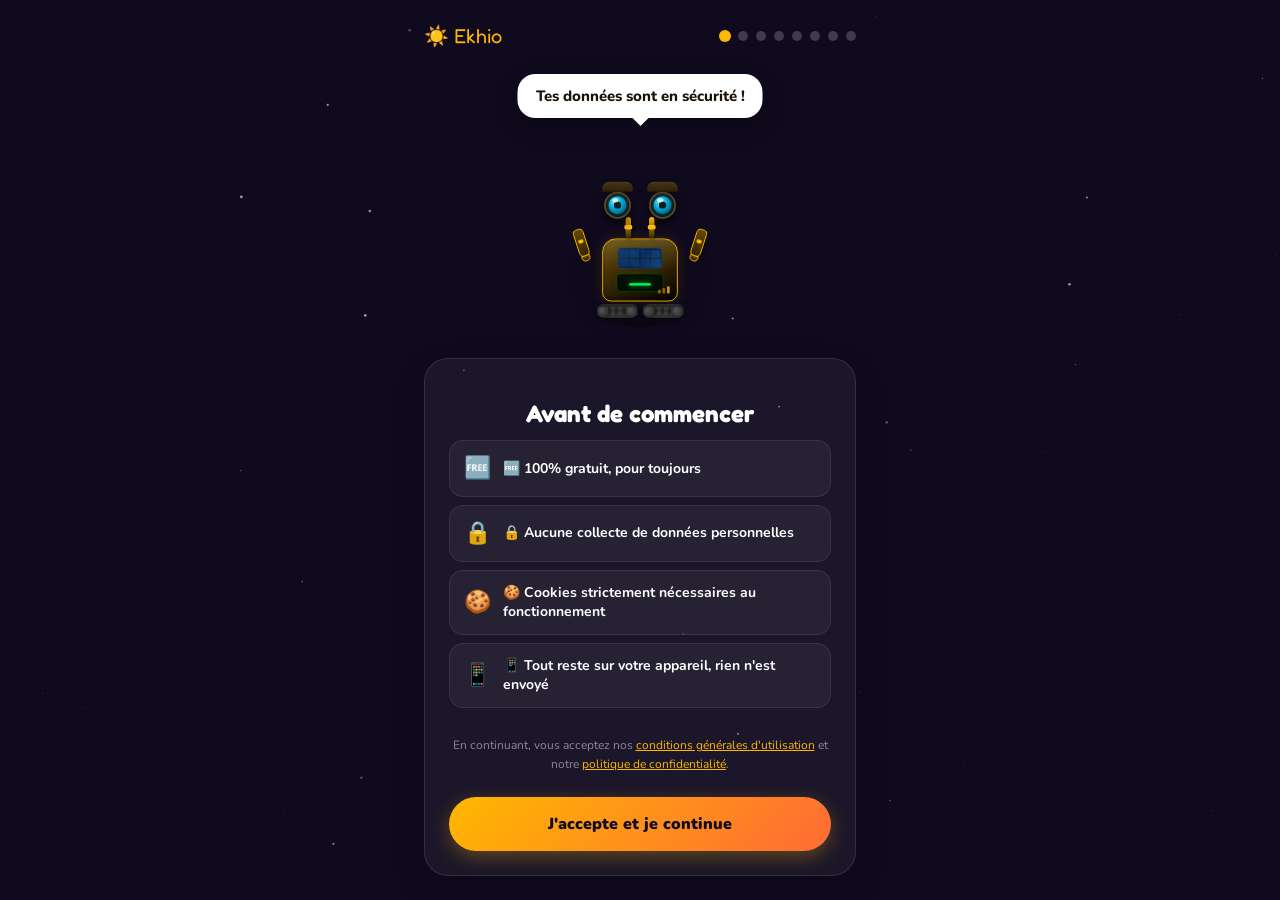
<file: app.html>
<!DOCTYPE html>
<html lang="fr" id="html-root">
<head>
<script>
// INITIALISATION PROFIL ET CONSENTEMENT EKHIO
if(!localStorage.getItem('ekhio_profiles') || !localStorage.getItem('ekhio_active_profile')) {
  window.location.replace('onboarding.html');
} else {
  const pid = localStorage.getItem('ekhio_active_profile');
  const profiles = JSON.parse(localStorage.getItem('ekhio_profiles') || '[]');
  window.__ekhioProfile = profiles.find(p => p.id === pid) || profiles[0];
  if(!window.__ekhioProfile) window.location.replace('onboarding.html');
  else {
    // Ensure age is numeric
    window.__ekhioProfile.age = parseInt(window.__ekhioProfile.age || 5, 10);
    localStorage.setItem('ekhio_active_profile', window.__ekhioProfile.id);
  }
}
</script>
<meta charset="UTF-8">
<meta name="viewport" content="width=device-width, initial-scale=1.0, viewport-fit=cover, user-scalable=no">
<meta name="theme-color" content="#FFB800">
<title>Ekhio — Application</title>
<meta name="description" content="Tableau de bord d'éducation positive Ekhio. Développé par Artean Digital Studio (arteandigital.fr) et déployé par l'Association Herrichain (herrichain.org)." />
<!-- PWA Support -->
<link rel="manifest" href="manifest.json" />
<meta name="apple-mobile-web-app-capable" content="yes" />
<meta name="apple-mobile-web-app-status-bar-style" content="black-translucent" />
<meta name="apple-mobile-web-app-title" content="Ekhio" />
<link rel="apple-touch-icon" href="icon-192.png" />
<link rel="apple-touch-icon" sizes="512x512" href="icon-512.png" />
<!-- Google Fonts -->
<link href="https://fonts.googleapis.com/css2?family=Nunito:wght@400;600;700;800;900&family=Fredoka+One&display=swap" rel="stylesheet">
<script>
  if ('serviceWorker' in navigator) {
    window.addEventListener('load', () => {
      navigator.serviceWorker.register('sw.js')
        .then(reg => console.log('Service Worker registered successfully.', reg.scope))
        .catch(err => console.warn('Service Worker registration failed.', err));
    });
  }
</script>
<link rel="stylesheet" href="robot.css">
<script src="i18n.js"></script>
<script src="robot.js"></script>
<style>
*,*::before,*::after{box-sizing:border-box;margin:0;padding:0;-webkit-tap-highlight-color:transparent;}
body{font-family:'Nunito',sans-serif;background:var(--bg,#FFF9F0);color:var(--text,#1A1208);padding-bottom:100px;min-height:100dvh;overflow-x:hidden;}
button{cursor:pointer;background:none;border:none;font:inherit;}
ul{list-style:none;}
/* Age Colors */
:root {
  --age-color: #FFB800; /* Default Amber Sun */
  --bg: #FFF9F0;
  --surface: rgba(255, 255, 255, 0.7);
  --glass: rgba(255, 255, 255, 0.4);
  --border: rgba(15, 10, 30, 0.1);
  --text: #0F0A1E;
  --muted: #6B5B3E;
  --faint: #B8A898;
}

body {
  --midnight: #0F0A1E;
  --amber-sun: #FFB800;
  background: radial-gradient(circle at top, #FFF9F0 0%, #ede7df 100%);
  color: var(--text);
  padding-bottom: 110px;
  min-height: 100dvh;
  overflow-x: hidden;
}

body.dark {
  --bg: #0F0A1E;
  --surface: rgba(26, 16, 48, 0.8);
  --glass: rgba(26, 16, 48, 0.6);
  --border: rgba(255, 184, 0, 0.1);
  --text: #FFF;
  --muted: #B8A898;
  --faint: #4A3A6A;
  background: radial-gradient(circle at top, #1a142e 0%, #0F0A1E 100%);
}

.glass-card {
  background: var(--surface);
  backdrop-filter: blur(16px);
  -webkit-backdrop-filter: blur(16px);
  border: 1px solid var(--border);
  box-shadow: 0 8px 32px 0 rgba(15, 10, 30, 0.05);
}

/* TOPBAR */
.topbar {
  position: sticky; top: 0; z-index: 100;
  background: rgba(255, 184, 0, 0.9);
  backdrop-filter: blur(12px); -webkit-backdrop-filter: blur(12px);
  padding: 12px 20px; display: flex; align-items: center; justify-content: space-between;
  box-shadow: 0 4px 30px rgba(0,0,0,0.1); color: #0F0A1E;
  border-bottom: 1px solid rgba(255,255,255,0.2);
}
.logo { display:flex; align-items:center; gap:10px; }
.logo-icon {
  width: 42px; height: 42px; background: #0F0A1E; border-radius: 14px;
  display: flex; align-items: center; justify-content: center; font-size: 24px;
  box-shadow: 0 4px 12px rgba(15, 10, 30, 0.2);
}
.logo h1 { font-family:'Fredoka One',cursive; font-size: 22px; line-height: 1; color: #0F0A1E; }
.topbar-btn-group { display:flex; gap:10px; }
.topbar-btn {
  width: 38px; height: 38px; background: rgba(15, 10, 30, 0.1); border-radius: 50%;
  display: flex; align-items: center; justify-content: center; color: #0F0A1E; font-size: 18px;
  transition: 0.3s cubic-bezier(0.175, 0.885, 0.32, 1.275);
}
.topbar-btn:active { transform: scale(0.9); background: rgba(15, 10, 30, 0.2); }

/* MAIN WRAP */
.main{max-width:480px;margin:0 auto;padding:16px;}
.view{display:none;flex-direction:column;}
.view.act{display:flex;}
.sec-title{font-family:'Fredoka One',cursive;font-size:21px;color:var(--text);margin-bottom:14px;margin-top:20px;}

/* DASHBOARD */
.hero {
  background: linear-gradient(135deg, #1A1208, #2D1F0A);
  border-radius: 32px; padding: 30px 24px; margin-bottom: 24px;
  position: relative; overflow: hidden;
  box-shadow: 0 20px 60px rgba(0,0,0,0.2); text-align: center;
  border: 1px solid rgba(255,255,255,0.1);
}
.hero::before {
  content: ''; position: absolute; top: -50%; left: -50%; width: 200%; height: 200%;
  background: radial-gradient(circle at center, rgba(255,184,0,0.1) 0%, transparent 70%);
  pointer-events: none;
}
.star-counter {
  font-family: 'Fredoka One', cursive; font-size: 56px; color: var(--age-color);
  line-height: 1; margin-bottom: 8px; text-shadow: 0 0 30px rgba(255,184,0,0.5);
  transition: transform 0.3s cubic-bezier(0.34, 1.56, 0.64, 1), color 0.3s;
}
.star-counter.pop { transform: scale(1.3); }
.star-label{font-size:12px;font-weight:800;color:rgba(255,255,255,.5);text-transform:uppercase;letter-spacing:.1em;}
.robot-container{display:flex;justify-content:center;margin:60px 0 10px;height:180px;position:relative;transform:scale(0.95);}
.robot-bubble{position:absolute;bottom:100%;margin-bottom:20px;left:50%;transform:translateX(-50%);background:#fff;color:#1A1208;padding:10px 16px;border-radius:18px;font-size:13px;font-weight:800;box-shadow:0 8px 24px rgba(0,0,0,.3);transition:.3s;z-index:10;max-width:80%;text-align:center;}
.robot-bubble::after{content:'';position:absolute;bottom:-6px;left:50%;transform:translateX(-50%);border-width:6px 6px 0;border-style:solid;border-color:#fff transparent transparent transparent;}
.daily-prog{background:rgba(255,255,255,.1);border-radius:999px;height:12px;overflow:hidden;margin-top:14px;}
.daily-fill{height:100%;background:var(--age-color);border-radius:999px;transition:width 0.6s cubic-bezier(0.22, 1, 0.36, 1);}
.daily-visual-stars { display: flex; justify-content: center; gap: 6px; margin-top: 10px; font-size: 20px; flex-wrap: wrap; }
.v-star { opacity: 0.2; transition: 0.4s cubic-bezier(0.34, 1.56, 0.64, 1); transform: scale(0.8); }
.v-star.on {
  opacity: 1; transform: scale(1.15);
  filter: drop-shadow(0 0 6px rgba(255,184,0,0.5));
  animation: starPop 0.5s cubic-bezier(0.34, 1.56, 0.64, 1);
}
@keyframes starPop {
  0% { transform: scale(0.3); opacity: 0; }
  50% { transform: scale(1.4); }
  100% { transform: scale(1.15); opacity: 1; }
}
/* Glow pulse on active stars */
.v-star.on { animation: starGlow 2s ease-in-out infinite alternate; }
@keyframes starGlow {
  0% { filter: drop-shadow(0 0 4px rgba(255,184,0,0.3)); }
  100% { filter: drop-shadow(0 0 10px rgba(255,184,0,0.7)); }
}
@media (max-width: 380px) {
  .daily-visual-stars { font-size: 16px; gap: 4px; }
}

/* Confetti burst */
.confetti-burst {
  position: fixed; top: 50%; left: 50%; z-index: 9999; pointer-events: none;
}
.confetti-particle {
  position: absolute; width: 8px; height: 8px; border-radius: 2px;
  animation: confettiFall 1s cubic-bezier(0.25, 0.46, 0.45, 0.94) forwards;
}
@keyframes confettiFall {
  0% { transform: translate(0, 0) rotate(0deg) scale(1); opacity: 1; }
  100% { transform: translate(var(--cx), var(--cy)) rotate(720deg) scale(0); opacity: 0; }
}

/* GRID LISTS */
.beh-grid{display:grid;grid-template-columns:1fr 1fr;gap:12px;}
.beh-card{background:var(--surface);border:1.5px solid var(--border);border-radius:18px;padding:16px 12px;display:flex;flex-direction:column;align-items:center;text-align:center;gap:8px;cursor:pointer;transition:transform .2s,box-shadow .2s;box-shadow:0 2px 8px rgba(0,0,0,.06);position:relative;overflow:hidden;}
.beh-card:active{transform:scale(.96);}
.beh-card.done{opacity:0.4; pointer-events:none;}
/* Ripple effect */
.beh-card .ripple {
  position: absolute; border-radius: 50%; transform: scale(0);
  animation: rippleAnim 0.6s ease-out; background: rgba(255,184,0,0.25);
  pointer-events: none;
}
@keyframes rippleAnim {
  to { transform: scale(4); opacity: 0; }
}
    
/* PARENT FAB */
.fab-parent { 
  position: fixed; bottom: 100px; right: 20px; z-index: 1000;
  width: 56px; height: 56px; border-radius: 28px; background: var(--age-color);
  box-shadow: 0 4px 16px rgba(0,0,0,0.3); display: flex; align-items:center; justify-content:center;
  font-size: 24px; color: #0F0A1E; transition: .2s; border: 3px solid #FFF;
}
.fab-parent:active { transform: scale(0.9); }
.parent-tools-menu {
  position: fixed; bottom: 165px; right: 20px; z-index: 3000;
  background: var(--surface); border: 2.5px solid var(--age-color);
  border-radius: 20px; padding: 12px; display: none; flex-direction: column; gap: 8px;
  box-shadow: 0 8px 32px rgba(0,0,0,0.25); min-width: 180px;
  backdrop-filter: blur(16px); -webkit-backdrop-filter: blur(16px);
}
.parent-tools-menu.open { display: flex !important; }
.ptm-btn {
  padding: 10px 14px; border-radius: 12px; background: rgba(0,0,0,0.05); text-align: left;
  font-weight: 800; font-size: 13px; color: var(--text); display: flex; align-items: center; gap: 10px;
}
.ptm-btn:active { background: var(--age-color); color: #FFF; }

.beh-card.done::after{content:'✓';position:absolute;top:8px;right:10px;font-size:18px;color:#2ECC71;font-weight:900;}
.beh-card .ic{font-size:36px;margin-bottom:4px;}
.beh-card .lbl{font-size:12px;font-weight:800;color:var(--text);line-height:1.2;}
.beh-card .badge{background:var(--age-color);color:#fff;font-size:10px;font-weight:900;padding:3px 8px;border-radius:999px;}
.beh-card.chal{border-color:var(--age-color);background:rgba(255,184,0,.05);}

/* REWARDS */
.rew-item{background:var(--surface);border:1.5px solid var(--border);border-radius:18px;padding:14px;display:flex;align-items:center;gap:12px;margin-bottom:10px;box-shadow:0 2px 8px rgba(0,0,0,.06);transition:.2s;}
.rew-item.ul{border-color:#2ECC71;background:linear-gradient(135deg,#F0FFF7,#E0FFEE);cursor:pointer}
.rew-item.nx{border-color:var(--age-color);background:linear-gradient(135deg,#FFFBF0,#FFF3DC)}
.rew-item.lk{opacity:.6}
body.dark .rew-item.ul{background:linear-gradient(135deg,rgba(46,204,113,0.1),rgba(46,204,113,0.05));}
body.dark .rew-item.nx{background:linear-gradient(135deg,rgba(255,184,0,0.1),rgba(255,184,0,0.05));}
.rew-ic{font-size:32px;flex-shrink:0}
.rew-info{flex:1}
.rew-title{font-weight:800;font-size:14px;color:var(--text)}
.rew-desc{font-size:11px;color:var(--muted);margin-top:2px}
.rew-cost{font-family:'Fredoka One',cursive;font-size:18px;color:#E09800;flex-shrink:0}

/* BADGES */
.badges-grid { display:grid; grid-template-columns:1fr 1fr; gap:12px; margin-bottom:24px; }
.b-card { background:var(--surface); border:1.5px solid var(--border); border-radius:18px; padding:16px; text-align:center; position:relative; opacity:0.4; filter:grayscale(100%); transition:0.3s; }
.b-card.unlocked { opacity:1; filter:grayscale(0%); border-color:var(--age-color); box-shadow:0 4px 12px rgba(255,184,0,0.2); }
.b-card .b-em { font-size:40px; margin-bottom:8px; line-height:1; }
.b-card .b-ti { font-size:12px; font-weight:900; margin-bottom:4px; color:var(--text); }
.b-card .b-de { font-size:10px; color:var(--muted); line-height:1.2; }
.b-card .b-bonus { position:absolute; top:-8px; right:-8px; background:#E8344A; color:#FFF; font-weight:900; font-size:10px; padding:4px 8px; border-radius:12px; box-shadow:0 2px 8px rgba(0,0,0,0.2); }


/* PARENT / SETTINGS */
.s-card{background:var(--surface);border:1.5px solid var(--border);border-radius:18px;padding:18px;margin-bottom:14px}
.s-row{display:flex;align-items:center;justify-content:space-between;padding:12px 0;border-bottom:1px solid rgba(0,0,0,.06)}
.s-row:last-child{border-bottom:none}
.s-input{width:100%;padding:12px 14px;border:1.5px solid var(--border);border-radius:12px;font:inherit;font-size:14px;font-weight:700;background:var(--bg);margin-bottom:8px;color:var(--text);}
.s-input:focus{outline:none;border-color:var(--age-color);}
.btn-save{background:var(--age-color);color:#fff;border-radius:12px;padding:14px;font-weight:800;font-size:15px;width:100%;text-align:center;border:none;}

/* Language selector */
.lang-select {
  padding: 10px 14px; border-radius: 12px; border: 1.5px solid var(--border);
  background: var(--bg); color: var(--text); font: inherit; font-weight: 700;
  font-size: 14px; width: 140px; cursor: pointer;
}
.lang-select:focus { outline: none; border-color: var(--age-color); }

/* NAVIGATION */
.bottom-nav {
  position: fixed; bottom: 20px; left: 16px; right: 16px;
  background: rgba(255, 249, 240, 0.7);
  backdrop-filter: blur(24px); -webkit-backdrop-filter: blur(24px);
  border: 1px solid rgba(15, 10, 30, 0.05);
  display: flex; justify-content: space-around; padding: 10px 4px;
  border-radius: 28px;
  box-shadow: 0 8px 32px rgba(15, 10, 30, 0.15); z-index: 200;
}
body.dark .bottom-nav {
  background: rgba(26, 16, 48, 0.8);
  border-color: rgba(255, 184, 0, 0.1);
}
.nav-item {
  display: flex; flex-direction: column; align-items: center; gap: 2px;
  min-width: 48px; border-radius: 16px; color: var(--faint); font-size: 9px;
  font-weight: 800; text-transform: uppercase; transition: .3s;
  white-space: nowrap; overflow: hidden; text-overflow: ellipsis;
}
.nav-item .ni { font-size: 22px; line-height: 1; transition: 0.3s; }
.nav-item.act { color: var(--age-color); }
.nav-item.act .ni { transform: translateY(-4px) scale(1.1); filter: drop-shadow(0 4px 8px rgba(255,184,0,0.4)); }
@media (max-width: 380px) {
  .nav-item { font-size: 8px; min-width: 40px; }
  .nav-item .ni { font-size: 20px; }
  .bottom-nav { padding: 8px 2px; bottom: 12px; left: 10px; right: 10px; }
}

.profile-selector{display:flex;gap:12px;overflow-x:auto;padding-bottom:12px;margin-bottom:10px;}
.p-sel-item{background:rgba(255,255,255,.1);border-radius:18px;padding:12px;display:flex;flex-direction:column;align-items:center;min-width:85px;border:2px solid transparent;color:#fff;transition:0.3s;}
.p-sel-item.act{border-color:var(--age-color);background:rgba(255,255,255,0.2);box-shadow: 0 8px 24px rgba(0,0,0,0.2);}
.p-sel-item .av{width:44px;height:44px;border-radius:14px;margin-bottom:8px;background:var(--age-color);box-shadow: 0 4px 10px rgba(0,0,0,0.15);}
.p-sel-add{opacity:0.5;border:2px dashed rgba(255,255,255,0.3);}
.p-sel-add:hover{opacity:0.8;}

/* --- OVERLAYS & MODALS (GLASSMORPHISM) --- */
.overlay {
  position: fixed; inset: 0; z-index: 2000;
  background: rgba(15, 10, 30, 0.6);
  backdrop-filter: blur(12px); -webkit-backdrop-filter: blur(12px);
  display: flex; align-items: flex-end; justify-content: center;
  padding: 16px; opacity: 0; pointer-events: none;
  transition: opacity 0.3s ease;
}
.overlay.open {
  opacity: 1; pointer-events: all;
}
.modal {
  background: var(--surface);
  border: 1.5px solid var(--border);
  border-radius: 24px; padding: 24px;
  width: 100%; max-width: 400px;
  box-shadow: 0 20px 40px rgba(0,0,0,0.2);
  transform: translateY(40px);
  transition: transform 0.35s cubic-bezier(0.34, 1.56, 0.64, 1);
  text-align: center;
}
.overlay.open .modal {
  transform: translateY(0);
}
.m-em {
  font-size: 48px; display: block; margin-bottom: 8px; line-height: 1;
}
.m-title {
  font-family: 'Fredoka One', cursive; font-size: 24px; margin-bottom: 8px; color: var(--text);
}
.m-desc {
  font-size: 14px; color: var(--muted); margin-bottom: 20px; line-height: 1.5;
}
.m-actions {
  display: flex; gap: 12px;
}
.btn {
  flex: 1; padding: 12px; border-radius: 999px; font-weight: 800; font-size: 14px;
  text-align: center; cursor: pointer; transition: transform 0.15s, filter 0.15s;
  display: inline-flex; align-items: center; justify-content: center;
}
.btn:active { transform: scale(0.96); }
.btn-p {
  background: var(--age-color); color: #FFF;
  box-shadow: 0 4px 12px rgba(var(--robot-accent-rgb, 255,184,0), 0.3);
}
.btn-p:hover { filter: brightness(1.1); }
.btn-s {
  background: rgba(0,0,0,0.05); color: var(--muted);
}
body.dark .btn-s { background: rgba(255,255,255,0.08); color: var(--muted); }

/* --- PARENT PIN SPACE --- */
.pin-dots {
  display: flex; justify-content: center; gap: 16px; margin: 20px 0;
}
.pin-dot {
  width: 16px; height: 16px; border-radius: 50%;
  border: 2px solid var(--faint); background: transparent;
  transition: background 0.2s, border-color 0.2s;
}
.pin-dot.fill {
  background: var(--age-color); border-color: var(--age-color);
  box-shadow: 0 0 10px var(--age-color);
}
.pin-pad {
  display: grid; grid-template-columns: repeat(3, 1fr); gap: 12px;
  max-width: 280px; margin: 0 auto;
}
.pin-btn {
  aspect-ratio: 1; width: 70px; border-radius: 50%;
  background: rgba(0,0,0,0.04); color: var(--text);
  font-family: 'Fredoka One', cursive; font-size: 24px;
  display: flex; align-items: center; justify-content: center;
  transition: background 0.2s, transform 0.1s;
}
body.dark .pin-btn { background: rgba(255,255,255,0.06); }
.pin-btn:active {
  background: var(--age-color); color: #0F0A1E; transform: scale(0.9);
}

/* --- SOS / BREATH GUIDE --- */
.breath-circle {
  width: 120px; height: 120px; border-radius: 50%;
  background: radial-gradient(circle, var(--age-color) 0%, rgba(255,184,0,0.4) 100%);
  margin: 30px auto;
  box-shadow: 0 0 30px rgba(var(--robot-accent-rgb, 255,184,0), 0.5);
  animation: breathe 14s infinite ease-in-out;
}
@keyframes breathe {
  0%, 100% { transform: scale(0.7); filter: brightness(0.8); } /* Start Inhale (4s) */
  28.5% { transform: scale(1.3); filter: brightness(1.2); }    /* End Inhale (4s) */
  57.1% { transform: scale(1.3); filter: brightness(1.2); }    /* Hold (4s) */
  100% { transform: scale(0.7); filter: brightness(0.8); }     /* Exhale (6s) */
}

/* --- RULES --- */
.rule-card {
  background: var(--surface); border: 1.5px solid var(--border);
  border-radius: 16px; padding: 14px 18px; margin-bottom: 10px;
  display: flex; flex-direction: column; gap: 4px;
  box-shadow: 0 2px 8px rgba(0,0,0,0.04);
}
.rule-title {
  font-weight: 800; font-size: 15px; color: var(--text);
}

/* --- HISTORY --- */
.hist-item {
  background: var(--surface); border: 1.5px solid var(--border);
  border-radius: 16px; padding: 12px 16px; display: flex; align-items: center;
  gap: 12px; margin-bottom: 8px; box-shadow: 0 2px 8px rgba(0,0,0,0.04);
}
.hist-item.type-earn { border-left: 4px solid var(--age-color); }
.hist-item.type-use { border-left: 4px solid #E8344A; }

/* --- WEEK BAR --- */
.week-bar {
  display: flex; flex-direction: row; justify-content: center; gap: 8px;
  margin-bottom: 16px; padding: 8px 0; align-items: flex-start;
  flex-wrap: nowrap;
}
.w-day {
  display: flex; flex-direction: column; align-items: center; gap: 4px;
  min-width: 32px;
}
.wd-l {
  font-size: 11px; font-weight: 900; color: rgba(255,255,255,0.4);
  text-transform: uppercase; letter-spacing: 0.05em;
}
.wd-d {
  width: 28px; height: 28px; border-radius: 50%;
  background: rgba(255,255,255,0.08); display: flex;
  align-items: center; justify-content: center;
  font-size: 12px; opacity: 0.3; transition: 0.3s;
}
.w-day.act .wd-l { color: var(--age-color); }
.w-day.act .wd-d {
  opacity: 1; background: var(--age-color);
  box-shadow: 0 0 12px rgba(255,184,0,0.4);
  transform: scale(1.15);
}
@media (max-width: 380px) {
  .week-bar { gap: 4px; }
  .wd-l { font-size: 9px; }
  .wd-d { width: 24px; height: 24px; font-size: 10px; }
}

/* --- SOS BUTTON --- */
.sos-btn {
  position: absolute; top: 12px; right: 12px;
  width: 44px; height: 44px; border-radius: 50%;
  background: rgba(232, 52, 74, 0.2); border: 2px solid rgba(232, 52, 74, 0.4);
  display: flex; align-items: center; justify-content: center;
  font-size: 22px; cursor: pointer; z-index: 10;
  transition: 0.3s cubic-bezier(0.175, 0.885, 0.32, 1.275);
  animation: sosPulse 2s infinite;
}
.sos-btn:active { transform: scale(0.9); }
@keyframes sosPulse {
  0%, 100% { box-shadow: 0 0 0 0 rgba(232,52,74,0.3); }
  50% { box-shadow: 0 0 0 8px rgba(232,52,74,0); }
}

/* --- GAME LOCKED --- */
.game-locked {
  text-align: center; padding: 40px 20px;
  background: var(--surface); border: 1.5px solid var(--border);
  border-radius: 24px; margin-bottom: 20px;
}

/* --- BANK BOX (Teens) --- */
.bank-box {
  background: linear-gradient(135deg, var(--surface), rgba(255,184,0,0.08));
  border: 1.5px solid var(--border); border-radius: 20px;
  padding: 20px; text-align: center; margin-bottom: 16px;
}
.bank-val {
  font-family: 'Fredoka One', cursive; font-size: 36px;
  color: var(--age-color); line-height: 1;
}

/* --- GAME CANVAS --- */
#gameCanvas {
  max-width: 100%; height: auto; aspect-ratio: 400 / 250;
  border-radius: 16px; border: 2.5px solid var(--border);
  background: var(--bg); display: block; margin: 0 auto;
  box-shadow: 0 8px 24px rgba(0,0,0,0.1);
}
</style>
</head>
<body>

<header class="topbar">
  <div class="logo">
    <div class="logo-icon">🤖</div>
    <h1 id="appName">Ekhio</h1>
  </div>
  <div class="topbar-btn-group">
    <button class="topbar-btn" onclick="toggleDark()" id="darkBtn">🌙</button>
    <button class="topbar-btn" onclick="openNav('parent')">⚙️</button>
  </div>
</header>

<main class="main">

  <!-- HOME VIEW -->
  <div class="view act" id="view-home">
    <!-- Parent Floating Menu -->
    <button class="fab-parent" onclick="toggleParentTools()" id="fabP">⚙️</button>
    <div class="parent-tools-menu" id="ptm">
      <div style="font-size:11px; font-weight:900; opacity:0.6; text-transform:uppercase; margin-bottom:4px;" data-i18n="app_parent_hub"></div>
      <button class="ptm-btn" onclick="promptAddBehavior()">➕ <span data-i18n="app_new_challenge"></span></button>
      <button class="ptm-btn" onclick="promptAddReward()">🎁 <span data-i18n="app_new_reward"></span></button>
      <button class="ptm-btn" onclick="fastBonus()">⭐ <span data-i18n="app_give_star"></span></button>
      <button class="ptm-btn" onclick="openNav('parent')" style="margin-top:4px; opacity:0.7;">⚙️ <span data-i18n="app_full_settings"></span></button>
    </div>
    <div class="hero" id="hero-box">
      <!-- Selector for multi-profiles inside hero if > 1 -->
      <div class="profile-selector" id="profileSelector" style="display:none;"></div>
      
      <!-- Sos Btn for 3-10 -->
      <button class="sos-btn" id="sosBtn" onclick="openSOS()" style="display:none;">😟</button>

      <div class="week-bar" id="weekBar"></div>

      <div class="star-counter" id="totalStars">0</div>
      <div class="star-label" id="heroName">NomEnfant</div>
      
      <div class="robot-container">
        <div class="robot-bubble" id="rbBubble"></div>
        <div class="robot-scene" style="transform: scale(0.95); transform-origin: top center;">
          <div class="robot-float" id="robot-float">
            <div class="walle-wrap curious" id="robot" onclick="Robot.bounce()">
              <div class="walle-neck" id="robot-neck">
                <div class="walle-stem"></div>
                <div class="walle-eyes">
                  <div class="walle-eye-unit"><div class="walle-eye-hood"></div><div class="walle-eye"><div class="walle-eyelid" id="eyelid-l"></div><div class="walle-iris"></div><div class="walle-pupil"></div><div class="walle-eye-shine"></div></div></div>
                  <div class="walle-eye-unit"><div class="walle-eye-hood"></div><div class="walle-eye"><div class="walle-eyelid" id="eyelid-r"></div><div class="walle-iris"></div><div class="walle-pupil"></div><div class="walle-eye-shine"></div></div></div>
                </div>
                <div class="walle-stem"></div>
              </div>
              <div class="walle-arms"><div class="walle-arm left"></div><div class="walle-arm right"></div></div>
              <div class="walle-body">
                <div class="walle-solar"><div class="walle-solar-cell"></div><div class="walle-solar-cell"></div><div class="walle-solar-cell"></div><div class="walle-solar-cell"></div><div class="walle-solar-cell"></div><div class="walle-solar-cell"></div><div class="walle-solar-cell"></div><div class="walle-solar-cell"></div></div>
                <div class="walle-screen"><div class="walle-screen-inner"><div class="walle-mouth" id="robot-mouth"><svg viewBox="0 0 38 14"><path class="mouth-path" id="mouth-path" d="M4,7 Q19,7 34,7"/></svg></div></div></div>
                <div class="walle-charge"><div class="walle-charge-bar"></div><div class="walle-charge-bar"></div><div class="walle-charge-bar"></div></div>
              </div>
              <div class="walle-tracks"><div class="walle-track"><div class="walle-track-wheel front"></div><div class="walle-track-wheel back"></div></div><div class="walle-track"><div class="walle-track-wheel front"></div><div class="walle-track-wheel back"></div></div></div>
            </div>
          </div>
          <div class="robot-shadow"></div>
        </div>
      </div>

      <div class="daily-visual-stars" id="dailyVisualStars"></div>
      <div class="daily-prog"><div class="daily-fill" id="dailyProgFill" style="width:0%"></div></div>
      <div style="font-size:11px;color:rgba(255,255,255,.5);margin-top:6px;font-weight:700;"><span id="dailyStars">0</span> / <span id="maxStars">5</span>⭐ <span data-i18n="app_today"></span></div>
    </div>

    <div class="sec-title" style="display:flex;justify-content:space-between;align-items:center;">
      <span data-i18n="app_daily_challenges"></span>
      <button class="btn btn-s" style="padding:6px 12px;font-size:12px;flex:none;" onclick="_openTab('rules')" data-i18n="app_rules_btn"></button>
    </div>
    <div class="beh-grid" id="behGrid"></div>
  </div>

  <!-- RULES VIEW -->
  <div class="view" id="view-rules">
    <div class="sec-title" style="margin-top:4px;" data-i18n="app_rules_title"></div>
    <div id="rulesList"></div>
    <button class="btn-save" style="margin-top:20px;" onclick="_openTab('home')" data-i18n="app_back"></button>
  </div>

  <!-- REWARDS VIEW -->
  <div class="view" id="view-rewards">
    <div class="sec-title" id="rewTitle" style="margin-top:4px;" data-i18n="app_rewards_catalog"></div>
    
    <!-- Bank for Teens -->
    <div id="bankView" style="display:none;">
      <div class="bank-box">
        <div style="font-size:12px;font-weight:800;opacity:0.6;margin-bottom:4px;text-transform:uppercase;" data-i18n="app_savings_account"></div>
        <div class="bank-val" id="bankStars">0⭐</div>
        <div style="font-size:14px;margin-top:10px;" data-i18n="app_save_for_goals"></div>
      </div>
      <div style="display:flex;gap:8px;margin-bottom:20px;">
        <button class="btn btn-p" onclick="mvBank(1)" data-i18n="app_add_to_savings"></button>
        <button class="btn btn-p" onclick="mvBank(5)">+5</button>
      </div>
    </div>
    
    <div id="rewList"></div>
  </div>

  <!-- HISTORY VIEW (Badges + Hist) -->
  <div class="view" id="view-stats">
    <div class="sec-title" style="margin-top:4px;" data-i18n="app_trophies"></div>
    <div class="badges-grid" id="badgesGrid"></div>
    <div class="sec-title" style="margin-top:20px;" data-i18n="app_recent_history"></div>
    <div id="histList"></div>
  </div>

  <!-- GAME VIEW -->
  <div class="view" id="view-game">
    <div class="sec-title" id="gameTitle" style="margin-top:4px;" data-i18n="app_game_title"></div>
    
    <!-- Game section -->
    <div id="gameSection">
      <div id="gameLocked" class="game-locked">
        <div style="font-size:64px;margin-bottom:16px;">🔒</div>
        <div style="font-family:'Fredoka One';font-size:24px;" data-i18n="app_game_locked"></div>
        <div style="margin-top:10px;color:var(--muted)"><strong id="gameReqStars">10</strong> <span data-i18n="app_game_locked_desc"></span></div>
      </div>
      <div id="gamePlay" style="display:none;text-align:center;">
        <div style="display:flex;justify-content:space-between;align-items:center;padding:10px;">
          <div style="font-family:'Fredoka One';font-size:20px;"><span data-i18n="app_game_score"></span>: <span id="gScore">0</span></div>
          <div style="font-size:20px;color:#E8344A;" id="gLives">❤️❤️❤️</div>
        </div>
        <canvas id="gameCanvas" width="400" height="250"></canvas>
        <button class="btn-save" style="margin-top:16px;" onclick="startGame()" data-i18n="app_game_play"></button>
        <div style="font-size:12px;color:var(--muted);margin-top:12px;" data-i18n="app_game_tap"></div>
      </div>
    </div>

    <!-- Emotion Journal section for teens -->
    <div id="journalSection" style="display:none;">
      <p style="margin-bottom:20px;color:var(--muted)" data-i18n="app_journal_prompt"></p>
      <div class="beh-grid">
        <div class="beh-card" onclick="logMood('😀','app_mood_great')"><div class="ic">😀</div><div class="lbl" data-i18n="app_mood_great"></div></div>
        <div class="beh-card" onclick="logMood('🙂','app_mood_good')"><div class="ic">🙂</div><div class="lbl" data-i18n="app_mood_good"></div></div>
        <div class="beh-card" onclick="logMood('😐','app_mood_neutral')"><div class="ic">😐</div><div class="lbl" data-i18n="app_mood_neutral"></div></div>
        <div class="beh-card" onclick="logMood('😠','app_mood_angry')"><div class="ic">😠</div><div class="lbl" data-i18n="app_mood_angry"></div></div>
        <div class="beh-card" onclick="logMood('😢','app_mood_sad')"><div class="ic">😢</div><div class="lbl" data-i18n="app_mood_sad"></div></div>
        <div class="beh-card" onclick="logMood('🥱','app_mood_tired')"><div class="ic">🥱</div><div class="lbl" data-i18n="app_mood_tired"></div></div>
      </div>
    </div>
  </div>

  <!-- PARENT VIEW -->
  <div class="view" id="view-parent">
    <div class="sec-title" style="margin-top:4px;" data-i18n="app_parent_mode"></div>
    <div class="s-card">
      <div class="s-row">
        <div><strong data-i18n="app_child_name"></strong></div>
        <input type="text" id="set-name" class="s-input" style="width:140px;margin:0" onchange="saveProfileSettings()">
      </div>
      <div class="s-row">
        <div><strong data-i18n="app_child_age"></strong></div>
        <input type="number" id="set-age" class="s-input" min="3" max="18" style="width:80px;margin:0" onchange="saveProfileSettings()">
      </div>
      <div class="s-row">
        <div><strong data-i18n="app_avatar_color"></strong></div>
        <input type="color" id="set-color" class="s-input" style="width:80px;height:40px;padding:2px;margin:0" onchange="saveProfileSettings()">
      </div>
      <div class="s-row">
        <div><strong data-i18n="settings_photo"></strong></div>
        <div style="display:flex; flex-direction:column; align-items:flex-end; gap:8px;">
          <input type="file" id="set-photo-upload" accept="image/*" style="display:none;" onchange="handleSettingsPhotoUpload(event)">
          <div style="display:flex; gap:8px;">
            <button class="btn btn-s" style="padding:6px 10px; font-size:12px;" onclick="document.getElementById('set-photo-upload').click()" data-i18n="settings_photo_change"></button>
            <button class="btn btn-s" style="padding:6px 10px; font-size:12px; border-color:#E8344A; color:#E8344A;" id="btn-remove-photo" onclick="removeSettingsPhoto()" data-i18n="settings_photo_remove"></button>
          </div>
        </div>
      </div>
      <div class="s-row">
        <div><strong data-i18n="app_max_stars_day"></strong></div>
        <input type="number" id="set-max" class="s-input" min="1" max="10" style="width:80px;margin:0" onchange="saveProfileSettings()">
      </div>
      <div class="s-row" id="pin-settings-row">
        <div><strong data-i18n="app_pin_code"></strong><div style="font-size:11px;color:var(--muted);" data-i18n="app_pin_protect"></div></div>
        <div style="display:flex;flex-direction:column;gap:6px;align-items:flex-end;">
          <div id="pin-status" style="font-size:12px;font-weight:800;"></div>
          <input type="number" id="set-pin" class="s-input" placeholder="0000" style="width:100px;margin:0" onchange="saveProfileSettings()">
          <div style="display:flex;gap:6px;">
            <button class="btn btn-s" style="padding:6px 10px;font-size:11px;flex:none;border-radius:8px;" id="pin-toggle-btn" onclick="togglePinProtection()"></button>
          </div>
        </div>
      </div>
      <div class="s-row">
        <div><strong data-i18n="app_language"></strong></div>
        <select class="lang-select" id="set-lang" onchange="switchLang(this.value)">
          <option value="fr">🇫🇷 Français</option>
          <option value="en">🇬🇧 English</option>
          <option value="es">🇪🇸 Español</option>
          <option value="eu">🟢 Euskara</option>
        </select>
      </div>
    </div>

    <!-- Behavior & Rewards Manage -->
    <div class="sec-title" style="font-size:18px;" data-i18n="app_manage_behaviors"></div>
    <div class="s-card">
      <button class="btn-save" style="margin-bottom:16px;background:#2ECC71" onclick="fastBonus()" data-i18n="app_give_bonus"></button>
      <div style="display:flex;gap:8px;margin-bottom:8px;">
        <input type="text" id="nbEm" class="s-input" placeholder="🎯" style="width:60px">
        <input type="text" id="nbL" class="s-input" data-i18n="app_new_challenge">
        <input type="number" id="nbS" class="s-input" placeholder="⭐" style="width:60px" value="1">
      </div>
      <button class="btn-save" style="border-radius:12px;padding:10px;" onclick="addBehavior()" data-i18n="app_add"></button>
      <div id="behManageList" style="margin-top:16px;"></div>
    </div>
    
    <div class="sec-title" style="font-size:18px;" data-i18n="app_manage_rewards"></div>
    <div class="s-card">
      <div style="display:flex;gap:8px;margin-bottom:8px;">
        <input type="text" id="nrEm" class="s-input" placeholder="🎁" style="width:60px">
        <input type="text" id="nrL" class="s-input" data-i18n="app_new_reward">
        <input type="number" id="nrS" class="s-input" placeholder="Cout ⭐" style="width:80px">
      </div>
      <button class="btn-save" style="border-radius:12px;padding:10px;" onclick="addReward()" data-i18n="app_add"></button>
      <div id="rewManageList" style="margin-top:16px;"></div>
    </div>

    <!-- Manage Profiles -->
    <div class="sec-title" style="font-size:18px;" data-i18n="app_manage_profiles"></div>
    <div class="s-card">
      <div id="profileManageList" style="display:flex; flex-direction:column; gap:10px;"></div>
    </div>

    <div class="sec-title" style="font-size:18px;" data-i18n="app_advanced_options"></div>
    <div class="s-card" style="display:flex; flex-direction:column; gap:8px;">
      <button class="btn-save" style="background:#E8344A;" onclick="addProfile()" data-i18n="app_add_profile"></button>
      <button class="btn-save" style="background:transparent;border:2px solid #E8344A;color:#E8344A;" onclick="resetStats()" data-i18n="app_reset_stats"></button>
      <button class="btn-save" style="background:transparent;border:2px dashed #B8A898;color:#B8A898;" onclick="repairDashboard()" data-i18n="app_repair_dashboard"></button>
    </div>
  </div>

</main>

<nav class="bottom-nav">
  <button class="nav-item act" id="n-home" onclick="_openTab('home')">
    <span class="ni">🏠</span>
    <span data-i18n="app_challenges"></span>
  </button>
  <button class="nav-item" id="n-rewards" onclick="_openTab('rewards')">
    <span class="ni">🎁</span>
    <span data-i18n="app_rewards" id="n-rew-tx"></span>
  </button>
  <button class="nav-item" id="n-stats" onclick="_openTab('stats')">
    <span class="ni">🏆</span>
    <span data-i18n="app_trophies"></span>
  </button>
  <button class="nav-item" id="n-game" onclick="_openTab('game')">
    <span class="ni" id="n-game-ic">🎮</span>
    <span data-i18n="app_game" id="n-game-tx"></span>
  </button>
  <button class="nav-item" id="n-parent" onclick="openNav('parent')">
    <span class="ni">⚙️</span>
    <span data-i18n="app_settings"></span>
  </button>
</nav>

<!-- Modals -->
<div class="overlay" id="valModal">
  <div class="modal">
    <span class="m-em" id="vmEm">⭐</span>
    <h2 class="m-title" id="vmT"></h2>
    <p id="vmD" style="color:var(--muted);margin-bottom:20px;"></p>
    <div class="m-actions">
      <button class="btn btn-s" onclick="closeModals()" data-i18n="app_cancel"></button>
      <button class="btn btn-p" id="vmOk" onclick="confirmValidate()"></button>
    </div>
  </div>
</div>

<div class="overlay" id="rewModal">
  <div class="modal">
    <span class="m-em" id="rmEm">🎁</span>
    <h2 class="m-title" id="rmT"></h2>
    <p id="rmD" style="color:var(--muted);margin-bottom:20px;"></p>
    <div class="m-actions">
      <button class="btn btn-s" onclick="closeModals()" data-i18n="app_modal_later"></button>
      <button class="btn btn-p" id="rmOk" onclick="confirmReward()" data-i18n="app_modal_get"></button>
    </div>
  </div>
</div>

<div class="overlay" id="badgeModal">
  <div class="modal">
    <span class="m-em" id="bmEm">🏆</span>
    <h2 class="m-title" id="bmT"></h2>
    <p id="bmD" style="color:var(--muted);margin-bottom:20px;"></p>
    <div class="m-actions">
      <button class="btn btn-p" style="width:100%" onclick="closeModals();Robot.bounce()" data-i18n="app_modal_great"></button>
    </div>
  </div>
</div>

<div class="overlay" id="pinModal">
  <div class="modal">
    <h2 class="m-title" data-i18n="app_modal_parent_space"></h2>
    <p style="color:var(--muted);font-size:14px;" data-i18n="app_modal_enter_pin"></p>
    <div class="pin-dots" id="pinDots">
      <div class="pin-dot"></div><div class="pin-dot"></div><div class="pin-dot"></div><div class="pin-dot"></div>
    </div>
    <div class="pin-pad">
      <button class="pin-btn" onclick="addPin(1)">1</button>
      <button class="pin-btn" onclick="addPin(2)">2</button>
      <button class="pin-btn" onclick="addPin(3)">3</button>
      <button class="pin-btn" onclick="addPin(4)">4</button>
      <button class="pin-btn" onclick="addPin(5)">5</button>
      <button class="pin-btn" onclick="addPin(6)">6</button>
      <button class="pin-btn" onclick="addPin(7)">7</button>
      <button class="pin-btn" onclick="addPin(8)">8</button>
      <button class="pin-btn" onclick="addPin(9)">9</button>
      <button class="pin-btn" onclick="closeModals()" style="font-size:16px;">❌</button>
      <button class="pin-btn" onclick="addPin(0)">0</button>
      <button class="pin-btn" onclick="delPin()" style="font-size:16px;">🔙</button>
    </div>
  </div>
</div>

<div class="overlay" id="sosModal">
  <div class="modal">
    <h2 class="m-title" data-i18n="app_modal_big_sadness"></h2>
    <p style="color:var(--muted);margin-bottom:10px;" data-i18n="app_modal_breathe"></p>
    <div class="breath-circle" id="sosBreath"></div>
    <div id="sosText" style="font-family:'Fredoka One';font-size:24px;margin-bottom:20px;color:var(--age-color);"></div>
    <div class="m-actions">
      <button class="btn btn-p" id="sosFinish" onclick="finishSOS()" style="display:none;" data-i18n="app_modal_feel_better"></button>
    </div>
  </div>
</div>

<!-- PWA Install Banner -->
<div id="pwa-install-banner" style="display:none; position:fixed; bottom:100px; left:16px; right:16px; z-index:3000; background:var(--surface); border:2px solid var(--age-color); border-radius:20px; padding:16px 20px; box-shadow:0 12px 32px rgba(0,0,0,0.25); backdrop-filter:blur(16px); -webkit-backdrop-filter:blur(16px);">
  <div style="display:flex; align-items:center; gap:12px;">
    <div style="font-size:36px;">📲</div>
    <div style="flex:1;">
      <div style="font-weight:900;font-size:14px;color:var(--text);" data-i18n="pwa_install_title"></div>
      <div id="pwa-install-msg" style="font-size:12px;color:var(--muted);margin-top:2px;" data-i18n="pwa_install_desc"></div>
    </div>
  </div>
  <div style="display:flex;gap:8px;margin-top:12px;">
    <button class="btn btn-s" style="flex:1;" onclick="dismissInstallBanner()" data-i18n="pwa_install_dismiss"></button>
    <button class="btn btn-p" style="flex:1;" id="pwa-install-btn" onclick="installPWA()" data-i18n="pwa_install_btn"></button>
  </div>
</div>

<script>
// =============== STATE & CONSTANTS ===============
const P = window.__ekhioProfile;
const PID = P.id;

// Storage keys
const SK_STARS = `ekhio_stars_${PID}`;
const SK_BEH   = `ekhio_behaviors_${PID}`;
const SK_REW   = `ekhio_rewards_${PID}`;
const SK_HIST  = `ekhio_history_${PID}`;
const SK_DAY   = `ekhio_daily_${PID}_`;
const SK_SET   = `ekhio_settings_${PID}`;
const SK_ROBOT = `ekhio_robot_${PID}`;

const SK_BANK  = `ekhio_bank_${PID}`;
const SK_RULES = `ekhio_rules_${PID}`;
const SK_STATS = `ekhio_stats_${PID}`;
const SK_WEEK  = `ekhio_weekhist_${PID}`;

const DDATE = new Date().toISOString().split('T')[0];

const BADGES_CFG = [
  { id: 'b_1', e: '🌱', lk: 'app_badge_first', dk: 'app_badge_first_d', req: 1, bonus: 5 },
  { id: 'b_2', e: '🚀', lk: 'app_badge_launch', dk: 'app_badge_launch_d', req: 10, bonus: 10 },
  { id: 'b_3', e: '💫', lk: 'app_badge_shooting', dk: 'app_badge_shooting_d', req: 50, bonus: 20 },
  { id: 'b_4', e: '👑', lk: 'app_badge_legend', dk: 'app_badge_legend_d', req: 100, bonus: 50 }
];

const AGE_COLORS = [
  {min:3, max:6, c:'#FFB800'},
  {min:7, max:10, c:'#2ECC71'},
  {min:11, max:13, c:'#00D4FF'},
  {min:14, max:16, c:'#8B5CF6'},
  {min:17, max:18, c:'#E8344A'}
];

const BASE_RULES = [
  {id:'rr1',e:'🍽️',l:'Respect à table',d:'Je reste assis et je goûte à tout'},
  {id:'rr2',e:'🧸',l:'Soins aux affaires',d:'Je range ce que je dérange'},
  {id:'rr3',e:'🤗',l:'Douceur',d:'Je parle doucement et sans taper'},
  {id:'rr4',e:'🤝',l:'Coopération',d:'J aide quand on me le demande'},
  {id:'rr5',e:'👂',l:'Écoute',d:'J écoute papa et maman du premier coup'}
];

// ============ COMPORTEMENTS PAR TRANCHE D'ÂGE ============
const AGE_BEHS = {
  '3-6': [
    {id:'b36_1',e:'🦷',l:'Brossage des dents',s:1},
    {id:'b36_2',e:'🛏️',l:'Faire son lit',s:1},
    {id:'b36_3',e:'🧸',l:'Ranger ses jouets',s:1},
    {id:'b36_4',e:'🍽️',l:'Bien manger à table',s:1},
    {id:'b36_5',e:'🤗',l:'Être doux avec les autres',s:1},
    {id:'b36_6',e:'🙏',l:'Dire merci / s\'il te plaît',s:1},
    {id:'b36_7',e:'👕',l:'S\'habiller tout seul',s:1},
    {id:'b36_8',e:'🌙',l:'Routine du soir respectée',s:1},
    {id:'b36_9',e:'🎨',l:'Activité calme (dessin, puzzle)',s:1},
    {id:'b36_10',e:'☀️',l:'Dire bonjour avec le sourire',s:1}
  ],
  '7-12': [
    {id:'b712_1',e:'📚',l:'Devoirs terminés',s:1},
    {id:'b712_2',e:'🛏️',l:'Chambre rangée',s:1},
    {id:'b712_3',e:'🏃',l:'30 min de sport',s:1},
    {id:'b712_4',e:'📵',l:'1h sans écrans',s:1},
    {id:'b712_5',e:'🍽️',l:'Aider à débarrasser',s:1},
    {id:'b712_6',e:'📖',l:'Lire 15 minutes',s:1},
    {id:'b712_7',e:'🧹',l:'Aider aux tâches ménagères',s:1},
    {id:'b712_8',e:'🤝',l:'Être poli et respectueux',s:1},
    {id:'b712_9',e:'🌳',l:'Jouer dehors 20 min',s:1},
    {id:'b712_10',e:'😴',l:'Se coucher à l\'heure',s:1}
  ],
  '13-18': [
    {id:'b1318_1',e:'⏰',l:'Se lever à l\'heure',s:1},
    {id:'b1318_2',e:'📚',l:'Révisions / devoirs faits',s:1},
    {id:'b1318_3',e:'🏋️',l:'Activité sportive',s:1},
    {id:'b1318_4',e:'🍳',l:'Préparer un repas',s:1},
    {id:'b1318_5',e:'🧺',l:'Lessive / ménage chambre',s:1},
    {id:'b1318_6',e:'📵',l:'Pas d\'écran au repas',s:1},
    {id:'b1318_7',e:'🤝',l:'Aider un camarade',s:1},
    {id:'b1318_8',e:'💡',l:'Initiative positive (sans demande)',s:1},
    {id:'b1318_9',e:'🗣️',l:'Gestion calme d\'un conflit',s:1},
    {id:'b1318_10',e:'📓',l:'Projet personnel avancé',s:1}
  ]
};

// Renvoie la tranche-clé selon l'âge
function getAgeKey(age) {
  let a = parseInt(age, 10);
  if (isNaN(a)) a = 5; // fallback
  if(a <= 6) return '3-6';
  if(a <= 12) return '7-12';
  return '13-18';
}

// Consolidate & Deduplicate Profiles by Name
function dedupeProfiles() {
  let all = JSON.parse(localStorage.getItem('ekhio_profiles')||'[]');
  let seen = new Set();
  let unique = [];
  all.forEach(p => {
    let key = p.name.toLowerCase().trim() + "_" + p.age;
    if(!seen.has(key)) {
      seen.add(key);
      unique.push(p);
    }
  });
  if(unique.length < all.length) {
    localStorage.setItem('ekhio_profiles', JSON.stringify(unique));
  }
}
dedupeProfiles();


const BASE_REW = [
  {id:'r1',e:'🎯',l:'rew_family_activity',c:3,i18n:true},
  {id:'r2',e:'🍽️',l:'rew_meal_choice',c:4,i18n:true},
  {id:'r3',e:'⏰',l:'rew_free_time',c:5,i18n:true},
  {id:'r4',e:'🌳',l:'rew_outing',c:10,i18n:true},
  {id:'r5',e:'🎬',l:'rew_movie_night',c:15,i18n:true},
  {id:'r6',e:'🎁',l:'rew_surprise_gift',c:30,i18n:true}
];

// Helper: resolve reward label (supports i18n keys)
function rewLabel(r) {
  if(r.i18n) return t(r.l);
  return r.l;
}

let S = {};

function syncState() {
  S = {
    stars: parseInt(localStorage.getItem(SK_STARS)||'0'),
    bank: parseInt(localStorage.getItem(SK_BANK)||'0'),
    behs: JSON.parse(localStorage.getItem(SK_BEH)||'null'),
    rews: JSON.parse(localStorage.getItem(SK_REW)||'null'),
    hist: JSON.parse(localStorage.getItem(SK_HIST)||'[]'),
    rules: JSON.parse(localStorage.getItem(SK_RULES)||'null'),
    day: JSON.parse(localStorage.getItem(SK_DAY+DDATE)||'{"e":0,"done":[]}'),
    sets: JSON.parse(localStorage.getItem(SK_SET)||`{"mx":5, "pin":""}`),
    stats: JSON.parse(localStorage.getItem(SK_STATS)||'null'),
    weekHist: JSON.parse(localStorage.getItem(SK_WEEK)||'{}')
  };
  
  if(!S.stats) {
    let te = 0;
    S.hist.forEach(h => { if(h.t==='earn') te += h.v; });
    S.stats = { totalEarned: te, badges: [] };
    // Retro-compatibility (silent unlock for existing users without popup)
    BADGES_CFG.forEach(b => { if(te >= b.req) S.stats.badges.push(b.id); });
    sv(SK_STATS, S.stats);
  }
  
  if(!S.day || !Array.isArray(S.day.done)) S.day = {e:0, done:[]};
  if(!S.rews) { S.rews = BASE_REW; sv(SK_REW, S.rews); }
  if(!S.rules) { S.rules = BASE_RULES; sv(SK_RULES, S.rules); }
  
  const ageK = getAgeKey(P.age);
  if(!S.behs || !Array.isArray(S.behs) || S.behs.length === 0) { 
    console.warn("Grid empty or invalid, hydrating...", ageK);
    let defaults = AGE_BEHS[ageK] || AGE_BEHS['3-6'];
    S.behs = JSON.parse(JSON.stringify(defaults)); 
    sv(SK_BEH, S.behs); 
  }
  S.behs = S.behs.filter(b => b && b.id && b.l); // Safe filter
}
syncState();

let activePinMode = false;
let curPin = '';
let targetModal = null;
let selItem = null;

// Ext
function sv(k,v){ localStorage.setItem(k, JSON.stringify(v)); }

// =============== WEEK HISTORY (persistent) ===============
function saveWeekDay() {
  if(S.day.e > 0) {
    S.weekHist[DDATE] = S.day.e;
    sv(SK_WEEK, S.weekHist);
  }
}

// =============== UI INIT ===============
function initUI() {
  document.getElementById('heroName').textContent = P.name;
  document.getElementById('rbBubble').textContent = t('app_robot_hello');
  
  // Tutorial Hint for new parents
  if(!localStorage.getItem('ekhio_tut_done')) {
    setTimeout(() => {
      speak(t('app_robot_tutorial'));
      Robot.set('excited');
    }, 2500);
    localStorage.setItem('ekhio_tut_done', 'true');
  }

  // Set Age Class for CSS logic
  document.body.className = '';
  if(P.age <= 6) document.body.classList.add('age-3-6');
  else if(P.age <= 12) document.body.classList.add('age-7-12');
  else document.body.classList.add('age-13-18');

  // Adapt Nav Text and Icons
  if(P.age >= 13) {
    document.getElementById('n-game-ic').textContent = '📓';
    document.getElementById('n-game-tx').textContent = t('app_journal_title');
    document.getElementById('gameTitle').textContent = t('app_journal_title');
    document.getElementById('gameSection').style.display = 'none';
    document.getElementById('journalSection').style.display = 'block';
    
    document.getElementById('n-rew-tx').textContent = t('app_piggybank');
    document.getElementById('rewTitle').textContent = t('app_savings_goals');
    document.getElementById('bankView').style.display = 'block';
  } else if(P.age <= 10) {
    document.getElementById('sosBtn').style.display = 'flex';
  }

  // Apply colors
  let ac = P.avatar || '#FFB800';
  document.documentElement.style.setProperty('--age-color', ac);
  applyRobotTheme(ac);

  // Multi-profile
  const profiles = JSON.parse(localStorage.getItem('ekhio_profiles') || '[]');
  const sel = document.getElementById('profileSelector');
  sel.style.display = 'flex';
  sel.innerHTML = profiles.map(pr => `
    <div class="p-sel-item ${pr.id===PID?'act':''}" onclick="switchP('${pr.id}')">
      <div class="av" style="background:${pr.avatar}; overflow:hidden;">
        ${localStorage.getItem(`ekhio_photo_${pr.id}`) ? `<img src="${localStorage.getItem(`ekhio_photo_${pr.id}`)}" style="width:100%;height:100%;object-fit:cover;">` : ''}
      </div>
      <div style="font-size:11px;font-weight:800">${pr.name}</div>
    </div>
  `).join('') + `
    <div class="p-sel-item p-sel-add" onclick="window.location.href='onboarding.html?add=1'">
      <div class="av" style="background:rgba(255,255,255,0.2);display:flex;align-items:center;justify-content:center;font-size:20px;">+</div>
      <div style="font-size:10px;font-weight:800;opacity:0.6">${t('app_add')}</div>
    </div>
  `;

  // Settings
  document.getElementById('set-name').value = P.name;
  document.getElementById('set-age').value = P.age;
  document.getElementById('set-color').value = P.avatar;
  document.getElementById('set-max').value = S.sets.mx;
  document.getElementById('set-pin').value = S.sets.pin || '';
  
  // Language selector
  const langSel = document.getElementById('set-lang');
  if(langSel) langSel.value = getEkhioLang();

  // Render Profiles Manage List
  const pList = document.getElementById('profileManageList');
  if(pList) {
    pList.innerHTML = profiles.map(pr => `
      <div style="display:flex;justify-content:space-between;align-items:center;padding:10px;background:rgba(0,0,0,0.03);border-radius:12px;">
        <div style="display:flex;align-items:center;gap:10px;">
          <div style="width:24px;height:24px;border-radius:50%;background:${pr.avatar};overflow:hidden;">
            ${localStorage.getItem(`ekhio_photo_${pr.id}`) ? `<img src="${localStorage.getItem(`ekhio_photo_${pr.id}`)}" style="width:100%;height:100%;object-fit:cover;">` : ''}
          </div>
          <span style="font-weight:800;font-size:14px;">${pr.name} ${pr.id===PID?t('app_current'):''}</span>
        </div>
        ${pr.id!==PID ? `<button onclick="deleteProfile('${pr.id}')" style="color:#E8344A;font-weight:900;font-size:12px;padding:4px 8px;border:1.5px solid #E8344A;border-radius:8px;">${t('app_delete_profile')}</button>` : ''}
      </div>
    `).join('');
  }

  // Dark mode restore
  if(localStorage.getItem('ekhio_dark_mode') === 'true') {
    document.body.classList.add('dark');
    document.getElementById('darkBtn').textContent = '☀️';
  }

  // Apply i18n
  applyI18n();

  renderAll();
}

function switchP(id) {
  if(id===PID) return;
  localStorage.setItem('ekhio_active_profile', id);
  window.location.reload();
}

// =============== RENDERING ===============
function renderAll() {
  if(P.age <= 6) {
    const starCount = Math.min(S.stars, 10);
    document.getElementById('totalStars').innerHTML = '⭐'.repeat(starCount) + (S.stars > 10 ? '<span style="font-size:24px;vertical-align:middle;">+</span>' : '');
  } else {
    document.getElementById('totalStars').textContent = S.stars;
  }
  
  let p = (S.day.e / S.sets.mx)*100;
  document.getElementById('dailyProgFill').style.width = Math.min(100, Math.max(0,p))+'%';
  document.getElementById('dailyStars').textContent = S.day.e;
  document.getElementById('maxStars').textContent = S.sets.mx;

  // Visual Stars (Daily Goal) with staggered animation
  let vs = '';
  for(let i=1; i<=S.sets.mx; i++) {
    const delay = i * 0.08;
    vs += `<span class="v-star ${i<=S.day.e?'on':''}" style="animation-delay:${delay}s">⭐</span>`;
  }
  let vsEl = document.getElementById('dailyVisualStars');
  if(vsEl) vsEl.innerHTML = vs;
  
  // Tirelire
  document.getElementById('bankStars').textContent = S.bank + '⭐';

  rBehs();
  rRews();
  rHist();
  rBadges();
  rWeek();
  rRules();
  if(P.age <= 12) ckGame();
  
  // Manage Lists for parent
  const bl = document.getElementById('behManageList');
  if(bl) bl.innerHTML = S.behs.map(b=>`<div style="display:flex;justify-content:space-between;margin-bottom:6px;"><span>${b.e} ${b.l} (${b.s}⭐)</span> <button onclick="delB('${b.id}')" style="color:red">X</button></div>`).join('');
  const rl = document.getElementById('rewManageList');
  if(rl) rl.innerHTML = S.rews.map(r=>`<div style="display:flex;justify-content:space-between;margin-bottom:6px;"><span>${r.e} ${rewLabel(r)} (${r.c}⭐)</span> <button onclick="delR('${r.id}')" style="color:red">X</button></div>`).join('');
  const rulL = document.getElementById('rulManageList');
  if(rulL) rulL.innerHTML = S.rules.map(r=>`<div style="display:flex;justify-content:space-between;margin-bottom:6px;font-size:12px"><span>${r.e} <b>${r.l}</b></span> <button onclick="delRule('${r.id}')" style="color:red">X</button></div>`).join('');

  // Save week day on each render
  saveWeekDay();
}

function rBehs() {
  const g = document.getElementById('behGrid');
  let ht = '';
  
  // All behaviors for this child (age-adapted, modifiable by parent)
  S.behs.forEach(b => {
    const done = S.day.done.includes(b.id);
    ht += `<div class="beh-card ${done?'done':''}" onclick="${done?'':`tapB('${b.id}', event)`}">
      <div class="ic">${b.e}</div><div class="lbl">${b.l}</div><div class="badge">+${b.s}⭐</div>
    </div>`;
  });
  
  // Dashboard Action to add quickly
  if(P.age <= 18) {
    ht += `<div class="beh-card" onclick="promptAddBehavior()" style="border:2px dashed var(--age-color); background:transparent; opacity:0.8; justify-content:center; box-shadow:none; display:flex !important;">
      <div class="ic" style="font-size:24px;">➕</div><div class="lbl" style="color:var(--text);font-weight:800;">${t('app_add_new')}</div>
    </div>`;
  }
  
  if(!ht) console.error("CRITICAL: rBehs generated no HTML for grid!");

  g.innerHTML = ht;
}

function rRews() {
  const l = document.getElementById('rewList');
  const sR = [...S.rews].sort((a,b)=>a.c - b.c);
  let ht = sR.map((r,i) => {
    const ul = S.stars >= r.c;
    const nx = !ul && (i===0 || S.stars >= sR[i-1].c);
    return `<div class="rew-item ${ul?'ul':nx?'nx':'lk'}" onclick="${ul?`tapR('${r.id}')`:''}" >
      <div class="rew-ic">${r.e}</div>
      <div class="rew-info"><div class="rew-title">${rewLabel(r)}</div></div>
      <div class="rew-cost">${r.c}⭐</div>
    </div>`;
  }).join('');

  // Floating + inside rewards too
  ht += `<div class="rew-item" onclick="promptAddReward()" style="border:2px dashed var(--age-color); background:transparent; opacity:0.6; justify-content:center; box-shadow:none; padding:10px;">
    <div class="rew-ic" style="font-size:20px;">➕</div><div class="rew-info"><div class="rew-title">${t('app_add_reward_label')}</div></div>
  </div>`;
  l.innerHTML = ht;
}

function rHist() {
  const h = document.getElementById('histList');
  h.innerHTML = [...S.hist].reverse().slice(0,30).map(x => `
    <div class="hist-item type-${x.t}">
      <div style="font-size:24px">${x.e}</div>
      <div style="flex:1"><strong>${x.l}</strong><div style="font-size:10px;color:var(--faint)">${x.d}</div></div>
      <div style="font-family:'Fredoka One';color:${x.t==='earn'?'var(--age-color)':'#E8344A'}">${x.t==='earn'?'+':'-'}${x.v}</div>
    </div>
  `).join('');
}

function rBadges() {
  const bg = document.getElementById('badgesGrid');
  if(!bg) return;
  bg.innerHTML = BADGES_CFG.map(b => {
    const un = S.stats.badges.includes(b.id);
    return `<div class="b-card ${un?'unlocked':''}">
      <div class="b-bonus">+${b.bonus}⭐</div>
      <div class="b-em">${b.e}</div>
      <div class="b-ti">${t(b.lk)}</div>
      <div class="b-de">${t(b.dk)}</div>
    </div>`;
  }).join('');
}

function logMood(emo, lbl) {
  S.hist.push({t:'earn', e:emo, l:t('app_hist_mood') + ': ' + t(lbl), v:0, d:new Date().toLocaleString()});
  sv(SK_HIST, S.hist);
  Robot.bounce();
  speak(t('app_mood_logged'));
  _openTab('home');
}

function rWeek() {
  const w = document.getElementById('weekBar');
  const dayNames = t('app_week_days');
  const curd = (new Date().getDay() + 6) % 7; // Lundi = 0
  
  // Get dates for this week
  const today = new Date();
  const monday = new Date(today);
  monday.setDate(today.getDate() - curd);
  
  w.innerHTML = dayNames.map((d, i) => {
    const dayDate = new Date(monday);
    dayDate.setDate(monday.getDate() + i);
    const dateStr = dayDate.toISOString().split('T')[0];
    
    let act = false;
    if(i === curd && S.day.e > 0) act = true;
    else if(i < curd && S.weekHist[dateStr] && S.weekHist[dateStr] > 0) act = true;
    
    return `<div class="w-day ${act?'act':''}">
      <div class="wd-l">${d}</div><div class="wd-d">⭐</div>
    </div>`;
  }).join('');
}

function rRules() {
  const rl = document.getElementById('rulesList');
  rl.innerHTML = S.rules.map(r => `
    <div class="rule-card">
      <div class="rule-title">${r.e} ${r.l}</div>
      <div style="font-size:12px;color:var(--muted)">${r.d}</div>
    </div>
  `).join('');
}

function mvBank(amt) {
  if(S.stars >= amt) {
    S.stars -= amt;
    S.bank += amt;
    S.hist.push({t:'use', e:'🏦', l:t('app_hist_savings'), v:amt, d:new Date().toLocaleString()});
    sv(SK_STARS, S.stars);
    sv(SK_BANK, S.bank);
    sv(SK_HIST, S.hist);
    renderAll();
    speak(t('app_robot_transfer_ok'));
    Robot.celebrate();
  } else {
    speak(t('app_robot_not_enough_short'));
  }
}

function openSOS() {
  document.getElementById('sosModal').classList.add('open');
  document.getElementById('sosText').textContent = t('app_breathe_inhale');
  setTimeout(() => { document.getElementById('sosText').textContent = t('app_breathe_hold'); }, 4000);
  setTimeout(() => { document.getElementById('sosText').textContent = t('app_breathe_exhale'); }, 8000);
  setTimeout(() => { 
    document.getElementById('sosText').textContent = t('app_breathe_again'); 
    document.getElementById('sosFinish').style.display = 'block';
  }, 14000);
}

function finishSOS() {
  closeModals();
  S.day.e += 1; S.stars += 1;
  S.hist.push({t:'earn', e:'🧘', l:t('app_hist_crisis'), v:1, d:new Date().toLocaleString()});
  sv(SK_STARS, S.stars); sv(SK_DAY+DDATE, S.day); sv(SK_HIST, S.hist);
  renderAll();
  Robot.set('happy'); speak(t('app_robot_crisis'));
}

// =============== HELPER UTILS ===============
function applyRobotTheme(color) {
  const root = document.documentElement;
  root.style.setProperty('--robot-accent', color);
  const rgb = hexToRgb(color);
  if (rgb) {
    root.style.setProperty('--robot-accent-rgb', `${rgb.r},${rgb.g},${rgb.b}`);
    const body = shadeColor(color, -60);
    const dark = shadeColor(color, -80);
    root.style.setProperty('--robot-body', body);
    root.style.setProperty('--robot-dark', dark);
  }
}
function hexToRgb(hex) {
  const result = /^#?([a-f\d]{2})([a-f\d]{2})([a-f\d]{2})$/i.exec(hex);
  return result ? { r:parseInt(result[1], 16), g:parseInt(result[2], 16), b:parseInt(result[3], 16) } : null;
}
function shadeColor(color, percent) {
  let R = parseInt(color.substring(1,3),16);
  let G = parseInt(color.substring(3,5),16);
  let B = parseInt(color.substring(5,7),16);
  R = parseInt(R * (100 + percent) / 100);
  G = parseInt(G * (100 + percent) / 100);
  B = parseInt(B * (100 + percent) / 100);
  R = (R<255)?R:255; G = (G<255)?G:255; B = (B<255)?B:255;
  const RR = ((R.toString(16).length==1)?"0"+R.toString(16):R.toString(16));
  const GG = ((G.toString(16).length==1)?"0"+G.toString(16):G.toString(16));
  const BB = ((B.toString(16).length==1)?"0"+B.toString(16):B.toString(16));
  return "#"+RR+GG+BB;
}

// =============== CONFETTI ===============
function burstConfetti() {
  const container = document.createElement('div');
  container.className = 'confetti-burst';
  document.body.appendChild(container);
  const colors = ['#FFB800','#2ECC71','#00D4FF','#8B5CF6','#E8344A','#FF6B35'];
  for(let i = 0; i < 20; i++) {
    const p = document.createElement('div');
    p.className = 'confetti-particle';
    const angle = (Math.PI * 2 / 20) * i;
    const dist = 80 + Math.random() * 120;
    p.style.setProperty('--cx', `${Math.cos(angle)*dist}px`);
    p.style.setProperty('--cy', `${Math.sin(angle)*dist - 60}px`);
    p.style.background = colors[Math.floor(Math.random()*colors.length)];
    p.style.left = '0px'; p.style.top = '0px';
    container.appendChild(p);
  }
  setTimeout(() => container.remove(), 1200);
}

// =============== ACTIONS ===============
function toggleDark() {
  const isDark = document.body.classList.toggle('dark');
  localStorage.setItem('ekhio_dark_mode', isDark);
  document.getElementById('darkBtn').textContent = isDark ? '☀️' : '🌙';
}

function speak(txt) {
  const b = document.getElementById('rbBubble');
  b.textContent = txt;
  b.style.top = '-35px'; setTimeout(()=>b.style.top='-20px',100);
}

function promptAddBehavior() {
  const pinEnabled = S.sets.pin && S.sets.pin.length === 4;
  if(!activePinMode && pinEnabled) {
    targetModal = 'addBeh';
    const pinMod = document.getElementById('pinModal');
    if(pinMod) pinMod.classList.add('open');
  } else {
    doPromptAddBehavior();
  }
}

function repairDashboard() {
  const ageK = getAgeKey(P.age);
  let defaults = AGE_BEHS[ageK] || AGE_BEHS['3-6'];
  S.behs = JSON.parse(JSON.stringify(defaults)); 
  sv(SK_BEH, S.behs); 
  renderAll();
  alert(t('app_robot_repaired'));
}

function promptAddReward() {
  const pinEnabled = S.sets.pin && S.sets.pin.length === 4;
  if(!activePinMode && pinEnabled) {
    targetModal = 'addRew';
    const pinMod = document.getElementById('pinModal');
    if(pinMod) pinMod.classList.add('open');
  } else {
    doPromptAddReward();
  }
}

function toggleParentTools() {
  document.getElementById('ptm').classList.toggle('open');
  document.getElementById('fabP').textContent = document.getElementById('ptm').classList.contains('open') ? '❌' : '⚙️';
}

function doPromptAddBehavior() {
  const l = prompt(t('app_prompt_new_behavior'));
  if(!l) return;
  const e = prompt(t('app_prompt_emoji')) || '⭐';
  const s = parseInt(prompt(t('app_prompt_stars_earned'))) || 1;
  const id = 'b_cus_' + Date.now();
  S.behs.push({id, e, l, s});
  sv(SK_BEH, S.behs); renderAll();
  speak(t('app_robot_new_challenge'));
}

function doPromptAddReward() {
  const l = prompt(t('app_prompt_new_reward'));
  if(!l) return;
  const e = prompt(t('app_prompt_emoji_reward')) || '🎁';
  const c = parseInt(prompt(t('app_prompt_cost'))) || 5;
  const id = 'r_cus_' + Date.now();
  S.rews.push({id, e, l, c});
  sv(SK_REW, S.rews); renderAll();
  speak(t('app_robot_new_reward'));
}

function tapB(id, event) {
  // Ripple effect
  if(event) {
    const card = event.currentTarget;
    const ripple = document.createElement('span');
    ripple.className = 'ripple';
    const rect = card.getBoundingClientRect();
    const size = Math.max(rect.width, rect.height);
    ripple.style.width = ripple.style.height = size + 'px';
    ripple.style.left = (event.clientX - rect.left - size/2) + 'px';
    ripple.style.top = (event.clientY - rect.top - size/2) + 'px';
    card.appendChild(ripple);
    setTimeout(() => ripple.remove(), 600);
  }

  if(S.day.e >= S.sets.mx) { speak(t('app_robot_max_stars')); Robot.set('neutral'); return; }
  const b = S.behs.find(x=>x.id===id);
  if(!b) return;
  selItem = { ...b };
  document.getElementById('vmEm').textContent = b.e;
  document.getElementById('vmT').textContent = b.l;
  document.getElementById('vmD').textContent = t('app_modal_did_it');
  document.getElementById('vmOk').textContent = `${t('app_modal_earn_star')} ${b.s}⭐`;
  document.getElementById('valModal').classList.add('open');
  Robot.set('curious');
}

function checkBadges(bPoints) {
  if(!S.stats) return;
  S.stats.totalEarned += bPoints;
  let newBadges = [];
  BADGES_CFG.forEach(b => {
    if(!S.stats.badges.includes(b.id) && S.stats.totalEarned >= b.req) {
      S.stats.badges.push(b.id);
      newBadges.push(b);
      S.stars += b.bonus;
      S.hist.push({t:'earn', e:'🏆', l:`${t('app_hist_trophy')}: ${t(b.lk)}`, v:b.bonus, d:new Date().toLocaleString()});
    }
  });
  sv(SK_STATS, S.stats);
  
  if(newBadges.length > 0) {
    const last = newBadges[newBadges.length-1];
    document.getElementById('bmEm').textContent = last.e;
    document.getElementById('bmT').textContent = t(last.lk);
    document.getElementById('bmD').textContent = `${t('app_badge_congrats')} ${last.bonus}⭐`;
    setTimeout(() => {
      document.getElementById('badgeModal').classList.add('open');
      Robot.celebrate();
      speak(t('app_robot_trophy'));
      renderAll();
    }, 2000);
  }
}

function confirmValidate() {
  closeModals();
  const b = selItem;
  if(S.day.e + b.s > S.sets.mx) b.s = S.sets.mx - S.day.e; // Cap
  
  S.day.e += b.s;
  S.day.done.push(b.id);
  S.stars += b.s;
  S.hist.push({t:'earn', e:b.e, l:b.l, v:b.s, d:new Date().toLocaleString()});
  
  sv(SK_STARS, S.stars);
  sv(SK_DAY+DDATE, S.day);
  sv(SK_HIST, S.hist);
  
  checkBadges(b.s);
  
  renderAll();
  Robot.celebrate();
  Robot.set('excited');
  speak(t('app_robot_proud'));
  burstConfetti();
  
  // Pop animation on star counter
  const tc = document.getElementById('totalStars');
  if(tc) {
    tc.classList.add('pop');
    setTimeout(() => tc.classList.remove('pop'), 400);
  }
}

function tapR(id) {
  const r = S.rews.find(x=>x.id===id);
  selItem = r;
  document.getElementById('rmEm').textContent = r.e;
  document.getElementById('rmT').textContent = rewLabel(r);
  document.getElementById('rmD').textContent = `${t('app_modal_spend')} ${r.c}⭐ ${t('app_modal_for_this')}`;
  document.getElementById('rewModal').classList.add('open');
  Robot.set('happy');
}

function confirmReward() {
  closeModals();
  const r = selItem;
  if(S.stars < r.c) {
    speak(t('app_robot_not_enough'));
    return;
  }
  
  // Ekhio Logic: Deduct from main balance
  S.stars -= r.c;
  
  // Log history
  S.hist.push({t:'use', e:r.e, l:rewLabel(r), v:r.c, d:new Date().toLocaleString()});
  
  // Immediate Save
  sv(SK_STARS, S.stars); 
  sv(SK_HIST, S.hist);
  
  // Visual Feedback
  renderAll();
  Robot.bounce();
  Robot.set('proud');
  speak(`${t('app_robot_enjoy')} ${rewLabel(r)} ! 🎁`);
  
  // Animation on total counter
  const tc = document.getElementById('totalStars');
  if(tc) {
    tc.style.transform = 'scale(1.3)';
    tc.style.color = '#E8344A';
    setTimeout(() => {
      tc.style.transform = 'scale(1)';
      tc.style.color = '';
    }, 400);
  }
}

// =============== PARENT MODE ===============
function openNav(tab) {
  if(tab==='parent') {
    if(!activePinMode && S.sets.pin && S.sets.pin.length === 4) {
      curPin = '';
      updatePinDots();
      targetModal = 'parent';
      document.getElementById('pinModal').classList.add('open');
      return;
    }
  }
  _openTab(tab);
}

function _openTab(tab) {
  document.querySelectorAll('.view').forEach(v=>v.classList.remove('act'));
  document.querySelectorAll('.nav-item').forEach(n=>n.classList.remove('act'));
  document.getElementById(`view-${tab}`).classList.add('act');
  const nt = document.getElementById(`n-${tab}`);
  if(nt) nt.classList.add('act');
}

function addPin(n) {
  if(curPin.length<4) curPin += n;
  updatePinDots();
  if(curPin.length===4) {
    if(curPin === S.sets.pin) {
      activePinMode = true;
      if(targetModal === 'parent') {
        _openTab('parent');
      } else if(targetModal === 'addBeh') {
        doPromptAddBehavior();
      } else if(targetModal === 'addRew') {
        doPromptAddReward();
      }
      targetModal = null;
      closeModals();
    } else {
      curPin = '';
      updatePinDots();
      Robot.shake(); speak(t('app_robot_pin_error'));
    }
  }
}
function delPin() { if(curPin.length>0) curPin = curPin.slice(0,-1); updatePinDots(); }
function updatePinDots() {
  const d = document.querySelectorAll('.pin-dot');
  d.forEach((el,i) => {
    if(i < curPin.length) el.classList.add('fill');
    else el.classList.remove('fill');
  });
}

function saveProfileSettings() {
  P.name = document.getElementById('set-name').value;
  P.age = parseInt(document.getElementById('set-age').value);
  P.avatar = document.getElementById('set-color').value;
  
  S.sets.mx = Math.min(10, Math.max(1, parseInt(document.getElementById('set-max').value) || 5));
  const pin = document.getElementById('set-pin').value;
  S.sets.pin = pin;

  const profs = JSON.parse(localStorage.getItem('ekhio_profiles'));
  const idx = profs.findIndex(x=>x.id===PID);
  profs[idx] = P;
  localStorage.setItem('ekhio_profiles', JSON.stringify(profs));
  sv(SK_SET, S.sets);

  initUI();
  speak(t('app_saved'));
}

function addBehavior() {
  const e = document.getElementById('nbEm').value || '⭐';
  const l = document.getElementById('nbL').value;
  const s = parseInt(document.getElementById('nbS').value || 1);
  if(!l) return;
  S.behs.push({id:'b'+Date.now(), e, l, s});
  sv(SK_BEH, S.behs);
  document.getElementById('nbL').value = '';
  renderAll();
}
function delB(id) { S.behs = S.behs.filter(x=>x.id!==id); sv(SK_BEH, S.behs); renderAll(); }

function addReward() {
  const e = document.getElementById('nrEm').value || '🎁';
  const l = document.getElementById('nrL').value;
  const c = parseInt(document.getElementById('nrS').value || 10);
  if(!l) return;
  S.rews.push({id:'r'+Date.now(), e, l, c});
  sv(SK_REW, S.rews);
  document.getElementById('nrL').value = '';
  renderAll();
}
function delR(id) { S.rews = S.rews.filter(x=>x.id!==id); sv(SK_REW, S.rews); renderAll(); }

function addRule() {
  const e = document.getElementById('nruEm').value || '📜';
  const l = document.getElementById('nruL').value;
  const d = document.getElementById('nruD').value;
  if(!l) return;
  S.rules.push({id:'rr'+Date.now(), e, l, d});
  sv(SK_RULES, S.rules);
  renderAll();
}
function delRule(id) { S.rules = S.rules.filter(x=>x.id!==id); sv(SK_RULES, S.rules); renderAll(); }

function fastBonus() {
  S.day.e += 1; S.stars += 1;
  S.hist.push({t:'earn', e:'🎁', l:t('app_hist_parent_bonus'), v:1, d:new Date().toLocaleString()});
  sv(SK_STARS, S.stars); sv(SK_DAY+DDATE, S.day); sv(SK_HIST, S.hist);
  renderAll();
  Robot.celebrate(); speak(t('app_robot_bonus'));
  burstConfetti();
}

function handleSettingsPhotoUpload(event) {
  const file = event.target.files[0];
  if (!file) return;
  const reader = new FileReader();
  reader.onload = function(e) {
    const img = new Image();
    img.onload = function() {
      const canvas = document.createElement('canvas');
      const MAX_SIZE = 200;
      let width = img.width; let height = img.height;
      if (width > height) {
        if (width > MAX_SIZE) { height *= MAX_SIZE / width; width = MAX_SIZE; }
      } else {
        if (height > MAX_SIZE) { width *= MAX_SIZE / height; height = MAX_SIZE; }
      }
      canvas.width = width; canvas.height = height;
      canvas.getContext('2d').drawImage(img, 0, 0, width, height);
      const dataUrl = canvas.toDataURL('image/webp', 0.8);
      localStorage.setItem(`ekhio_photo_${PID}`, dataUrl);
      loadProfile(); // Refresh UI
    };
    img.src = e.target.result;
  };
  reader.readAsDataURL(file);
}

function removeSettingsPhoto() {
  localStorage.removeItem(`ekhio_photo_${PID}`);
  loadProfile(); // Refresh UI
}

function resetStats() {
  if(confirm(t('app_prompt_reset_confirm'))) {
    S.stars = 0; S.bank = 0; S.hist = []; S.day = {"e":0,"done":[]};
    sv(SK_STARS, S.stars); sv(SK_BANK, S.bank); sv(SK_HIST, S.hist); sv(SK_DAY+DDATE, S.day);
    renderAll();
    speak(t('app_robot_stats_reset'));
  }
}

function addProfile() {
  window.location.replace('onboarding.html?add=1');
}

function deleteProfile(id) {
  if(id === PID) return;
  if(confirm(t('app_delete_confirm'))) {
    let all = JSON.parse(localStorage.getItem('ekhio_profiles') || '[]');
    all = all.filter(p => p.id !== id);
    localStorage.setItem('ekhio_profiles', JSON.stringify(all));
    
    // Clean up associated data
    localStorage.removeItem(`ekhio_stars_${id}`);
    localStorage.removeItem(`ekhio_behaviors_${id}`);
    localStorage.removeItem(`ekhio_rewards_${id}`);
    localStorage.removeItem(`ekhio_history_${id}`);
    localStorage.removeItem(`ekhio_settings_${id}`);
    localStorage.removeItem(`ekhio_bank_${id}`);
    localStorage.removeItem(`ekhio_rules_${id}`);
    localStorage.removeItem(`ekhio_stats_${id}`);
    
    // Search and remove daily keys
    for (let i = 0; i < localStorage.length; i++) {
        let key = localStorage.key(i);
        if (key && key.startsWith(`ekhio_daily_${id}_`)) {
            localStorage.removeItem(key);
            i--; // Adjust index after removal
        }
    }
    
    initUI();
    speak(t('app_robot_profile_deleted'));
  }
}

function closeModals() {
  document.querySelectorAll('.overlay').forEach(m=>m.classList.remove('open'));
}

// =============== GAME ===============
function ckGame() {
  const req = 10;
  if(S.stars >= req) {
    document.getElementById('gameLocked').style.display = 'none';
    document.getElementById('gamePlay').style.display = 'block';
  } else {
    document.getElementById('gameLocked').style.display = 'block';
    document.getElementById('gamePlay').style.display = 'none';
    document.getElementById('gameReqStars').textContent = req;
  }
}

// Simple Runner Game Logic
const GC = document.getElementById('gameCanvas');
const GCTX = GC.getContext('2d');
let gameId = null, gScore=0, gLives=3;
let py = 200, pvy = 0, isJumping = false;
let obstacles = [];
let frames = 0;

function resetGame() {
  gScore=0; gLives=3; py=200; pvy=0; isJumping=false; obstacles=[]; frames=0;
  document.getElementById('gScore').textContent = 0;
  document.getElementById('gLives').textContent = '❤️❤️❤️';
}

function handleKeyPress(e) {
  if (e.code === 'Space' || e.code === 'ArrowUp') {
    // Prevent default scroll behavior when playing game
    e.preventDefault();
    jump(e);
  }
}

function startGame() {
  if(gameId) cancelAnimationFrame(gameId);
  resetGame();
  GC.addEventListener('touchstart', jump);
  GC.addEventListener('mousedown', jump);
  window.addEventListener('keydown', handleKeyPress);
  gameLoop();
}

function jump(e) { if(e && e.preventDefault) e.preventDefault(); if(!isJumping){ pvy = -14; isJumping = true; } }

function gameLoop() {
  GCTX.clearRect(0,0,GC.width,GC.height);
  frames++;

  // Draw Player (Robot)
  py += pvy; pvy += 0.8; // gravity
  if(py >= 200) { py = 200; isJumping = false; pvy = 0; }
  
  GCTX.fillStyle = P.avatar;
  GCTX.fillRect(50, py-30, 30, 30);
  // eye
  GCTX.fillStyle = '#000'; GCTX.fillRect(66, py-24, 8, 8);

  // Obstacles
  if(frames % 90 === 0) obstacles.push({x:GC.width, y:200, w:20, h:20});
  for(let i=obstacles.length-1; i>=0; i--) {
    const ob = obstacles[i];
    ob.x -= 4; // speed
    GCTX.fillStyle = '#E8344A';
    GCTX.fillRect(ob.x, ob.y-ob.h, ob.w, ob.h);

    // Collision
    if(ob.x < 80 && ob.x+ob.w > 50 && py > ob.y-ob.h) {
      gLives--;
      document.getElementById('gLives').textContent = '❤️'.repeat(Math.max(0,gLives));
      obstacles.splice(i,1);
      if(gLives<=0) {
        GCTX.fillStyle = '#1A1208'; GCTX.font = '24px Fredoka One'; GCTX.fillText(t('app_game_over'), 130, 100);
        window.removeEventListener('keydown', handleKeyPress);
        return; // stop loop
      }
    } else if(ob.x < 20) {
      obstacles.splice(i,1);
      gScore++; document.getElementById('gScore').textContent = gScore;
    }
  }

  // Floor
  GCTX.fillStyle = '#FFF9F0'; GCTX.fillRect(0, 200, GC.width, 50);

  gameId = requestAnimationFrame(gameLoop);
}

// Run
initUI();

// Listen for language change from switchLang in i18n.js
window.addEventListener('ekhio-lang-changed', () => {
  // Re-apply all i18n attributes
  applyI18n();
  // Re-render ALL dynamic content with new translations
  initUI();
});

// =============== PIN TOGGLE ===============
function updatePinUI() {
  const pinEnabled = S.sets.pin && S.sets.pin.length === 4;
  const statusEl = document.getElementById('pin-status');
  const toggleBtn = document.getElementById('pin-toggle-btn');
  const pinInput = document.getElementById('set-pin');
  if(statusEl) {
    statusEl.textContent = pinEnabled ? '🟢 ' + t('app_pin_enabled') : '🔴 ' + t('app_pin_disabled');
    statusEl.style.color = pinEnabled ? '#2ECC71' : '#E8344A';
  }
  if(toggleBtn) {
    toggleBtn.textContent = pinEnabled ? t('app_pin_disable') : t('app_pin_enable');
  }
  if(pinInput) {
    pinInput.value = S.sets.pin || '';
  }
}

function togglePinProtection() {
  if(S.sets.pin && S.sets.pin.length === 4) {
    // Disable PIN
    S.sets.pin = '';
    sv(SK_SET, S.sets);
    activePinMode = true; // No PIN = always active
    speak(t('app_pin_disabled'));
  } else {
    // Enable PIN - prompt for new code
    const newPin = prompt(t('ob_pin_placeholder'));
    if(newPin && newPin.length === 4 && /^\d{4}$/.test(newPin)) {
      S.sets.pin = newPin;
      sv(SK_SET, S.sets);
      activePinMode = false;
      speak(t('app_pin_enabled'));
    } else {
      speak(t('app_robot_pin_error'));
      return;
    }
  }
  updatePinUI();
}

// Init PIN UI after initUI
updatePinUI();

// =============== PWA INSTALL ===============
let deferredPrompt = null;

window.addEventListener('beforeinstallprompt', (e) => {
  e.preventDefault();
  deferredPrompt = e;
  showInstallBanner();
});

function showInstallBanner() {
  if(localStorage.getItem('ekhio_pwa_dismissed')) return;
  const banner = document.getElementById('pwa-install-banner');
  if(banner) {
    banner.style.display = 'block';
    applyI18n();
  }
}

function installPWA() {
  if(deferredPrompt) {
    deferredPrompt.prompt();
    deferredPrompt.userChoice.then(choice => {
      deferredPrompt = null;
      document.getElementById('pwa-install-banner').style.display = 'none';
    });
  }
}

function dismissInstallBanner() {
  document.getElementById('pwa-install-banner').style.display = 'none';
  localStorage.setItem('ekhio_pwa_dismissed', 'true');
}

// iOS detection for PWA install guidance
function checkIOSInstall() {
  const isIOS = /iPad|iPhone|iPod/.test(navigator.userAgent) && !window.MSStream;
  const isStandalone = window.navigator.standalone === true;
  if(isIOS && !isStandalone && !localStorage.getItem('ekhio_pwa_dismissed')) {
    const banner = document.getElementById('pwa-install-banner');
    if(banner) {
      banner.style.display = 'block';
      const msg = document.getElementById('pwa-install-msg');
      if(msg) msg.textContent = t('pwa_ios_instruction');
      // Hide the install button on iOS (they use Share > Add to Home Screen)
      const btn = document.getElementById('pwa-install-btn');
      if(btn) btn.style.display = 'none';
    }
  }
}
checkIOSInstall();

</script>
</body>
</html>
</file>
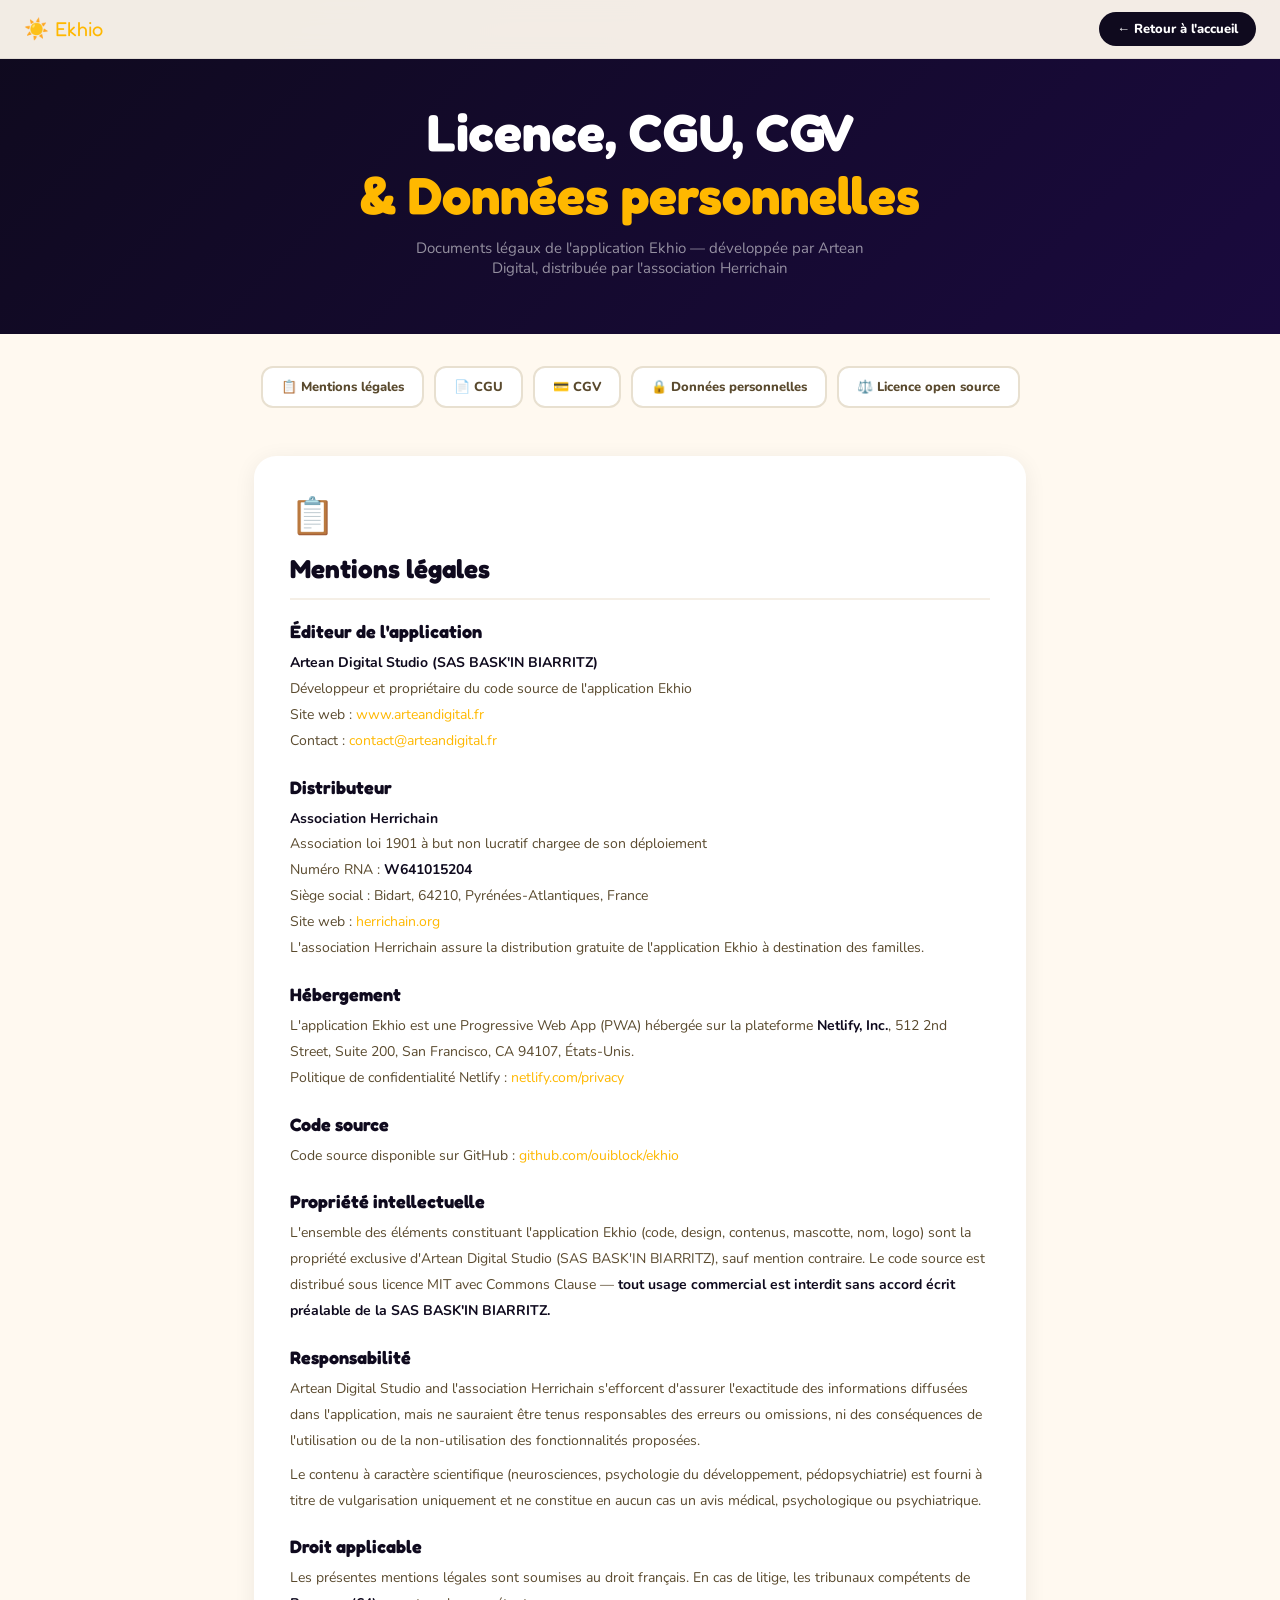
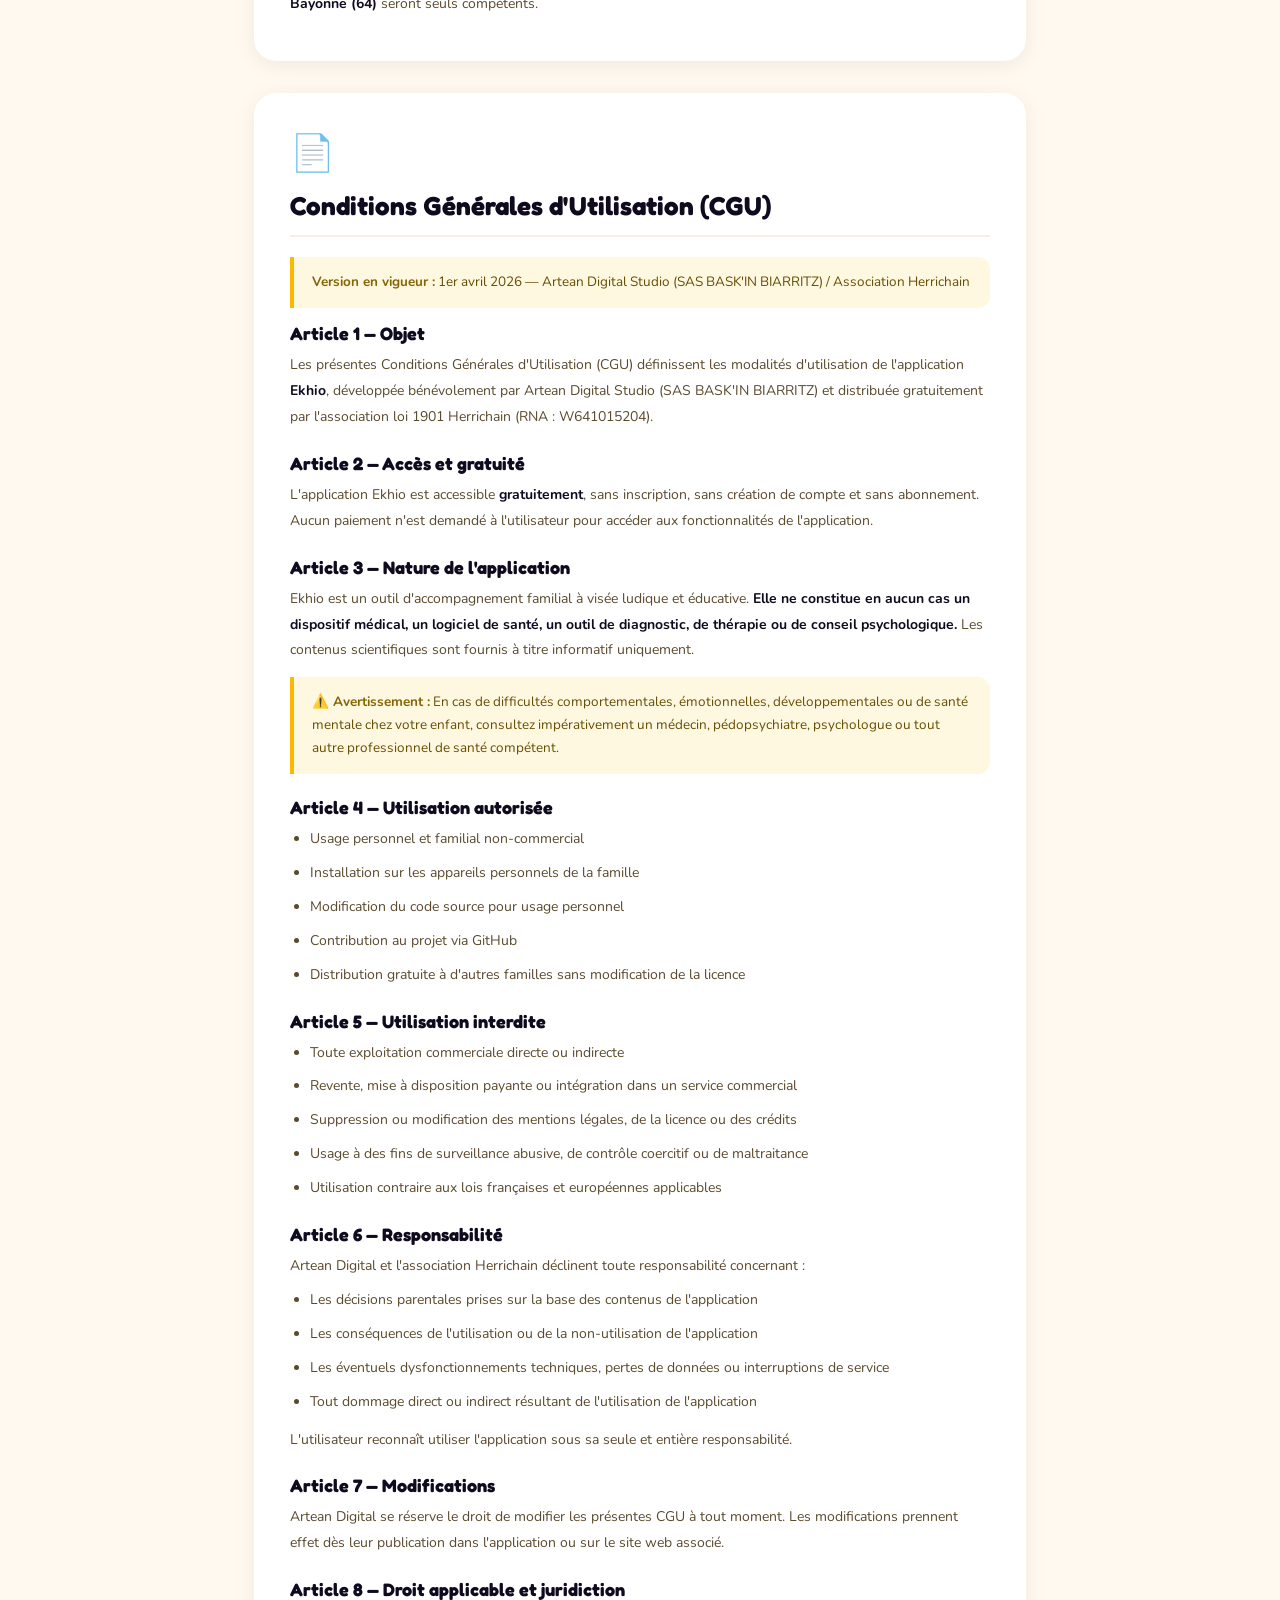
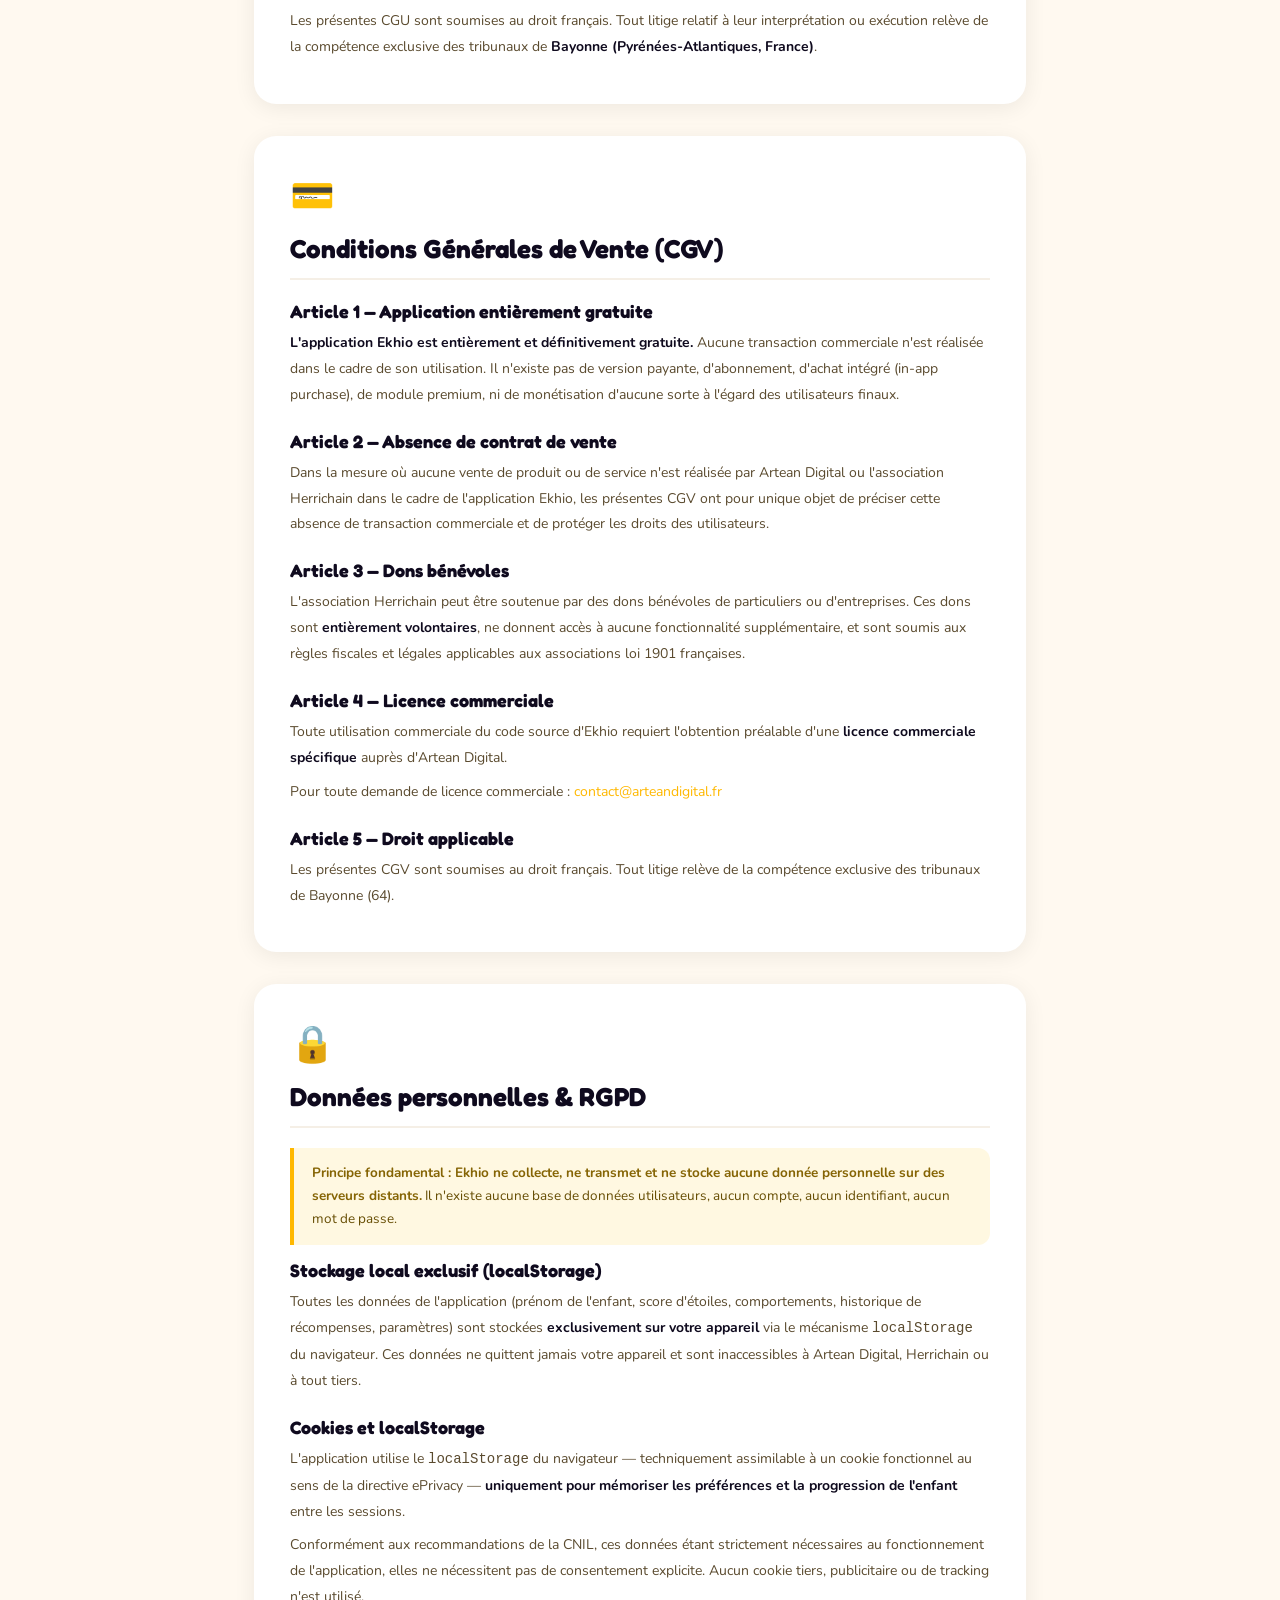
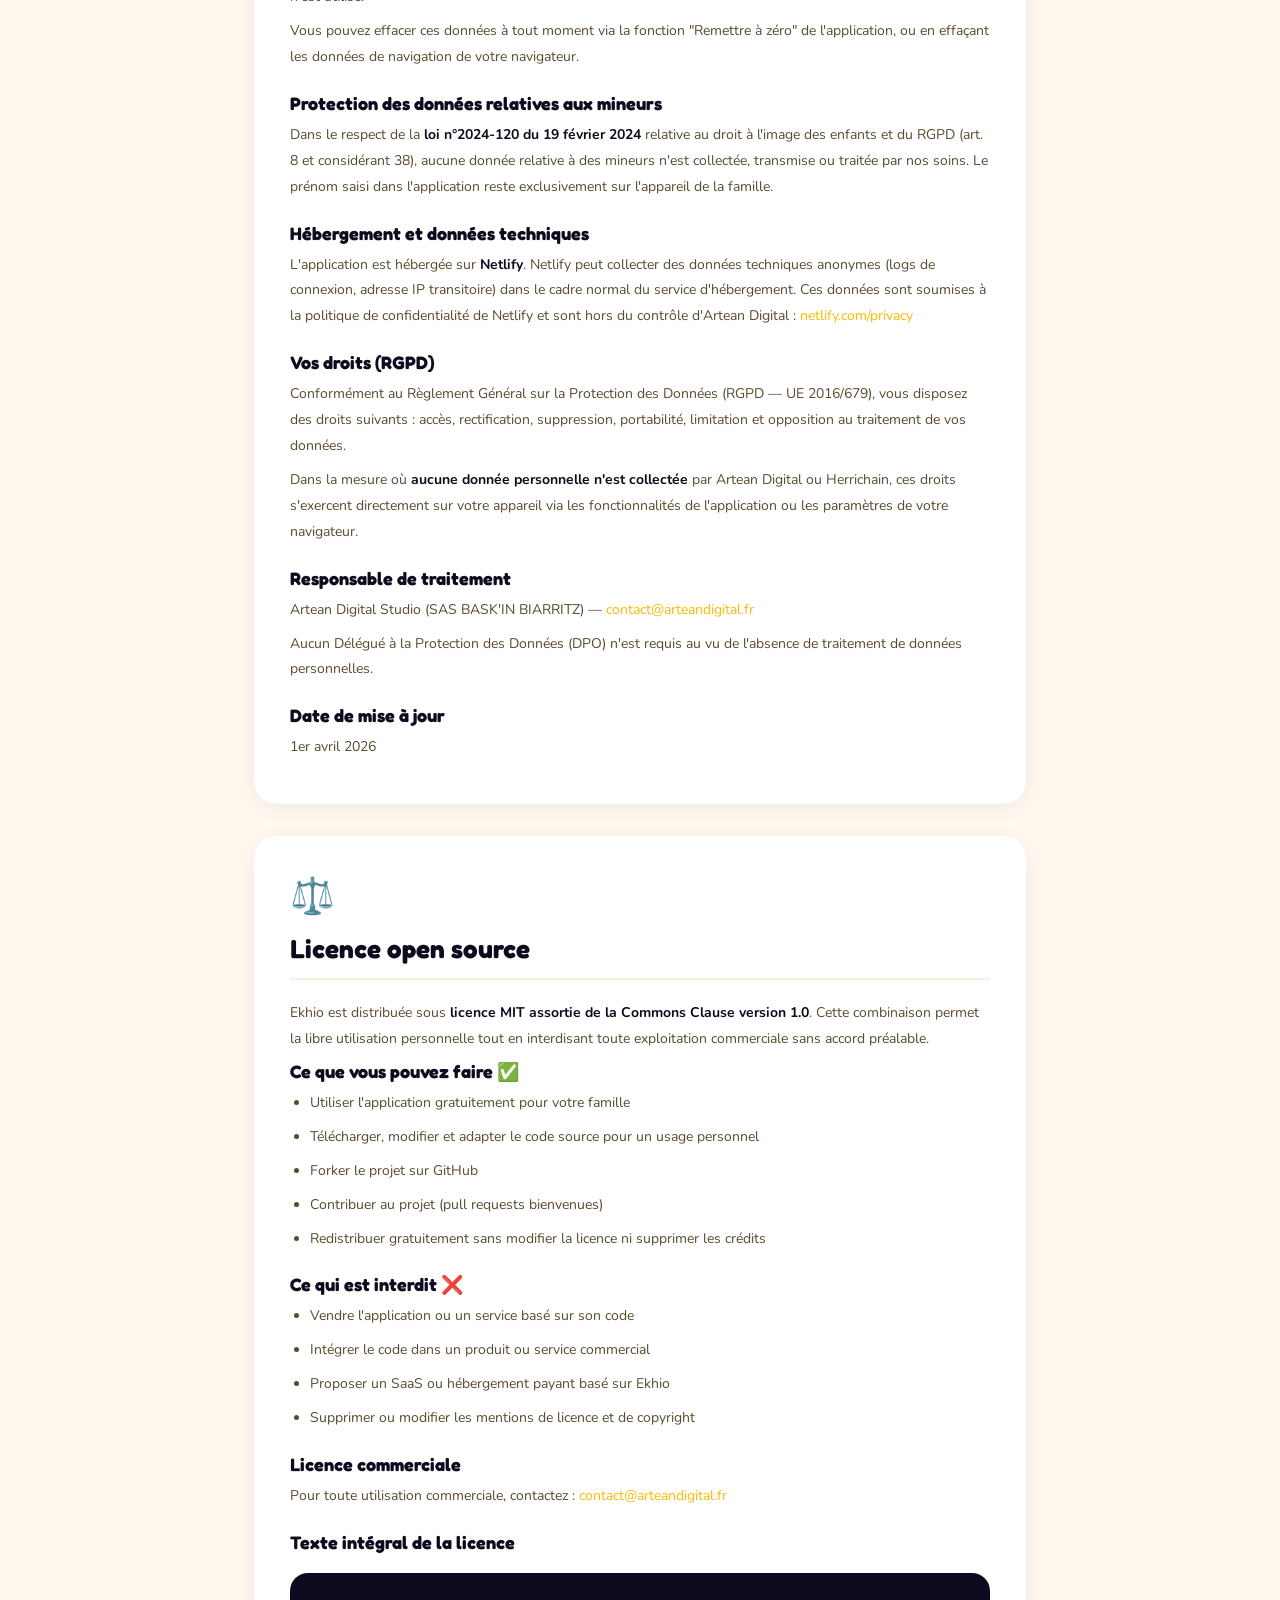
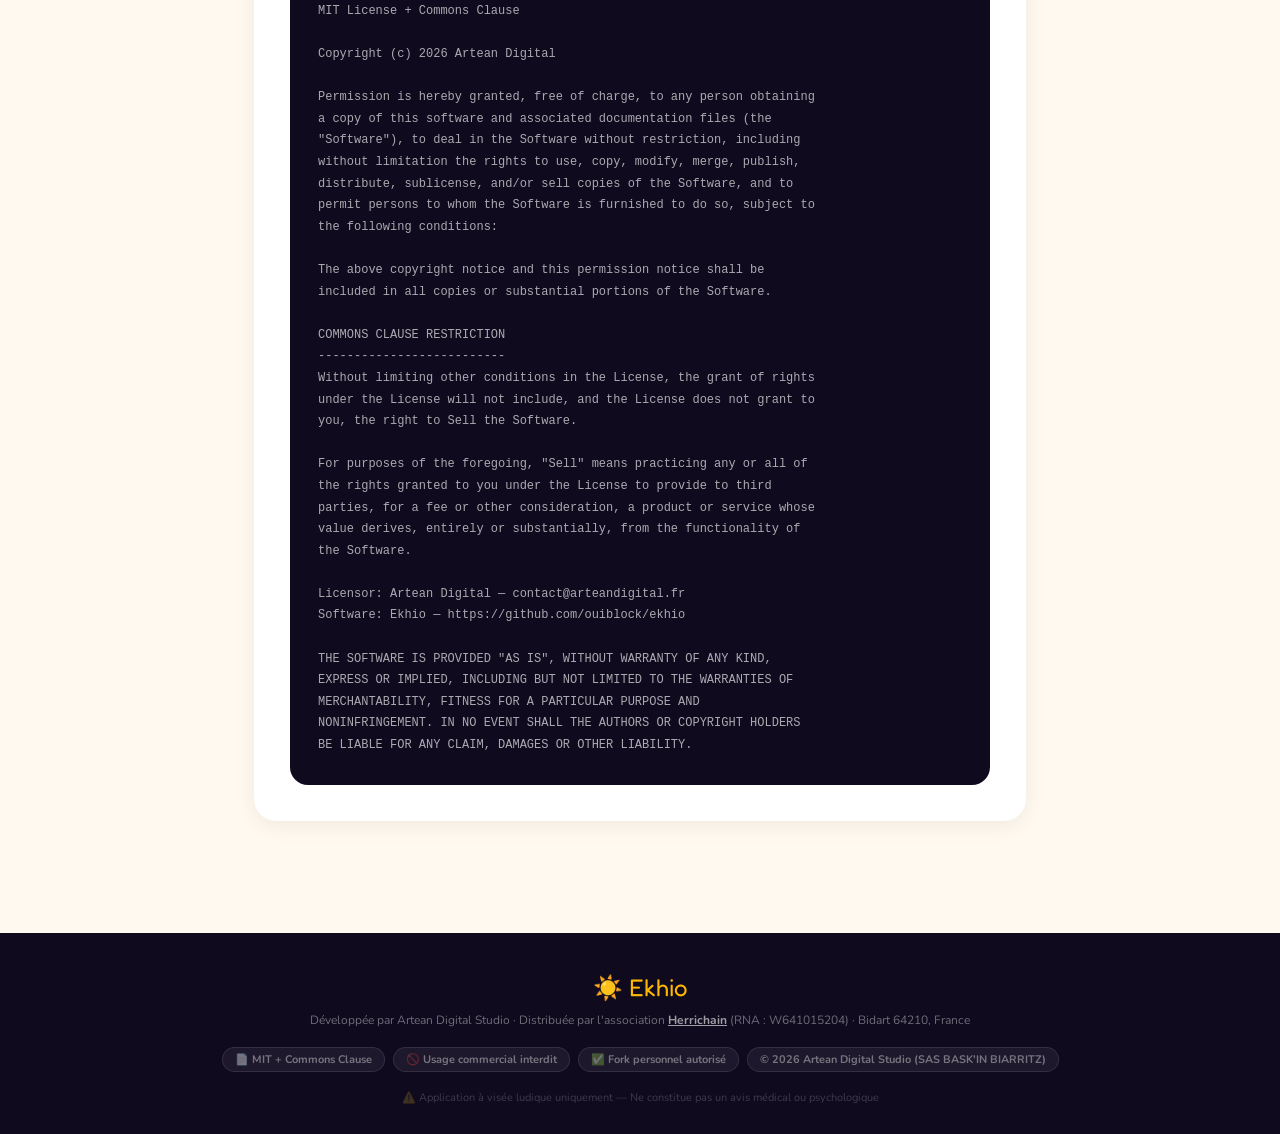
<file: licence.html>
<!DOCTYPE html>
<html lang="fr" id="html-root">
<head>
  <meta charset="UTF-8">
  <meta name="viewport" content="width=device-width, initial-scale=1.0">
  <title>Ekhio — Licence, CGU, CGV & Données personnelles</title>
  <meta name="description" content="Licence, conditions d'utilisation et politique de données personnelles pour l'application Ekhio." />
  <!-- PWA Support -->
  <link rel="manifest" href="manifest.json" />
  <meta name="theme-color" content="#FFB800" />
  <meta name="apple-mobile-web-app-capable" content="yes" />
  <meta name="apple-mobile-web-app-status-bar-style" content="default" />
  <link rel="apple-touch-icon" href="icon.svg" />
  <script>
    if ('serviceWorker' in navigator) {
      window.addEventListener('load', () => {
        navigator.serviceWorker.register('sw.js')
          .then(reg => console.log('Service Worker registered successfully.', reg.scope))
          .catch(err => console.warn('Service Worker registration failed.', err));
      });
    }
  </script>
  <link rel="preconnect" href="https://fonts.googleapis.com">
  <link href="https://fonts.googleapis.com/css2?family=Nunito:wght@400;600;700;800;900&family=Fredoka+One&display=swap" rel="stylesheet">
  <style>
    :root{--sun:#FFB800;--dark:#0F0A1E;--text:#1A1208;--muted:#5A4A2E;--bg:#FFF9F0;--white:#fff}
    *{margin:0;padding:0;box-sizing:border-box}
    html{scroll-behavior:smooth}
    body{font-family:'Nunito',sans-serif;background:var(--bg);color:var(--text)}
    nav{position:fixed;top:0;left:0;right:0;z-index:100;background:rgba(255,249,240,.95);backdrop-filter:blur(12px);border-bottom:1px solid rgba(0,0,0,.07);padding:12px 24px;display:flex;align-items:center;justify-content:space-between}
    .nav-logo{font-family:'Fredoka One',cursive;font-size:20px;color:var(--dark);text-decoration:none;display:flex;align-items:center;gap:6px}
    .nav-logo em{color:var(--sun);font-style:normal}
    .nav-back{background:var(--dark);color:#fff;border-radius:999px;padding:8px 18px;font-weight:800;font-size:13px;text-decoration:none}

    .hero-legal{background:linear-gradient(135deg,#0F0A1E,#1A0A3E);padding:100px 24px 56px;text-align:center}
    .hero-legal h1{font-family:'Fredoka One',cursive;font-size:clamp(32px,6vw,52px);color:#fff;margin-bottom:12px}
    .hero-legal h1 em{color:var(--sun);font-style:normal}
    .hero-legal p{font-size:15px;color:rgba(255,255,255,.55);max-width:52ch;margin:0 auto}

    .toc{display:flex;gap:10px;flex-wrap:wrap;justify-content:center;padding:32px 24px 0;max-width:900px;margin:0 auto}
    .toc-link{background:#fff;border:2px solid #e8e0d0;border-radius:12px;padding:10px 18px;font-weight:800;font-size:13px;text-decoration:none;color:var(--muted);transition:.2s}
    .toc-link:hover{background:var(--dark);color:#fff;border-color:var(--dark)}

    .legal-body{max-width:820px;margin:0 auto;padding:48px 24px 80px}
    .legal-section{background:#fff;border-radius:22px;padding:36px;box-shadow:0 4px 22px rgba(0,0,0,.07);margin-bottom:32px;scroll-margin-top:80px}
    .legal-section .sec-icon{font-size:36px;margin-bottom:12px}
    .legal-section h2{font-family:'Fredoka One',cursive;font-size:26px;color:var(--dark);margin-bottom:20px;padding-bottom:14px;border-bottom:2px solid #F5EFE6}
    .legal-section h3{font-family:'Fredoka One',cursive;font-size:18px;color:var(--dark);margin:22px 0 8px}
    .legal-section h3:first-of-type{margin-top:0}
    .legal-section p,.legal-section li{font-size:14px;color:var(--muted);line-height:1.85;margin-bottom:8px}
    .legal-section ul{padding-left:20px;margin-bottom:12px}
    .legal-section strong{color:var(--dark)}
    .legal-section a{color:var(--sun);text-decoration:none}
    .legal-section a:hover{text-decoration:underline}
    .highlight{background:#FFF8E1;border-left:4px solid var(--sun);border-radius:0 12px 12px 0;padding:14px 18px;margin:14px 0;font-size:13.5px;color:#664d03;line-height:1.7}
    .highlight strong{color:#856404}

    .licence-box{background:var(--dark);border-radius:18px;padding:28px;margin-top:20px}
    .licence-box pre{font-family:monospace;font-size:12px;color:rgba(255,255,255,.65);white-space:pre-wrap;line-height:1.8}

    footer{background:var(--dark);color:rgba(255,255,255,.4);padding:40px 24px 28px;text-align:center}
    .footer-logo{font-family:'Fredoka One',cursive;font-size:24px;color:#fff;margin-bottom:8px}
    .footer-logo em{color:var(--sun);font-style:normal}
    .lic-badges{display:flex;gap:8px;justify-content:center;flex-wrap:wrap;margin:16px 0}
    .lic-badge{background:rgba(255,255,255,.06);border:1px solid rgba(255,255,255,.1);border-radius:999px;padding:4px 12px;font-size:11px;font-weight:700;color:rgba(255,255,255,.4)}
    footer p{font-size:12px;line-height:1.8}
    footer a{color:rgba(255,255,255,.4);text-decoration:none}
    footer a:hover{color:var(--sun)}
  </style>
</head>
<body>

<nav>
  <a class="nav-logo" href="index.html">☀️ <em>Ekhio</em></a>
  <a class="nav-back" href="index.html">← Retour à l'accueil</a>
</nav>

<div class="hero-legal">
  <h1>Licence, CGU, CGV<br><em>& Données personnelles</em></h1>
  <p>Documents légaux de l'application Ekhio — développée par Artean Digital, distribuée par l'association Herrichain</p>
</div>

<div class="toc">
  <a class="toc-link" href="#mentions">📋 Mentions légales</a>
  <a class="toc-link" href="#cgu">📄 CGU</a>
  <a class="toc-link" href="#cgv">💳 CGV</a>
  <a class="toc-link" href="#confidentialite">🔒 Données personnelles</a>
  <a class="toc-link" href="#licence">⚖️ Licence open source</a>
</div>

<div class="legal-body">

  <!-- MENTIONS LÉGALES -->
  <div class="legal-section" id="mentions">
    <div class="sec-icon">📋</div>
    <h2>Mentions légales</h2>

    <h3>Éditeur de l'application</h3>
    <p><strong>Artean Digital Studio (SAS BASK'IN BIARRITZ)</strong><br>
    Développeur et propriétaire du code source de l'application Ekhio<br>
    Site web : <a href="https://www.arteandigital.fr" target="_blank">www.arteandigital.fr</a><br>
    Contact : <a href="mailto:contact@arteandigital.fr">contact@arteandigital.fr</a></p>

    <h3>Distributeur</h3>
    <p><strong>Association Herrichain</strong><br>
    Association loi 1901 à but non lucratif chargee de son déploiement<br>
    Numéro RNA : <strong>W641015204</strong><br>
    Siège social : Bidart, 64210, Pyrénées-Atlantiques, France<br>
    Site web : <a href="https://herrichain.org" target="_blank">herrichain.org</a><br>
    L'association Herrichain assure la distribution gratuite de l'application Ekhio à destination des familles.</p>

    <h3>Hébergement</h3>
    <p>L'application Ekhio est une Progressive Web App (PWA) hébergée sur la plateforme <strong>Netlify, Inc.</strong>, 512 2nd Street, Suite 200, San Francisco, CA 94107, États-Unis.<br>
    Politique de confidentialité Netlify : <a href="https://www.netlify.com/privacy/" target="_blank">netlify.com/privacy</a></p>

    <h3>Code source</h3>
    <p>Code source disponible sur GitHub : <a href="https://github.com/ouiblock/ekhio" target="_blank">github.com/ouiblock/ekhio</a></p>

    <h3>Propriété intellectuelle</h3>
    <p>L'ensemble des éléments constituant l'application Ekhio (code, design, contenus, mascotte, nom, logo) sont la propriété exclusive d'Artean Digital Studio (SAS BASK'IN BIARRITZ), sauf mention contraire. Le code source est distribué sous licence MIT avec Commons Clause — <strong>tout usage commercial est interdit sans accord écrit préalable de la SAS BASK'IN BIARRITZ.</strong></p>

    <h3>Responsabilité</h3>
    <p>Artean Digital Studio and l'association Herrichain s'efforcent d'assurer l'exactitude des informations diffusées dans l'application, mais ne sauraient être tenus responsables des erreurs ou omissions, ni des conséquences de l'utilisation ou de la non-utilisation des fonctionnalités proposées.</p>
    <p>Le contenu à caractère scientifique (neurosciences, psychologie du développement, pédopsychiatrie) est fourni à titre de vulgarisation uniquement et ne constitue en aucun cas un avis médical, psychologique ou psychiatrique.</p>

    <h3>Droit applicable</h3>
    <p>Les présentes mentions légales sont soumises au droit français. En cas de litige, les tribunaux compétents de <strong>Bayonne (64)</strong> seront seuls compétents.</p>
  </div>

  <!-- CGU -->
  <div class="legal-section" id="cgu">
    <div class="sec-icon">📄</div>
    <h2>Conditions Générales d'Utilisation (CGU)</h2>

    <div class="highlight"><strong>Version en vigueur :</strong> 1er avril 2026 — Artean Digital Studio (SAS BASK'IN BIARRITZ) / Association Herrichain</div>

    <h3>Article 1 — Objet</h3>
    <p>Les présentes Conditions Générales d'Utilisation (CGU) définissent les modalités d'utilisation de l'application <strong>Ekhio</strong>, développée bénévolement par Artean Digital Studio (SAS BASK'IN BIARRITZ) et distribuée gratuitement par l'association loi 1901 Herrichain (RNA : W641015204).</p>

    <h3>Article 2 — Accès et gratuité</h3>
    <p>L'application Ekhio est accessible <strong>gratuitement</strong>, sans inscription, sans création de compte et sans abonnement. Aucun paiement n'est demandé à l'utilisateur pour accéder aux fonctionnalités de l'application.</p>

    <h3>Article 3 — Nature de l'application</h3>
    <p>Ekhio est un outil d'accompagnement familial à visée ludique et éducative. <strong>Elle ne constitue en aucun cas un dispositif médical, un logiciel de santé, un outil de diagnostic, de thérapie ou de conseil psychologique.</strong> Les contenus scientifiques sont fournis à titre informatif uniquement.</p>
    <div class="highlight"><strong>⚠️ Avertissement :</strong> En cas de difficultés comportementales, émotionnelles, développementales ou de santé mentale chez votre enfant, consultez impérativement un médecin, pédopsychiatre, psychologue ou tout autre professionnel de santé compétent.</div>

    <h3>Article 4 — Utilisation autorisée</h3>
    <ul>
      <li>Usage personnel et familial non-commercial</li>
      <li>Installation sur les appareils personnels de la famille</li>
      <li>Modification du code source pour usage personnel</li>
      <li>Contribution au projet via GitHub</li>
      <li>Distribution gratuite à d'autres familles sans modification de la licence</li>
    </ul>

    <h3>Article 5 — Utilisation interdite</h3>
    <ul>
      <li>Toute exploitation commerciale directe ou indirecte</li>
      <li>Revente, mise à disposition payante ou intégration dans un service commercial</li>
      <li>Suppression ou modification des mentions légales, de la licence ou des crédits</li>
      <li>Usage à des fins de surveillance abusive, de contrôle coercitif ou de maltraitance</li>
      <li>Utilisation contraire aux lois françaises et européennes applicables</li>
    </ul>

    <h3>Article 6 — Responsabilité</h3>
    <p>Artean Digital et l'association Herrichain déclinent toute responsabilité concernant :</p>
    <ul>
      <li>Les décisions parentales prises sur la base des contenus de l'application</li>
      <li>Les conséquences de l'utilisation ou de la non-utilisation de l'application</li>
      <li>Les éventuels dysfonctionnements techniques, pertes de données ou interruptions de service</li>
      <li>Tout dommage direct ou indirect résultant de l'utilisation de l'application</li>
    </ul>
    <p>L'utilisateur reconnaît utiliser l'application sous sa seule et entière responsabilité.</p>

    <h3>Article 7 — Modifications</h3>
    <p>Artean Digital se réserve le droit de modifier les présentes CGU à tout moment. Les modifications prennent effet dès leur publication dans l'application ou sur le site web associé.</p>

    <h3>Article 8 — Droit applicable et juridiction</h3>
    <p>Les présentes CGU sont soumises au droit français. Tout litige relatif à leur interprétation ou exécution relève de la compétence exclusive des tribunaux de <strong>Bayonne (Pyrénées-Atlantiques, France)</strong>.</p>
  </div>

  <!-- CGV -->
  <div class="legal-section" id="cgv">
    <div class="sec-icon">💳</div>
    <h2>Conditions Générales de Vente (CGV)</h2>

    <h3>Article 1 — Application entièrement gratuite</h3>
    <p><strong>L'application Ekhio est entièrement et définitivement gratuite.</strong> Aucune transaction commerciale n'est réalisée dans le cadre de son utilisation. Il n'existe pas de version payante, d'abonnement, d'achat intégré (in-app purchase), de module premium, ni de monétisation d'aucune sorte à l'égard des utilisateurs finaux.</p>

    <h3>Article 2 — Absence de contrat de vente</h3>
    <p>Dans la mesure où aucune vente de produit ou de service n'est réalisée par Artean Digital ou l'association Herrichain dans le cadre de l'application Ekhio, les présentes CGV ont pour unique objet de préciser cette absence de transaction commerciale et de protéger les droits des utilisateurs.</p>

    <h3>Article 3 — Dons bénévoles</h3>
    <p>L'association Herrichain peut être soutenue par des dons bénévoles de particuliers ou d'entreprises. Ces dons sont <strong>entièrement volontaires</strong>, ne donnent accès à aucune fonctionnalité supplémentaire, et sont soumis aux règles fiscales et légales applicables aux associations loi 1901 françaises.</p>

    <h3>Article 4 — Licence commerciale</h3>
    <p>Toute utilisation commerciale du code source d'Ekhio requiert l'obtention préalable d'une <strong>licence commerciale spécifique</strong> auprès d'Artean Digital.</p>
    <p>Pour toute demande de licence commerciale : <a href="mailto:contact@arteandigital.fr">contact@arteandigital.fr</a></p>

    <h3>Article 5 — Droit applicable</h3>
    <p>Les présentes CGV sont soumises au droit français. Tout litige relève de la compétence exclusive des tribunaux de Bayonne (64).</p>
  </div>

  <!-- DONNÉES PERSONNELLES -->
  <div class="legal-section" id="confidentialite">
    <div class="sec-icon">🔒</div>
    <h2>Données personnelles & RGPD</h2>

    <div class="highlight"><strong>Principe fondamental : Ekhio ne collecte, ne transmet et ne stocke aucune donnée personnelle sur des serveurs distants.</strong> Il n'existe aucune base de données utilisateurs, aucun compte, aucun identifiant, aucun mot de passe.</div>

    <h3>Stockage local exclusif (localStorage)</h3>
    <p>Toutes les données de l'application (prénom de l'enfant, score d'étoiles, comportements, historique de récompenses, paramètres) sont stockées <strong>exclusivement sur votre appareil</strong> via le mécanisme <code>localStorage</code> du navigateur. Ces données ne quittent jamais votre appareil et sont inaccessibles à Artean Digital, Herrichain ou à tout tiers.</p>

    <h3>Cookies et localStorage</h3>
    <p>L'application utilise le <code>localStorage</code> du navigateur — techniquement assimilable à un cookie fonctionnel au sens de la directive ePrivacy — <strong>uniquement pour mémoriser les préférences et la progression de l'enfant</strong> entre les sessions.</p>
    <p>Conformément aux recommandations de la CNIL, ces données étant strictement nécessaires au fonctionnement de l'application, elles ne nécessitent pas de consentement explicite. Aucun cookie tiers, publicitaire ou de tracking n'est utilisé.</p>
    <p>Vous pouvez effacer ces données à tout moment via la fonction "Remettre à zéro" de l'application, ou en effaçant les données de navigation de votre navigateur.</p>

    <h3>Protection des données relatives aux mineurs</h3>
    <p>Dans le respect de la <strong>loi n°2024-120 du 19 février 2024</strong> relative au droit à l'image des enfants et du RGPD (art. 8 et considérant 38), aucune donnée relative à des mineurs n'est collectée, transmise ou traitée par nos soins. Le prénom saisi dans l'application reste exclusivement sur l'appareil de la famille.</p>

    <h3>Hébergement et données techniques</h3>
    <p>L'application est hébergée sur <strong>Netlify</strong>. Netlify peut collecter des données techniques anonymes (logs de connexion, adresse IP transitoire) dans le cadre normal du service d'hébergement. Ces données sont soumises à la politique de confidentialité de Netlify et sont hors du contrôle d'Artean Digital : <a href="https://www.netlify.com/privacy/" target="_blank">netlify.com/privacy</a></p>

    <h3>Vos droits (RGPD)</h3>
    <p>Conformément au Règlement Général sur la Protection des Données (RGPD — UE 2016/679), vous disposez des droits suivants : accès, rectification, suppression, portabilité, limitation et opposition au traitement de vos données.</p>
    <p>Dans la mesure où <strong>aucune donnée personnelle n'est collectée</strong> par Artean Digital ou Herrichain, ces droits s'exercent directement sur votre appareil via les fonctionnalités de l'application ou les paramètres de votre navigateur.</p>

    <h3>Responsable de traitement</h3>
    <p>Artean Digital Studio (SAS BASK'IN BIARRITZ) — <a href="mailto:contact@arteandigital.fr">contact@arteandigital.fr</a></p>
    <p>Aucun Délégué à la Protection des Données (DPO) n'est requis au vu de l'absence de traitement de données personnelles.</p>

    <h3>Date de mise à jour</h3>
    <p>1er avril 2026</p>
  </div>

  <!-- LICENCE -->
  <div class="legal-section" id="licence">
    <div class="sec-icon">⚖️</div>
    <h2>Licence open source</h2>

    <p>Ekhio est distribuée sous <strong>licence MIT assortie de la Commons Clause version 1.0</strong>. Cette combinaison permet la libre utilisation personnelle tout en interdisant toute exploitation commerciale sans accord préalable.</p>

    <h3>Ce que vous pouvez faire ✅</h3>
    <ul>
      <li>Utiliser l'application gratuitement pour votre famille</li>
      <li>Télécharger, modifier et adapter le code source pour un usage personnel</li>
      <li>Forker le projet sur GitHub</li>
      <li>Contribuer au projet (pull requests bienvenues)</li>
      <li>Redistribuer gratuitement sans modifier la licence ni supprimer les crédits</li>
    </ul>

    <h3>Ce qui est interdit ❌</h3>
    <ul>
      <li>Vendre l'application ou un service basé sur son code</li>
      <li>Intégrer le code dans un produit ou service commercial</li>
      <li>Proposer un SaaS ou hébergement payant basé sur Ekhio</li>
      <li>Supprimer ou modifier les mentions de licence et de copyright</li>
    </ul>

    <h3>Licence commerciale</h3>
    <p>Pour toute utilisation commerciale, contactez : <a href="mailto:contact@arteandigital.fr">contact@arteandigital.fr</a></p>

    <h3>Texte intégral de la licence</h3>
    <div class="licence-box">
      <pre>MIT License + Commons Clause

Copyright (c) 2026 Artean Digital

Permission is hereby granted, free of charge, to any person obtaining
a copy of this software and associated documentation files (the
"Software"), to deal in the Software without restriction, including
without limitation the rights to use, copy, modify, merge, publish,
distribute, sublicense, and/or sell copies of the Software, and to
permit persons to whom the Software is furnished to do so, subject to
the following conditions:

The above copyright notice and this permission notice shall be
included in all copies or substantial portions of the Software.

COMMONS CLAUSE RESTRICTION
--------------------------
Without limiting other conditions in the License, the grant of rights
under the License will not include, and the License does not grant to
you, the right to Sell the Software.

For purposes of the foregoing, "Sell" means practicing any or all of
the rights granted to you under the License to provide to third
parties, for a fee or other consideration, a product or service whose
value derives, entirely or substantially, from the functionality of
the Software.

Licensor: Artean Digital — contact@arteandigital.fr
Software: Ekhio — https://github.com/ouiblock/ekhio

THE SOFTWARE IS PROVIDED "AS IS", WITHOUT WARRANTY OF ANY KIND,
EXPRESS OR IMPLIED, INCLUDING BUT NOT LIMITED TO THE WARRANTIES OF
MERCHANTABILITY, FITNESS FOR A PARTICULAR PURPOSE AND
NONINFRINGEMENT. IN NO EVENT SHALL THE AUTHORS OR COPYRIGHT HOLDERS
BE LIABLE FOR ANY CLAIM, DAMAGES OR OTHER LIABILITY.</pre>
    </div>
  </div>

</div>

<footer>
  <div class="footer-logo">☀️ <em>Ekhio</em></div>
  <p>Développée par <a href="https://www.arteandigital.fr" target="_blank">Artean Digital Studio</a> · Distribuée par l'association <a href="https://herrichain.org" target="_blank" style="color:rgba(255,255,255,.6);font-weight:bold;text-decoration:underline">Herrichain</a> (RNA : W641015204) · Bidart 64210, France</p>
  <div class="lic-badges">
    <span class="lic-badge">📄 MIT + Commons Clause</span>
    <span class="lic-badge">🚫 Usage commercial interdit</span>
    <span class="lic-badge">✅ Fork personnel autorisé</span>
    <span class="lic-badge">© 2026 Artean Digital Studio (SAS BASK'IN BIARRITZ)</span>
  </div>
  <p style="font-size:11px;color:rgba(255,255,255,.2);margin-top:10px">⚠️ Application à visée ludique uniquement — Ne constitue pas un avis médical ou psychologique</p>
</footer>

</body>
</html>
</file>
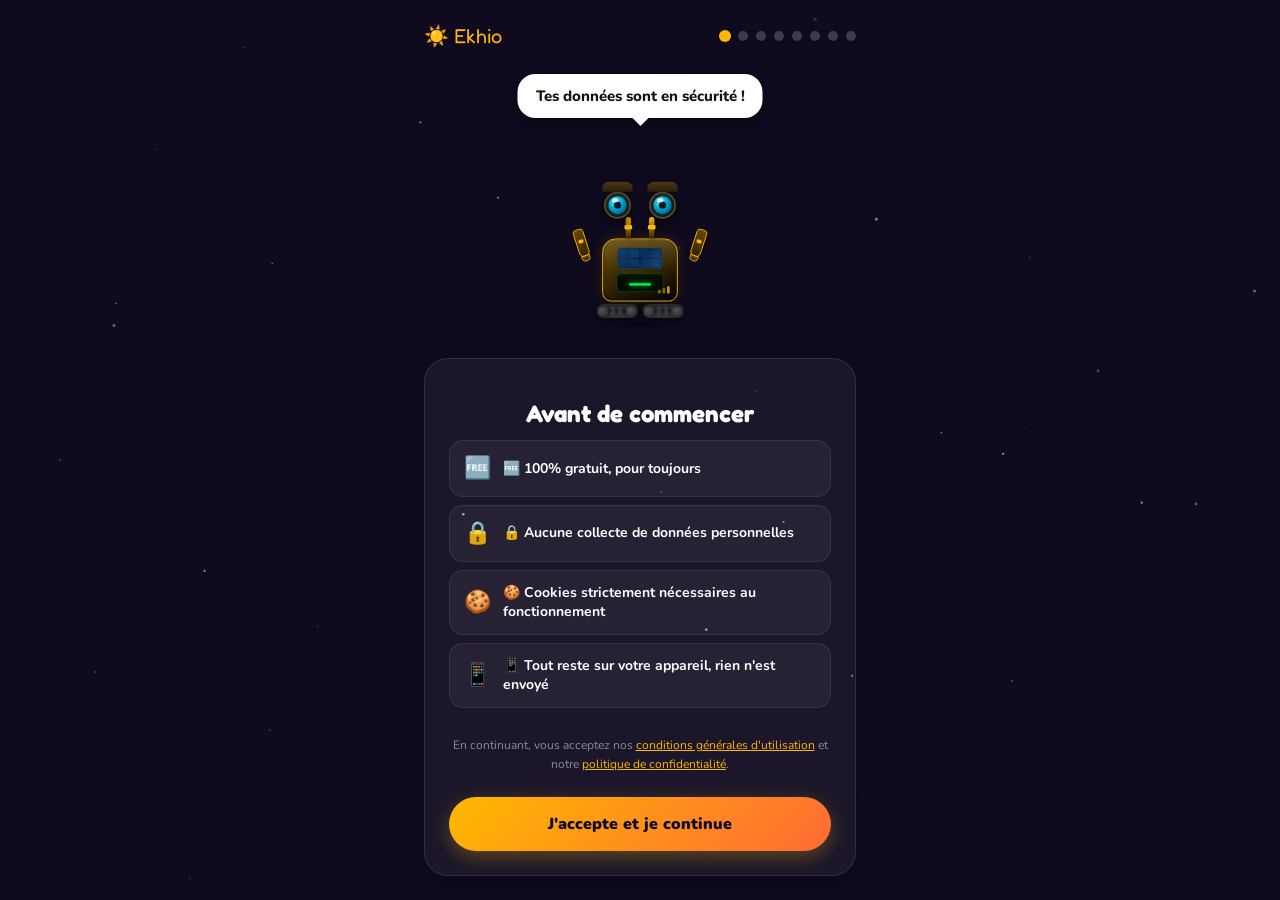
<file: onboarding.html>
<!DOCTYPE html>
<html lang="fr">
<head>
  <meta charset="UTF-8">
  <meta name="viewport" content="width=device-width, initial-scale=1.0, user-scalable=no, viewport-fit=cover">
  <title>Ekhio — Configuration</title>
  <meta name="description" content="Configurez le profil de votre enfant sur Ekhio. Application développée par Artean Digital Studio (arteandigital.fr) et déployée par l'Association Herrichain (herrichain.org)." />
  <!-- PWA Support -->
  <link rel="manifest" href="manifest.json" />
  <meta name="theme-color" content="#FFB800" />
  <meta name="apple-mobile-web-app-capable" content="yes" />
  <meta name="apple-mobile-web-app-status-bar-style" content="black-translucent" />
  <meta name="apple-mobile-web-app-title" content="Ekhio" />
  <link rel="apple-touch-icon" href="icon-192.png" />
  <link rel="apple-touch-icon" sizes="512x512" href="icon-512.png" />
  <script>
    if ('serviceWorker' in navigator) {
      window.addEventListener('load', () => {
        navigator.serviceWorker.register('sw.js')
          .then(reg => console.log('Service Worker registered successfully.', reg.scope))
          .catch(err => console.warn('Service Worker registration failed.', err));
      });
    }
  </script>
  <link href="https://fonts.googleapis.com/css2?family=Nunito:wght@400;600;700;800;900&family=Fredoka+One&display=swap" rel="stylesheet">
  <link rel="stylesheet" href="robot.css">
  <script src="i18n.js"></script>
  <style>
    :root {
      --bg: #0F0A1E;
      --surface: #1A1030;
      --text: #FFF;
      --accent: #FFB800;
      --robot-accent: #FFB800;
    }
    *, *::before, *::after { box-sizing: border-box; }
    body {
      margin: 0; padding: 0; font-family: 'Nunito', sans-serif;
      background: var(--bg); color: var(--text);
      display: flex; flex-direction: column; min-height: 100vh;
      overflow-x: hidden;
    }

    body.dark {
      --surface: #1A1030;
      --text: #FFF;
      --accent: #FFB800;
    }

    #stars-bg { position: fixed; inset: 0; z-index: 0; pointer-events: none; }
    
    .ob-container {
      position: relative; z-index: 1;
      width: 100%; max-width: 480px; margin: 0 auto;
      flex: 1; display: flex; flex-direction: column;
      padding: 24px;
    }

    /* Top Progress */
    .ob-top { display: flex; align-items: center; justify-content: space-between; margin-bottom: 30px; }
    .logo { font-family: 'Fredoka One', cursive; font-size: 20px; color: var(--accent); }
    .progress-dots { display: flex; gap: 8px; }
    .dot { width: 10px; height: 10px; border-radius: 50%; background: rgba(255,255,255,0.2); transition: 0.3s; }
    .dot.active { background: var(--accent); transform: scale(1.2); }
    .dot.done { background: rgba(255,255,255,0.6); }

    /* Scene: Robot Area */
    .robot-area {
      flex-shrink: 0; display: flex; justify-content: center; align-items: flex-end;
      height: 200px; position:relative; margin-bottom: 20px; margin-top: 60px;
    }

    /* Bubble */
    .bubble {
      position: absolute; bottom: 100%; margin-bottom: 20px; left: 50%; transform: translateX(-50%) translateY(20px);
      background: #FFF; color: #1A1208; padding: 12px 18px; border-radius: 18px;
      font-weight: 800; font-size: 15px; text-align: center; width:max-content; max-width: 280px;
      box-shadow: 0 8px 24px rgba(0,0,0,0.3); opacity: 0; transition: 0.4s cubic-bezier(0.34, 1.56, 0.64, 1);
      z-index: 10; pointer-events: none;
    }
    .bubble::after {
      content: ''; position: absolute; bottom: -8px; left: 50%; transform: translateX(-50%);
      border-width: 8px 8px 0; border-style: solid; border-color: #FFF transparent transparent transparent;
    }
    .bubble.show { opacity: 1; transform: translateX(-50%) translateY(0); }

    /* Cards content */
    .step-content {
      flex: 1; display: none; flex-direction: column;
      background: rgba(255,255,255,0.05); border: 1px solid rgba(255,255,255,0.1);
      border-radius: 24px; padding: 24px; box-shadow: 0 12px 32px rgba(0,0,0,0.2);
      animation: slideIn 0.4s ease forwards;
    }
    .step-content.active { display: flex; }
    @keyframes slideIn { from { opacity: 0; transform: translateY(20px); } to { opacity: 1; transform: translateY(0); } }

    .step-title { font-family: 'Fredoka One', cursive; font-size: 24px; margin-bottom: 12px; text-align: center; }
    .step-desc { font-size: 14px; color: rgba(255,255,255,0.6); text-align: center; margin-bottom: 24px; line-height: 1.6; }

    /* Forms */
    .ob-input {
      width: 100%; padding: 16px; background: rgba(0,0,0,0.2); border: 2px solid rgba(255,255,255,0.2);
      border-radius: 16px; color: #FFF; font-family: 'Fredoka One', cursive; font-size: 20px; text-align: center;
      transition: border-color 0.2s; outline: none; margin-bottom: 24px;
    }
    .ob-input:focus { border-color: var(--accent); }

    /* Age Slider */
    .age-display { font-family: 'Fredoka One', cursive; font-size: 42px; text-align: center; color: var(--accent); margin-bottom: 16px; transition: color 0.3s;}
    .range-wrap { position: relative; width: 100%; margin-bottom: 24px; }
    input[type=range] {
      -webkit-appearance: none; appearance: none; width: 100%; height: 8px; border-radius: 4px; background: rgba(255,255,255,0.2); outline: none;
    }
    input[type=range]::-webkit-slider-thumb {
      -webkit-appearance: none; appearance: none; width: 28px; height: 28px; border-radius: 50%;
      background: var(--accent); cursor: pointer; border: 3px solid #FFF; box-shadow: 0 2px 8px rgba(0,0,0,0.4);
      transition: background 0.3s;
    }
    input[type=range]::-moz-range-thumb {
      appearance: none; width: 28px; height: 28px; border-radius: 50%;
      background: var(--accent); cursor: pointer; border: 3px solid #FFF; box-shadow: 0 2px 8px rgba(0,0,0,0.4);
      transition: background 0.3s;
    }

    /* Colors */
    .color-grid { display: flex; justify-content: center; gap: 12px; flex-wrap: wrap; margin-bottom: 24px; }
    .color-btn {
      width: 44px; height: 44px; border-radius: 50%; border: 3px solid transparent; cursor: pointer;
      transition: 0.2s; box-shadow: 0 4px 12px rgba(0,0,0,0.3);
    }
    .color-btn.active { border-color: #FFF; transform: scale(1.15); }

    /* Buttons */
    .btn {
      width: 100%; padding: 16px; border-radius: 999px; border: none; font-family: 'Nunito', sans-serif;
      font-weight: 900; font-size: 16px; cursor: pointer; transition: 0.2s;
    }
    .btn-primary { background: linear-gradient(135deg, var(--accent), #FF6B35); color: #0F0A1E; box-shadow: 0 6px 20px rgba(255,184,0,0.3); }
    .btn-primary:hover { transform: translateY(-2px); box-shadow: 0 8px 24px rgba(255,184,0,0.4); }
    .btn:disabled { opacity: 0.5; pointer-events: none; }

    /* Reward selection cards */
    .rew-select-grid {
      display: flex; flex-direction: column; gap: 10px; margin-bottom: 20px;
      max-height: 280px; overflow-y: auto; padding-right: 4px;
    }
    .rew-select-card {
      display: flex; align-items: center; gap: 12px;
      padding: 12px 14px; border-radius: 16px;
      background: rgba(255,255,255,0.05); border: 2px solid rgba(255,255,255,0.15);
      cursor: pointer; transition: 0.2s; user-select: none;
    }
    .rew-select-card.selected {
      border-color: var(--accent); background: rgba(255,184,0,0.1);
      box-shadow: 0 0 12px rgba(255,184,0,0.15);
    }
    .rew-select-card:active { transform: scale(0.98); }
    .rew-select-card .rew-em { font-size: 28px; flex-shrink: 0; }
    .rew-select-card .rew-lbl { flex: 1; font-weight: 800; font-size: 14px; }
    .rew-select-card .rew-cost { font-family: 'Fredoka One', cursive; font-size: 16px; color: var(--accent); flex-shrink: 0; }
    .rew-select-card .rew-check {
      width: 22px; height: 22px; border-radius: 50%; border: 2px solid rgba(255,255,255,0.3);
      display: flex; align-items: center; justify-content: center; flex-shrink: 0;
      transition: 0.2s; font-size: 12px;
    }
    .rew-select-card.selected .rew-check {
      background: var(--accent); border-color: var(--accent); color: #0F0A1E;
    }

    /* Custom reward input */
    .custom-rew-row {
      display: flex; gap: 8px; margin-bottom: 16px;
    }
    .custom-rew-row input {
      padding: 10px 12px; background: rgba(0,0,0,0.2); border: 2px solid rgba(255,255,255,0.15);
      border-radius: 12px; color: #FFF; font-family: 'Nunito', sans-serif; font-weight: 700; font-size: 13px;
      outline: none; transition: border-color 0.2s;
    }
    .custom-rew-row input:focus { border-color: var(--accent); }
    .custom-rew-row input:first-child { flex: 1; }
    .custom-rew-row input:last-of-type { width: 70px; text-align: center; }
    .custom-rew-row button {
      padding: 10px 16px; border-radius: 12px; border: none;
      background: var(--accent); color: #0F0A1E; font-weight: 900; font-size: 13px;
      cursor: pointer; transition: 0.2s; white-space: nowrap;
    }
    .custom-rew-row button:hover { filter: brightness(1.1); }

    /* Disclaimer step */
    .disclaimer-list {
      list-style: none; padding: 0; margin: 0 0 20px;
    }
    .disclaimer-list li {
      display: flex; align-items: center; gap: 12px;
      padding: 12px 14px; margin-bottom: 8px;
      background: rgba(255,255,255,0.05); border-radius: 14px;
      font-weight: 700; font-size: 14px; line-height: 1.4;
      border: 1px solid rgba(255,255,255,0.08);
    }
    .disclaimer-list li span.d-icon {
      font-size: 22px; flex-shrink: 0;
    }
    .cgu-links {
      text-align: center; font-size: 12px; color: rgba(255,255,255,0.5);
      margin-bottom: 20px; line-height: 1.6;
    }
    .cgu-links a {
      color: var(--accent); text-decoration: underline;
    }

    /* Parent intro / incentive cards */
    .intro-card {
      padding: 14px 16px; margin-bottom: 10px;
      background: rgba(255,255,255,0.04); border: 1px solid rgba(255,255,255,0.1);
      border-radius: 16px; transition: 0.2s;
    }
    .intro-card-title {
      font-weight: 900; font-size: 15px; margin-bottom: 4px;
    }
    .intro-card-text {
      font-size: 13px; color: rgba(255,255,255,0.65); line-height: 1.5;
    }
    .intro-highlight {
      background: rgba(255,184,0,0.08); border-color: rgba(255,184,0,0.2);
    }
    .intro-scroll {
      max-height: 340px; overflow-y: auto; padding-right: 4px;
      margin-bottom: 16px;
    }
  </style>
  <script>
    /* Redirect check before rendering */
    window.onload = function() {
      if (localStorage.getItem('ekhio_active_profile') && !window.location.search.includes('add=1')) {
        window.location.replace('app.html');
      }
    };
  </script>
</head>
<body>

  <canvas id="stars-bg"></canvas>

  <div class="ob-container">
    <div class="ob-top">
      <div class="logo">☀️ Ekhio</div>
      <div class="progress-dots" id="dots">
        <div class="dot active"></div>
        <div class="dot"></div>
        <div class="dot"></div>
        <div class="dot"></div>
        <div class="dot"></div>
        <div class="dot"></div>
        <div class="dot"></div>
        <div class="dot"></div>
      </div>
    </div>

    <!-- Robot Area -->
    <div class="robot-area">
      <div class="bubble" id="rbBubble"></div>
      <div class="robot-scene" style="transform: scale(0.9);">
        <div class="robot-float" id="robot-float">
          <div class="walle-wrap curious" id="robot">
            <div class="walle-neck" id="robot-neck">
              <div class="walle-stem"></div>
              <div class="walle-eyes">
                <div class="walle-eye-unit"><div class="walle-eye-hood"></div><div class="walle-eye"><div class="walle-eyelid" id="eyelid-l"></div><div class="walle-iris"></div><div class="walle-pupil"></div><div class="walle-eye-shine"></div></div></div>
                <div class="walle-eye-unit"><div class="walle-eye-hood"></div><div class="walle-eye"><div class="walle-eyelid" id="eyelid-r"></div><div class="walle-iris"></div><div class="walle-pupil"></div><div class="walle-eye-shine"></div></div></div>
              </div>
              <div class="walle-stem"></div>
            </div>
            <div class="walle-arms"><div class="walle-arm left"></div><div class="walle-arm right"></div></div>
            <div class="walle-body">
              <div class="walle-solar">
                <div class="walle-solar-cell"></div><div class="walle-solar-cell"></div><div class="walle-solar-cell"></div><div class="walle-solar-cell"></div>
                <div class="walle-solar-cell"></div><div class="walle-solar-cell"></div><div class="walle-solar-cell"></div><div class="walle-solar-cell"></div>
              </div>
              <div class="walle-screen"><div class="walle-screen-inner"><div class="walle-mouth" id="robot-mouth"><svg viewBox="0 0 38 14"><path class="mouth-path" id="mouth-path" d="M4,7 Q19,7 34,7"/></svg></div></div></div>
              <div class="walle-charge"><div class="walle-charge-bar"></div><div class="walle-charge-bar"></div><div class="walle-charge-bar"></div></div>
            </div>
            <div class="walle-tracks">
              <div class="walle-track"><div class="walle-track-wheel front"></div><div class="walle-track-wheel back"></div></div>
              <div class="walle-track"><div class="walle-track-wheel front"></div><div class="walle-track-wheel back"></div></div>
            </div>
          </div>
        </div>
        <div class="robot-shadow"></div>
      </div>
    </div>

    <!-- STEPS -->

    <!-- STEP 1: Disclaimer / CGU -->
    <div class="step-content active" id="step-1">
      <h1 class="step-title" id="s0-title"></h1>
      <ul class="disclaimer-list">
        <li><span class="d-icon">🆓</span> <span id="d-free"></span></li>
        <li><span class="d-icon">🔒</span> <span id="d-nodata"></span></li>
        <li><span class="d-icon">🍪</span> <span id="d-cookies"></span></li>
        <li><span class="d-icon">📱</span> <span id="d-local"></span></li>
      </ul>
      <div class="cgu-links" id="cgu-links"></div>
      <div style="flex:1"></div>
      <button class="btn btn-primary" onclick="acceptDisclaimer()" id="s0-btn"></button>
    </div>

    <!-- STEP 2: Welcome + Language -->
    <div class="step-content" id="step-2">
      <h1 class="step-title" id="s1-title"></h1>
      <p class="step-desc" id="s1-desc"></p>
      <div style="display:flex;justify-content:center;gap:10px;margin-bottom:24px;flex-wrap:wrap;">
        <button class="color-btn" style="width:auto;height:auto;padding:8px 14px;border-radius:12px;background:rgba(255,255,255,0.08);border:2px solid rgba(255,255,255,0.2);color:#FFF;font-weight:800;font-size:13px;cursor:pointer;transition:0.2s;" onclick="setObLang('fr')">🇫🇷 Français</button>
        <button class="color-btn" style="width:auto;height:auto;padding:8px 14px;border-radius:12px;background:rgba(255,255,255,0.08);border:2px solid rgba(255,255,255,0.2);color:#FFF;font-weight:800;font-size:13px;cursor:pointer;transition:0.2s;" onclick="setObLang('en')">🇬🇧 English</button>
        <button class="color-btn" style="width:auto;height:auto;padding:8px 14px;border-radius:12px;background:rgba(255,255,255,0.08);border:2px solid rgba(255,255,255,0.2);color:#FFF;font-weight:800;font-size:13px;cursor:pointer;transition:0.2s;" onclick="setObLang('es')">🇪🇸 Español</button>
        <button class="color-btn" style="width:auto;height:auto;padding:8px 14px;border-radius:12px;background:rgba(255,255,255,0.08);border:2px solid rgba(255,255,255,0.2);color:#FFF;font-weight:800;font-size:13px;cursor:pointer;transition:0.2s;" onclick="setObLang('eu')">🟢 Euskara</button>
      </div>
      <div style="flex:1"></div>
      <button class="btn btn-primary" onclick="nextStep(3)" id="s1-btn"></button>
    </div>

    <!-- STEP 3: Parent Intro / Incentive Education -->
    <div class="step-content" id="step-3">
      <h1 class="step-title" id="si-title"></h1>
      <p class="step-desc" id="si-desc"></p>
      <div class="intro-scroll">
        <div class="intro-card" id="ic1"><div class="intro-card-title" id="ic1t"></div><div class="intro-card-text" id="ic1d"></div></div>
        <div class="intro-card" id="ic2"><div class="intro-card-title" id="ic2t"></div><div class="intro-card-text" id="ic2d"></div></div>
        <div class="intro-card" id="ic3"><div class="intro-card-title" id="ic3t"></div><div class="intro-card-text" id="ic3d"></div></div>
        <div class="intro-card intro-highlight" id="ic4"><div class="intro-card-title" id="ic4t"></div><div class="intro-card-text" id="ic4d"></div></div>
      </div>
      <button class="btn btn-primary" onclick="nextStep(4)" id="si-btn"></button>
    </div>

    <!-- STEP 4: Name -->
    <div class="step-content" id="step-4">
      <h1 class="step-title" id="s2-title"></h1>
      <p class="step-desc" id="s2-desc"></p>

      <!-- Avatar Upload -->
      <div class="avatar-upload-wrap" style="display:flex; flex-direction:column; align-items:center; margin-bottom: 24px;">
        <div id="avatar-preview" style="width:80px; height:80px; border-radius:50%; background:rgba(255,255,255,0.1); border:2px dashed rgba(255,255,255,0.4); display:flex; justify-content:center; align-items:center; cursor:pointer; overflow:hidden; position:relative; transition:0.3s;" onclick="document.getElementById('ob-photo').click()">
          <span style="font-size:30px; opacity:0.5;">📷</span>
        </div>
        <input type="file" id="ob-photo" accept="image/*" style="display:none;" onchange="handlePhotoUpload(event)">
        <div id="ob-photo-label" style="font-size:12px; font-weight:600; color:rgba(255,255,255,0.7); margin-top:10px; cursor:pointer; background:rgba(255,255,255,0.1); padding:4px 12px; border-radius:99px;" onclick="document.getElementById('ob-photo').click()"></div>
      </div>

      <input type="text" id="ob-name" class="ob-input" autocomplete="off">
      <div style="flex:1"></div>
      <button class="btn btn-primary" id="btn-s2" onclick="nextStep(5)" disabled></button>
    </div>

    <!-- STEP 5: Age -->
    <div class="step-content" id="step-5">
      <h1 class="step-title" id="s3-title"></h1>
      <p class="step-desc" id="s3-desc"></p>
      <div class="age-display" id="age-val">5 <span style="font-size: 20px;" id="age-unit"></span></div>
      <div class="range-wrap">
        <input type="range" id="ob-age" min="3" max="18" value="5" step="1">
      </div>
      <div style="flex:1"></div>
      <button class="btn btn-primary" onclick="nextStep(6)" id="s3-btn"></button>
    </div>

    <!-- STEP 6: Color -->
    <div class="step-content" id="step-6">
      <h1 class="step-title" id="s4-title"></h1>
      <p class="step-desc" id="s4-desc"></p>
      <div class="color-grid" id="color-grid">
        <div class="color-btn active" style="background:#FFB800" data-color="#FFB800"></div>
        <div class="color-btn" style="background:#2ECC71" data-color="#2ECC71"></div>
        <div class="color-btn" style="background:#00D4FF" data-color="#00D4FF"></div>
        <div class="color-btn" style="background:#8B5CF6" data-color="#8B5CF6"></div>
        <div class="color-btn" style="background:#E8344A" data-color="#E8344A"></div>
      </div>
      <div style="flex:1"></div>
      <button class="btn btn-primary" onclick="nextStep(7)" id="s4-btn"></button>
    </div>

    <!-- STEP 7: Rewards Selection -->
    <div class="step-content" id="step-7">
      <h1 class="step-title" id="s5-title"></h1>
      <p class="step-desc" id="s5-desc"></p>
      
      <div class="rew-select-grid" id="rewSelectGrid"></div>
      
      <div class="custom-rew-row">
        <input type="text" id="custom-rew-name" placeholder="">
        <input type="number" id="custom-rew-cost" placeholder="" min="1" value="5">
        <button onclick="addCustomReward()" id="custom-rew-btn"></button>
      </div>
      
      <div style="flex:1"></div>
      <button class="btn btn-primary" onclick="nextStep(8)" id="s5-btn"></button>
    </div>

    <!-- STEP 8: PIN Code -->
    <div class="step-content" id="step-8">
      <h1 class="step-title" id="s6-title"></h1>
      <p class="step-desc" id="s6-desc"></p>
      <input type="number" id="ob-pin" class="ob-input" maxlength="4" inputmode="numeric" pattern="[0-9]{4}">
      <div style="display:flex; gap:12px;">
        <button class="btn" style="flex:1; background:rgba(255,255,255,0.08); color:rgba(255,255,255,0.6);border:1px solid rgba(255,255,255,0.15);border-radius:999px;" onclick="skipPin()" id="s6-skip"></button>
        <button class="btn btn-primary" style="flex:1;" onclick="setPin()" id="s6-set"></button>
      </div>
      <div style="flex:1"></div>
      <button class="btn btn-primary" style="margin-top:16px;" onclick="finishOnboarding()" id="s6-finish"></button>
    </div>

  </div>

  <script src="robot.js"></script>
  <script>
    // Stars Background
    const canvas = document.getElementById('stars-bg');
    const ctx = canvas.getContext('2d');
    function resize() { canvas.width = window.innerWidth; canvas.height = window.innerHeight; }
    window.addEventListener('resize', resize);
    resize();
    const stars = Array.from({length: 80}, () => ({
      x: Math.random() * canvas.width, y: Math.random() * canvas.height,
      r: Math.random() * 1.5, p: Math.random() * Math.PI * 2, v: 0.02 + Math.random() * 0.03
    }));
    function drawStars() {
      ctx.clearRect(0,0,canvas.width,canvas.height);
      stars.forEach(s => {
        s.p += s.v;
        ctx.fillStyle = `rgba(255,255,255,${0.2 + Math.sin(s.p)*0.4})`;
        ctx.beginPath(); ctx.arc(s.x, s.y, s.r, 0, Math.PI*2); ctx.fill();
      });
      requestAnimationFrame(drawStars);
    }
    drawStars();

    // Data collection
    let OB = { name: '', age: 5, color: '#FFB800' };

    // Default rewards template
    const REWARD_TEMPLATES = [
      { id: 'rt1', e: '🎯', lk: 'rew_family_activity', c: 3, selected: true },
      { id: 'rt2', e: '🍽️', lk: 'rew_meal_choice', c: 4, selected: true },
      { id: 'rt3', e: '⏰', lk: 'rew_free_time', c: 5, selected: true },
      { id: 'rt4', e: '🌳', lk: 'rew_outing', c: 10, selected: true },
      { id: 'rt5', e: '🎬', lk: 'rew_movie_night', c: 15, selected: false },
      { id: 'rt6', e: '🎁', lk: 'rew_surprise_gift', c: 30, selected: false }
    ];
    let customRewards = [];

    // Dark Mode Detection
    if(localStorage.getItem('ekhio_dark_mode') === 'true') {
      document.body.classList.add('dark');
    }

    // ===== I18N SETUP =====
    function setupI18n() {
      // Step 1: Disclaimer
      document.getElementById('s0-title').textContent = t('ob_disclaimer_title');
      document.getElementById('d-free').textContent = t('ob_disclaimer_free');
      document.getElementById('d-nodata').textContent = t('ob_disclaimer_nodata');
      document.getElementById('d-cookies').textContent = t('ob_disclaimer_cookies');
      document.getElementById('d-local').textContent = t('ob_disclaimer_local');
      document.getElementById('cgu-links').innerHTML = 
        t('ob_disclaimer_cgu') + ' <a href="cgu.html" target="_blank">' + t('ob_disclaimer_cgu_link') + '</a> ' +
        t('ob_disclaimer_and') + ' <a href="privacy.html" target="_blank">' + t('ob_disclaimer_privacy_link') + '</a>.';
      document.getElementById('s0-btn').textContent = t('ob_disclaimer_accept');

      // Step 2: Welcome
      document.getElementById('s1-title').textContent = t('ob_welcome');
      document.getElementById('s1-desc').textContent = t('ob_welcome_desc');
      document.getElementById('s1-btn').textContent = t('ob_start');

      // Step 3: Parent Intro
      document.getElementById('si-title').textContent = t('ob_intro_title');
      document.getElementById('si-desc').textContent = t('ob_intro_desc');
      document.getElementById('ic1t').textContent = t('ob_intro_p1_title');
      document.getElementById('ic1d').textContent = t('ob_intro_p1');
      document.getElementById('ic2t').textContent = t('ob_intro_p2_title');
      document.getElementById('ic2d').textContent = t('ob_intro_p2');
      document.getElementById('ic3t').textContent = t('ob_intro_p3_title');
      document.getElementById('ic3d').textContent = t('ob_intro_p3');
      document.getElementById('ic4t').textContent = t('ob_intro_p4_title');
      document.getElementById('ic4d').textContent = t('ob_intro_p4');
      document.getElementById('si-btn').textContent = t('ob_intro_btn');

      // Step 4: Name
      document.getElementById('s2-title').textContent = t('ob_name_title');
      document.getElementById('s2-desc').textContent = t('ob_name_desc');
      document.getElementById('ob-name').placeholder = t('ob_name_placeholder');
      document.getElementById('ob-photo-label').textContent = t('ob_photo_add');
      document.getElementById('btn-s2').textContent = t('ob_next');
      // Step 5: Age
      document.getElementById('s3-title').textContent = t('ob_age_title');
      document.getElementById('s3-desc').textContent = t('ob_age_desc');
      document.getElementById('age-unit').textContent = t('ob_age_unit');
      document.getElementById('s3-btn').textContent = t('ob_next');
      // Step 6: Color
      document.getElementById('s4-title').textContent = t('ob_color_title');
      document.getElementById('s4-desc').textContent = t('ob_color_desc');
      document.getElementById('s4-btn').textContent = t('ob_next');
      // Step 7: Rewards
      document.getElementById('s5-title').textContent = t('ob_rewards_title');
      document.getElementById('s5-desc').textContent = t('ob_rewards_desc');
      document.getElementById('custom-rew-name').placeholder = t('ob_rewards_custom_placeholder');
      document.getElementById('custom-rew-cost').placeholder = t('ob_rewards_cost_placeholder');
      document.getElementById('custom-rew-btn').textContent = t('ob_rewards_add');
      document.getElementById('s5-btn').textContent = t('ob_next');
      // Step 8: PIN
      document.getElementById('s6-title').textContent = t('ob_pin_title');
      document.getElementById('s6-desc').textContent = t('ob_pin_desc');
      document.getElementById('ob-pin').placeholder = t('ob_pin_placeholder');
      document.getElementById('s6-skip').textContent = t('ob_pin_skip');
      document.getElementById('s6-set').textContent = t('ob_pin_set');
      document.getElementById('s6-finish').textContent = t('ob_finish');
    }

    // Render reward selection grid
    function renderRewardGrid() {
      const grid = document.getElementById('rewSelectGrid');
      const all = [...REWARD_TEMPLATES, ...customRewards];
      grid.innerHTML = all.map(r => {
        const label = r.lk ? t(r.lk) : r.l;
        return `<div class="rew-select-card ${r.selected?'selected':''}" onclick="toggleReward('${r.id}')">
          <div class="rew-check">${r.selected ? '✓' : ''}</div>
          <div class="rew-em">${r.e}</div>
          <div class="rew-lbl">${label}</div>
          <div class="rew-cost">${r.c}⭐</div>
        </div>`;
      }).join('');
    }

    function toggleReward(id) {
      const allRews = [...REWARD_TEMPLATES, ...customRewards];
      const r = allRews.find(x => x.id === id);
      if(r) {
        r.selected = !r.selected;
        renderRewardGrid();
      }
    }

    function addCustomReward() {
      const name = document.getElementById('custom-rew-name').value.trim();
      const cost = parseInt(document.getElementById('custom-rew-cost').value) || 5;
      if(!name) return;
      customRewards.push({
        id: 'rc_' + Date.now(),
        e: '🎁',
        l: name,
        c: cost,
        selected: true
      });
      document.getElementById('custom-rew-name').value = '';
      renderRewardGrid();
      Robot.bounce();
    }

    // Logic
    const nameInput = document.getElementById('ob-name');
    const btnS2 = document.getElementById('btn-s2');
    nameInput.addEventListener('input', e => {
      OB.name = e.target.value.trim();
      btnS2.disabled = OB.name.length < 2;
      speak(`${t('ob_robot_nice')} ${OB.name} !`);
      if(OB.name.length > 2) Robot.set('happy');
    });

    // Apply color theme to CSS variables
    function applyRobotTheme(color) {
      const root = document.documentElement;
      root.style.setProperty('--robot-accent', color);
      
      // Calculate darker variants for body/shadows
      const rgb = hexToRgb(color);
      if (rgb) {
        root.style.setProperty('--robot-accent-rgb', `${rgb.r},${rgb.g},${rgb.b}`);
        const body = shadeColor(color, -60);
        const dark = shadeColor(color, -80);
        root.style.setProperty('--robot-body', body);
        root.style.setProperty('--robot-dark', dark);
      }
    }

    function hexToRgb(hex) {
      const result = /^#?([a-f\d]{2})([a-f\d]{2})([a-f\d]{2})$/i.exec(hex);
      return result ? { r:parseInt(result[1], 16), g:parseInt(result[2], 16), b:parseInt(result[3], 16) } : null;
    }

    function shadeColor(color, percent) {
      let R = parseInt(color.substring(1,3),16);
      let G = parseInt(color.substring(3,5),16);
      let B = parseInt(color.substring(5,7),16);
      R = parseInt(R * (100 + percent) / 100);
      G = parseInt(G * (100 + percent) / 100);
      B = parseInt(B * (100 + percent) / 100);
      R = (R<255)?R:255; G = (G<255)?G:255; B = (B<255)?B:255;
      const RR = ((R.toString(16).length==1)?"0"+R.toString(16):R.toString(16));
      const GG = ((G.toString(16).length==1)?"0"+G.toString(16):G.toString(16));
      const BB = ((B.toString(16).length==1)?"0"+B.toString(16):B.toString(16));
      return "#"+RR+GG+BB;
    }

    const ageInput = document.getElementById('ob-age');
    const ageVal = document.getElementById('age-val');
    ageInput.addEventListener('input', e => {
      OB.age = parseInt(e.target.value, 10);
      ageVal.innerHTML = `${OB.age} <span style="font-size: 20px;">${t('ob_age_unit')}</span>`;
      Robot.set('curious');
      let ageColor = '#FFB800';
      if(OB.age >= 7) ageColor = '#2ECC71';
      if(OB.age >= 11) ageColor = '#00D4FF';
      if(OB.age >= 14) ageColor = '#8B5CF6';
      if(OB.age >= 17) ageColor = '#E8344A';
      document.documentElement.style.setProperty('--accent', ageColor);
      applyRobotTheme(ageColor);
    });

    const colorGrid = document.getElementById('color-grid');
    colorGrid.addEventListener('click', e => {
      if(e.target.classList.contains('color-btn')) {
        document.querySelectorAll('.color-btn').forEach(b => b.classList.remove('active'));
        e.target.classList.add('active');
        OB.color = e.target.dataset.color;
        applyRobotTheme(OB.color);
        Robot.set('excited');
        speak(t('ob_robot_love_color'));
      }
    });

    // Initial theme
    applyRobotTheme(OB.color);

    function nextStep(step) {
      document.querySelectorAll('.step-content').forEach(el => el.classList.remove('active'));
      document.getElementById(`step-${step}`).classList.add('active');
      
      const dots = document.querySelectorAll('.dot');
      dots.forEach((d, i) => {
        d.className = 'dot';
        if(i < step - 1) d.classList.add('done');
        if(i === step - 1) d.classList.add('active');
      });

      if (step === 2) {
        Robot.set('happy');
        speak(t('ob_robot_hello'));
      } else if (step === 3) {
        Robot.set('curious');
        speak(t('ob_robot_intro'));
      } else if (step === 4) {
        Robot.set('curious');
        speak(t('ob_robot_name'));
        setTimeout(() => nameInput.focus(), 300);
      } else if (step === 5) {
        Robot.set('excited');
        speak(t('ob_robot_age'));
      } else if (step === 6) {
        Robot.set('happy');
        speak(t('ob_robot_color'));
      } else if (step === 7) {
        Robot.set('curious');
        speak(t('ob_robot_rewards'));
        renderRewardGrid();
      } else if (step === 8) {
        Robot.set('curious');
        speak(t('ob_robot_pin'));
      }
    }

    function speak(text) {
      const bubble = document.getElementById('rbBubble');
      bubble.textContent = text;
      bubble.classList.add('show');
      setTimeout(() => bubble.classList.remove('show'), 3000);
    }

    // PIN management
    let obPin = '';
    
    function setPin() {
      const val = document.getElementById('ob-pin').value;
      if(val && val.length === 4 && /^\d{4}$/.test(val)) {
        obPin = val;
        speak(t('ob_robot_pin_set'));
        Robot.celebrate();
        document.getElementById('ob-pin').style.borderColor = '#2ECC71';
      } else {
        document.getElementById('ob-pin').style.borderColor = '#E8344A';
        speak('4 digits!');
      }
    }
    
    function skipPin() {
      obPin = '';
      document.getElementById('ob-pin').value = '';
      speak(t('ob_robot_pin_skip'));
      Robot.set('happy');
      // Directly finish onboarding when skipping
      setTimeout(() => finishOnboarding(), 800);
    }
    
    // Photo Upload and Compression
    let uploadedPhotoBase64 = null;
    function handlePhotoUpload(event) {
      const file = event.target.files[0];
      if (!file) return;

      const reader = new FileReader();
      reader.onload = function(e) {
        const img = new Image();
        img.onload = function() {
          const canvas = document.createElement('canvas');
          const MAX_SIZE = 200;
          let width = img.width;
          let height = img.height;

          // Resize maintaining aspect ratio
          if (width > height) {
            if (width > MAX_SIZE) { height *= MAX_SIZE / width; width = MAX_SIZE; }
          } else {
            if (height > MAX_SIZE) { width *= MAX_SIZE / height; height = MAX_SIZE; }
          }
          canvas.width = width;
          canvas.height = height;
          const ctx = canvas.getContext('2d');
          ctx.drawImage(img, 0, 0, width, height);

          // Compress to WebP
          const dataUrl = canvas.toDataURL('image/webp', 0.8);
          uploadedPhotoBase64 = dataUrl;

          // Show preview
          const preview = document.getElementById('avatar-preview');
          preview.innerHTML = `<img src="${dataUrl}" style="width:100%; height:100%; object-fit:cover;">`;
          preview.style.border = '2px solid #FFF';
          
          Robot.set('excited');
          Robot.bounce();
        };
        img.src = e.target.result;
      };
      reader.readAsDataURL(file);
    }

    // Disclaimer acceptance
    function acceptDisclaimer() {
      localStorage.setItem('ekhio_cgu_accepted', 'true');
      Robot.set('happy');
      speak(t('ob_robot_disclaimer'));
      nextStep(2);
    }
    
    // Language selector on step 2
    function setObLang(lang) {
      localStorage.setItem('ekhio_lang', lang);
      setupI18n();
      // Re-render reward grid if visible
      renderRewardGrid();
      speak(t('ob_robot_hello'));
      Robot.bounce();
    }

    function finishOnboarding() {
      // Save to localStorage
      const id = 'ekhio_p_' + Date.now();
      const newProfile = { id, name: OB.name, age: OB.age, avatar: OB.color, createdAt: new Date().toISOString() };
      
      let profiles = [];
      try { profiles = JSON.parse(localStorage.getItem('ekhio_profiles') || '[]'); } catch(e){}
      profiles.push(newProfile);
      
      localStorage.setItem('ekhio_profiles', JSON.stringify(profiles));
      localStorage.setItem('ekhio_active_profile', id);
      localStorage.setItem('ekhio_onboarding_done', 'true');
      
      // Save selected rewards for this profile
      const selectedRewards = [...REWARD_TEMPLATES, ...customRewards]
        .filter(r => r.selected)
        .map(r => ({
          id: r.id,
          e: r.e,
          l: r.lk || r.l,
          c: r.c,
          i18n: !!r.lk
        }));
      
      if(selectedRewards.length > 0) {
        localStorage.setItem(`ekhio_rewards_${id}`, JSON.stringify(selectedRewards));
      }
      
      // Save PIN settings
      const settings = { mx: 5, pin: obPin };
      localStorage.setItem(`ekhio_settings_${id}`, JSON.stringify(settings));

      if (uploadedPhotoBase64) {
        localStorage.setItem(`ekhio_photo_${id}`, uploadedPhotoBase64);
      }
      
      Robot.celebrate();
      speak(t('ob_robot_go'));
      setTimeout(() => {
        window.location.replace('app.html');
      }, 1500);
    }

    // Init
    setupI18n();
    
    setTimeout(() => {
      speak(t('ob_robot_disclaimer'));
      Robot.set('welcome');
      Robot.bounce();
    }, 1000);

  </script>
</body>
</html>
</file>
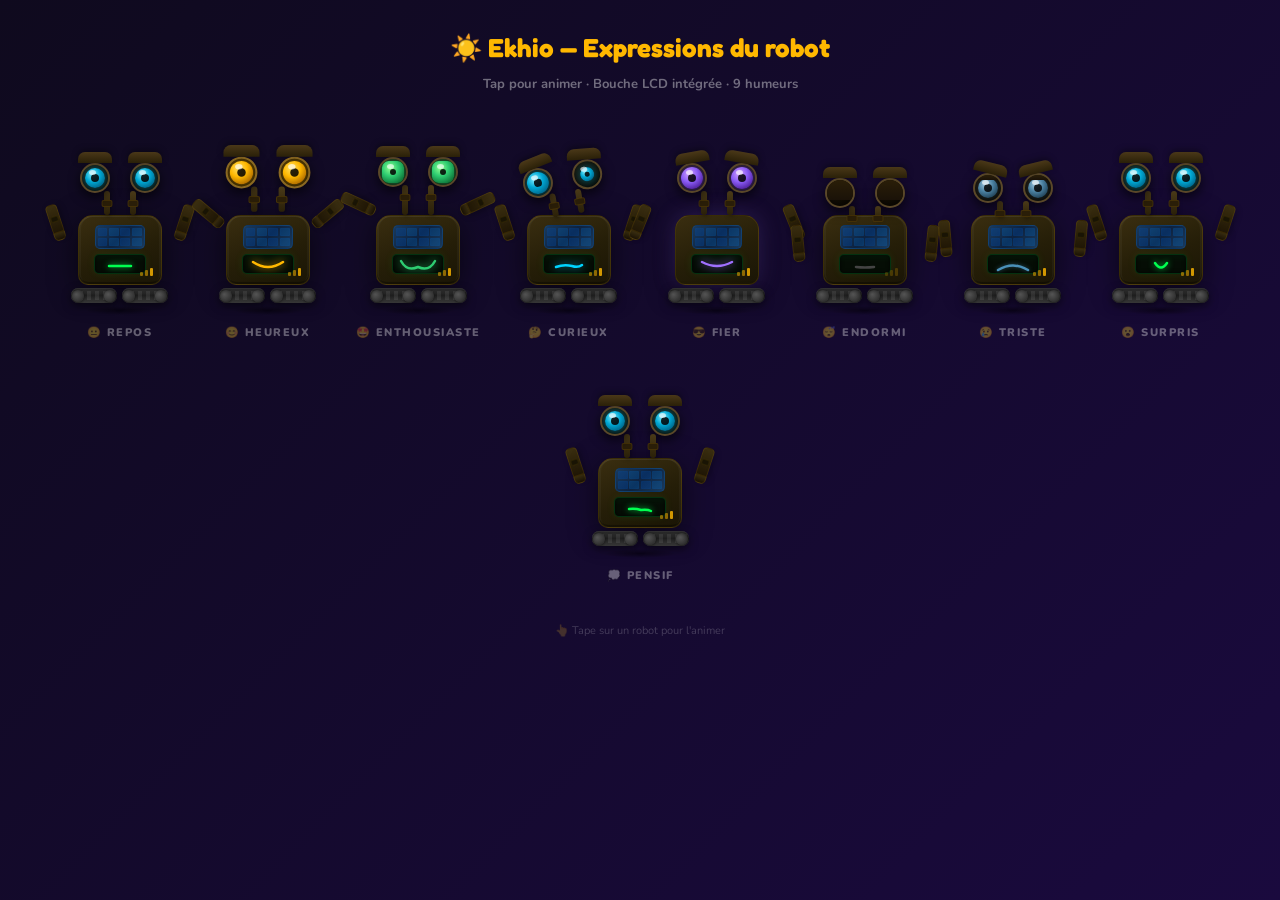
<file: robot-demo.html>
<!DOCTYPE html>
<html lang="fr">
<head>
  <meta charset="UTF-8">
  <meta name="viewport" content="width=device-width, initial-scale=1.0">
  <title>Ekhio Robot — Expressions</title>
  <link href="https://fonts.googleapis.com/css2?family=Nunito:wght@700;900&family=Fredoka+One&display=swap" rel="stylesheet">
  <style>
    :root { --accent:#FFB800; }
    *{margin:0;padding:0;box-sizing:border-box;}
    body{background:linear-gradient(135deg,#0F0A1E,#1A0A3E);min-height:100vh;display:flex;flex-direction:column;align-items:center;padding:32px 16px;gap:32px;font-family:'Nunito',sans-serif;}
    h1{font-family:'Fredoka One',cursive;color:#FFB800;font-size:26px;text-align:center;}
    .subtitle{font-size:13px;color:rgba(255,255,255,.4);font-weight:700;text-align:center;margin-top:-20px;}
    .moods{display:flex;flex-wrap:wrap;gap:28px;justify-content:center;}
    .mood-card{display:flex;flex-direction:column;align-items:center;gap:10px;}
    .mood-label{font-size:11px;font-weight:900;color:rgba(255,255,255,.35);letter-spacing:1.5px;text-transform:uppercase;}
    .mood-desc{font-size:10px;color:rgba(255,255,255,.2);font-weight:700;}
    .tap-hint{font-size:11px;color:rgba(255,255,255,.2);margin-top:8px;}
    
/* ============================================================
   EKHIO ROBOT — Compact binocular style
   Corps + chenilles + yeux sur tiges + bouche LCD expressifs
   ============================================================ */

:root {
  --robot-accent: #FFB800;
  --robot-eye: #00D4FF;
}

.robot-scene {
  display: flex;
  flex-direction: column;
  align-items: center;
  justify-content: flex-end;
  height: 190px;
  position: relative;
}

/* ---- FLOAT ---- */
.robot-float {
  animation: r-float 3.8s ease-in-out infinite;
  transform-origin: center bottom;
}
@keyframes r-float {
  0%,100% { transform: translateY(0) rotate(0deg); }
  30%      { transform: translateY(-9px) rotate(-1.2deg); }
  70%      { transform: translateY(-5px) rotate(.8deg); }
}

.walle-wrap {
  position: relative;
  width: 120px;
  cursor: pointer;
  user-select: none;
}

/* ---- CHENILLES ---- */
.walle-tracks {
  display: flex;
  justify-content: center;
  gap: 5px;
  margin-top: 3px;
}
.walle-track {
  width: 46px; height: 15px;
  background: linear-gradient(180deg, #3A3A3A 0%, #1E1E1E 50%, #3A3A3A 100%);
  border-radius: 7px;
  position: relative; overflow: hidden;
  box-shadow: 0 3px 8px rgba(0,0,0,.5), inset 0 1px 0 rgba(255,255,255,.06);
}
.walle-track::before {
  content:'';
  position:absolute; top:3px; left:0; right:0; bottom:3px;
  background: repeating-linear-gradient(
    90deg,
    rgba(255,255,255,.08) 0px 4px,
    transparent 4px 8px
  );
  animation: track-roll 1s linear infinite;
}
.walle-track::after {
  content:'';
  position:absolute; top:0; left:0; right:0; bottom:0;
  border-radius:7px;
  box-shadow: inset 0 2px 4px rgba(0,0,0,.4);
}
@keyframes track-roll { from{background-position:0 0} to{background-position:-16px 0} }

/* Roue avant/arrière */
.walle-track-wheel {
  position:absolute; top:50%; transform:translateY(-50%);
  width:12px; height:12px; border-radius:50%;
  background:radial-gradient(circle at 35% 35%, #555, #222);
  box-shadow: 0 1px 3px rgba(0,0,0,.5);
}
.walle-track-wheel.front { right:1px; }
.walle-track-wheel.back  { left:1px; }

/* ---- CORPS ---- */
.walle-body {
  width: 84px; height: 70px;
  background: linear-gradient(160deg, #3A2E10 0%, #251E08 55%, #1A1505 100%);
  border-radius: 15px 15px 10px 10px;
  margin: 0 auto;
  position: relative;
  box-shadow:
    0 6px 28px rgba(0,0,0,.55),
    inset 0 1px 0 rgba(255,255,255,.07),
    inset 0 -2px 0 rgba(0,0,0,.3),
    inset 2px 0 0 rgba(255,255,255,.03),
    inset -2px 0 0 rgba(255,255,255,.03);
  border: 1.5px solid rgba(255,184,0,.12);
}

/* Panneau solaire */
.walle-solar {
  position:absolute; top:9px; left:50%; transform:translateX(-50%);
  width:50px; height:24px;
  background:linear-gradient(135deg,#1a3a5c,#0d2240,#1a3a5c);
  border-radius:5px;
  border:1px solid rgba(0,100,200,.25);
  display:grid; grid-template-columns:repeat(4,1fr); gap:1.5px; padding:2px;
}
.walle-solar-cell {
  border-radius:1px;
  background: rgba(0,140,255,.18);
  box-shadow: inset 0 0 2px rgba(0,100,200,.2);
}
.walle-solar-cell:nth-child(odd) { background:rgba(0,80,180,.28); }

/* Écran LCD bouche — key feature */
.walle-screen {
  position:absolute;
  bottom:10px; left:50%; transform:translateX(-50%);
  width:52px; height:20px;
  background:#050D05;
  border-radius:5px;
  border:1.5px solid rgba(0,255,80,.15);
  box-shadow:
    0 0 8px rgba(0,255,80,.08),
    inset 0 0 4px rgba(0,0,0,.8);
  overflow:hidden;
  display:flex; align-items:center; justify-content:center;
}
.walle-screen-inner {
  position:relative;
  width:100%; height:100%;
  display:flex; align-items:center; justify-content:center;
}

/* Bouche SVG inline via clip-path */
.walle-mouth {
  width:38px; height:14px;
  position:relative;
  transition: all .45s cubic-bezier(.34,1.2,.64,1);
}
.walle-mouth svg {
  width:100%; height:100%;
  overflow:visible;
}
.mouth-path {
  fill: none;
  stroke: #00FF50;
  stroke-width: 2.5;
  stroke-linecap: round;
  filter: drop-shadow(0 0 3px rgba(0,255,80,.8));
  transition: d .45s cubic-bezier(.34,1.2,.64,1);
}
/* Scan line */
.walle-screen::after {
  content:'';
  position:absolute; top:0; left:0; right:0;
  height:40%;
  background:linear-gradient(180deg, rgba(0,255,80,.04) 0%, transparent 100%);
  pointer-events:none;
  animation: scan .08s steps(1) infinite;
}
@keyframes scan {
  0%{top:0} 50%{top:60%} 100%{top:0}
}

/* Indicateur de charge */
.walle-charge {
  position:absolute; bottom:8px; right:8px;
  display:flex; gap:2px; align-items:flex-end;
}
.walle-charge-bar {
  width:3px; border-radius:1px;
  background:var(--robot-accent); opacity:.5;
  transition: opacity .3s;
}
.walle-charge-bar:nth-child(1){height:4px;}
.walle-charge-bar:nth-child(2){height:6px;}
.walle-charge-bar:nth-child(3){height:8px; opacity:.8;}

/* ---- BRAS ---- */
.walle-arms {
  position:absolute; top:14px; left:-16px; right:-16px;
  display:flex; justify-content:space-between; pointer-events:none;
}
.walle-arm {
  width:12px; height:32px;
  background:linear-gradient(180deg,#3A2E10,#1E1505);
  border-radius:5px 5px 7px 7px;
  border:1.5px solid rgba(255,184,0,.1);
  position:relative;
  transform-origin:top center;
  transition:transform .5s cubic-bezier(.34,1.56,.64,1);
  box-shadow:2px 2px 6px rgba(0,0,0,.3);
}
.walle-arm.left  { transform: rotate(-18deg); }
.walle-arm.right { transform: rotate(18deg); }
/* Pince */
.walle-arm::after {
  content:'';
  position:absolute; bottom:-6px; left:50%; transform:translateX(-50%);
  width:10px; height:7px;
  background:linear-gradient(180deg,#3A2E10,#1A1205);
  border-radius:0 0 5px 5px;
  border:1px solid rgba(255,184,0,.12);
}
/* Articulation milieu bras */
.walle-arm::before {
  content:'';
  position:absolute; top:11px; left:50%; transform:translateX(-50%);
  width:6px; height:4px;
  background:#1A1505;
  border-radius:2px;
  border:1px solid rgba(255,184,0,.08);
}

/* ---- TIGES OCULAIRES ---- */
.walle-neck {
  display:flex; justify-content:center; gap:20px;
  position:relative; z-index:2;
  transform-origin:bottom center;
  transition:transform .5s cubic-bezier(.34,1.56,.64,1);
}
.walle-stem {
  width:6px; height:24px;
  background:linear-gradient(180deg,#4A3A18,#2A2008);
  border-radius:3px;
  position:relative;
  transition:height .4s ease, transform .4s ease;
  box-shadow:1px 1px 4px rgba(0,0,0,.4);
}
.walle-stem::before {
  content:'';
  position:absolute; top:9px; left:50%; transform:translateX(-50%);
  width:9px; height:5px;
  background:#2A1E08;
  border-radius:2px;
  border:1px solid rgba(255,184,0,.12);
}

/* ---- YEUX ---- */
.walle-eyes {
  display:flex; gap:16px;
  position:absolute;
  bottom:calc(100% - 2px);
  left:50%; transform:translateX(-50%);
}
.walle-eye-unit {
  display:flex; flex-direction:column; align-items:center;
  transition:transform .4s cubic-bezier(.34,1.56,.64,1);
}
.walle-eye-hood {
  width:34px; height:11px;
  background:linear-gradient(180deg,#4A3818,#2A2008);
  border-radius:7px 7px 0 0;
  position:relative; z-index:1;
  box-shadow:0 -2px 6px rgba(0,0,0,.4);
  transition:transform .35s ease;
}
.walle-eye {
  width:30px; height:30px; border-radius:50%;
  background:linear-gradient(135deg,#1A1208,#0A0800);
  border:2.5px solid #5A4828;
  position:relative; overflow:hidden;
  box-shadow:0 4px 12px rgba(0,0,0,.7), inset 0 -2px 4px rgba(0,0,0,.5);
  transition:all .4s cubic-bezier(.34,1.56,.64,1);
}
/* Iris */
.walle-iris {
  position:absolute; top:50%; left:50%;
  transform:translate(-50%,-50%);
  width:20px; height:20px; border-radius:50%;
  background:radial-gradient(circle at 38% 32%,
    var(--eye-hi, #80EEFF) 0%,
    var(--eye-mid, #00A8D4) 40%,
    var(--eye-dark, #004060) 100%
  );
  box-shadow: 0 0 12px var(--eye-glow, rgba(0,212,255,.55));
  transition:all .4s ease;
}
/* Pupille */
.walle-pupil {
  position:absolute; top:50%; left:50%;
  transform:translate(-50%,-50%);
  width:8px; height:8px; border-radius:50%;
  background:rgba(0,0,0,.85);
  transition:all .4s ease;
  z-index:2;
}
/* Mini-reflet */
.walle-eye-shine {
  position:absolute; top:5px; left:7px;
  width:7px; height:5px; border-radius:50%;
  background:rgba(255,255,255,.65); z-index:3;
}
/* Paupière */
.walle-eyelid {
  position:absolute; top:0; left:0; right:0;
  height:0;
  background:linear-gradient(180deg,#2A1E08,#1A1208);
  border-radius:50% 50% 0 0 / 60% 60% 0 0;
  transition:height .35s ease; z-index:4;
}

/* ---- MOODS ---- */

/* neutral */
.walle-wrap.neutral { --eye-hi:#80EEFF; --eye-mid:#00A8D4; --eye-dark:#004060; --eye-glow:rgba(0,212,255,.5); }

/* happy — or, bras levés, capots relevés */
.walle-wrap.happy {
  --eye-hi:#FFE066; --eye-mid:#FFB800; --eye-dark:#804000; --eye-glow:rgba(255,184,0,.7);
}
.walle-wrap.happy .walle-arm.left  { transform:rotate(-50deg) translateY(-5px); }
.walle-wrap.happy .walle-arm.right { transform:rotate(50deg) translateY(-5px); }
.walle-wrap.happy .walle-neck      { transform:scale(1.06) translateY(-3px); }
.walle-wrap.happy .walle-eye       { border-color:#8A6820; }
.walle-wrap.happy .walle-iris      { width:22px; height:22px; }

/* excited — vert, bras grands ouverts, tiges allongées */
.walle-wrap.excited {
  --eye-hi:#90FF90; --eye-mid:#2ECC71; --eye-dark:#005020; --eye-glow:rgba(46,204,113,.75);
}
.walle-wrap.excited .walle-arm.left  { transform:rotate(-65deg) translateY(-7px); }
.walle-wrap.excited .walle-arm.right { transform:rotate(65deg) translateY(-7px); }
.walle-wrap.excited .walle-stem      { height:30px; }
.walle-wrap.excited .walle-iris      { width:22px; height:22px; border-radius:30%; }
.walle-wrap.excited .walle-pupil     { width:6px; height:6px; }

/* curious — tête penchée, pupilles asymétriques */
.walle-wrap.curious .walle-neck { transform:rotate(-10deg); }
.walle-wrap.curious .walle-eye-unit:first-child .walle-iris  { width:22px; height:22px; }
.walle-wrap.curious .walle-eye-unit:last-child  .walle-iris  { width:14px; height:14px; }
.walle-wrap.curious .walle-eye-unit:last-child  .walle-pupil { width:5px; height:5px; }
.walle-wrap.curious .walle-eye-unit:first-child .walle-eye-hood { transform:rotate(-12deg); }
.walle-wrap.curious .walle-eye-unit:last-child  .walle-eye-hood { transform:rotate(6deg); }

/* proud — violet, capots froncés vers l'intérieur */
.walle-wrap.proud {
  --eye-hi:#D0A0FF; --eye-mid:#8B5CF6; --eye-dark:#2D006A; --eye-glow:rgba(139,92,246,.7);
}
.walle-wrap.proud .walle-body  { box-shadow:0 0 22px rgba(139,92,246,.25), 0 6px 28px rgba(0,0,0,.55); }
.walle-wrap.proud .walle-arm.left  { transform:rotate(22deg); }
.walle-wrap.proud .walle-arm.right { transform:rotate(-22deg); }
.walle-wrap.proud .walle-eye-unit:first-child .walle-eye-hood { transform:rotate(-10deg); }
.walle-wrap.proud .walle-eye-unit:last-child  .walle-eye-hood { transform:rotate(10deg); }
.walle-wrap.proud .walle-iris { width:22px; height:22px; }

/* sleeping — paupières tombées, bras pendants, tiges courtes */
.walle-wrap.sleeping .walle-eyelid  { height:75%; }
.walle-wrap.sleeping .walle-iris    { --eye-hi:#666; --eye-mid:#333; --eye-dark:#111; --eye-glow:transparent; width:14px; height:14px; }
.walle-wrap.sleeping .walle-arm.left  { transform:rotate(-6deg) translateY(10px); }
.walle-wrap.sleeping .walle-arm.right { transform:rotate(6deg) translateY(10px); }
.walle-wrap.sleeping .walle-stem    { height:14px; }
.walle-wrap.sleeping .walle-neck    { transform:translateY(5px); }
.walle-wrap.sleeping .walle-charge-bar { opacity:.2; }

/* sad — bleu pâle, capots froncés externe, bras bas, tiges courtes */
.walle-wrap.sad {
  --eye-hi:#A0C8E0; --eye-mid:#4A80A0; --eye-dark:#0A2030; --eye-glow:rgba(80,140,180,.3);
}
.walle-wrap.sad .walle-eye-unit:first-child .walle-eye-hood { transform:rotate(14deg) translateX(3px); }
.walle-wrap.sad .walle-eye-unit:last-child  .walle-eye-hood { transform:rotate(-14deg) translateX(-3px); }
.walle-wrap.sad .walle-stem    { height:17px; }
.walle-wrap.sad .walle-neck    { transform:translateY(3px); }
.walle-wrap.sad .walle-arm.left  { transform:rotate(-5deg) translateY(8px); }
.walle-wrap.sad .walle-arm.right { transform:rotate(5deg) translateY(8px); }
.walle-wrap.sad .walle-eyelid  { height:20%; }

/* ---- MOUTH EXPRESSIONS ---- */
/* Les paths sont mis à jour dynamiquement via JS */
/* Mais on définit les couleurs d'écran par mood */
.walle-wrap.happy   .mouth-path { stroke:#FFB800; filter:drop-shadow(0 0 4px rgba(255,184,0,.9)); }
.walle-wrap.excited .mouth-path { stroke:#2ECC71; filter:drop-shadow(0 0 4px rgba(46,204,113,.9)); }
.walle-wrap.proud   .mouth-path { stroke:#A070FF; filter:drop-shadow(0 0 4px rgba(160,112,255,.9)); }
.walle-wrap.sleeping .mouth-path { stroke:#444; filter:none; }
.walle-wrap.sad     .mouth-path { stroke:#4A90B8; filter:drop-shadow(0 0 2px rgba(74,144,184,.5)); }
.walle-wrap.curious .mouth-path { stroke:#00D4FF; filter:drop-shadow(0 0 4px rgba(0,212,255,.7)); }

/* ---- ANIMATIONS ---- */
.walle-wrap.bounce {
  animation: r-bounce .45s cubic-bezier(.36,.07,.19,.97) !important;
}
@keyframes r-bounce {
  0%,100% { transform:scale(1) rotate(0deg); }
  25%      { transform:scale(1.13) rotate(-3.5deg); }
  75%      { transform:scale(.94) rotate(2deg); }
}
.walle-wrap.celebrate {
  animation: r-celebrate .75s ease-in-out !important;
}
@keyframes r-celebrate {
  0%,100% { transform:translateY(0) rotate(0deg); }
  15%      { transform:translateY(-16px) rotate(-6deg); }
  40%      { transform:translateY(-22px) rotate(6deg); }
  65%      { transform:translateY(-12px) rotate(-3deg); }
  85%      { transform:translateY(-5px) rotate(2deg); }
}
.walle-wrap.shake {
  animation: r-shake .4s ease-in-out !important;
}
@keyframes r-shake {
  0%,100% { transform:translateX(0); }
  20%      { transform:translateX(-8px); }
  40%      { transform:translateX(8px); }
  60%      { transform:translateX(-5px); }
  80%      { transform:translateX(5px); }
}

/* Shadow */
.robot-shadow {
  width:72px; height:9px;
  background:radial-gradient(ellipse,rgba(0,0,0,.45) 0%,transparent 70%);
  margin:3px auto 0;
  transition:width .4s ease, opacity .4s ease;
}

  </style>
</head>
<body>
<h1>☀️ Ekhio — Expressions du robot</h1>
<p class="subtitle">Tap pour animer · Bouche LCD intégrée · 9 humeurs</p>
<div class="moods">

  <div class="mood-card">
    <div class="robot-scene">
      <div class="robot-float">
        <div class="walle-wrap neutral" id="r-neutral" onclick="tap('neutral')">
          <div class="walle-neck">
            <div class="walle-stem"></div>
            <div class="walle-eyes">
              <div class="walle-eye-unit">
                <div class="walle-eye-hood"></div>
                <div class="walle-eye">
                  <div class="walle-eyelid"></div>
                  <div class="walle-iris"></div>
                  <div class="walle-pupil"></div>
                  <div class="walle-eye-shine"></div>
                </div>
              </div>
              <div class="walle-eye-unit">
                <div class="walle-eye-hood"></div>
                <div class="walle-eye">
                  <div class="walle-eyelid"></div>
                  <div class="walle-iris"></div>
                  <div class="walle-pupil"></div>
                  <div class="walle-eye-shine"></div>
                </div>
              </div>
            </div>
            <div class="walle-stem"></div>
          </div>
          <div class="walle-arms">
            <div class="walle-arm left"></div>
            <div class="walle-arm right"></div>
          </div>
          <div class="walle-body">
            <div class="walle-solar">
              <div class="walle-solar-cell"></div><div class="walle-solar-cell"></div><div class="walle-solar-cell"></div><div class="walle-solar-cell"></div><div class="walle-solar-cell"></div><div class="walle-solar-cell"></div><div class="walle-solar-cell"></div><div class="walle-solar-cell"></div>
            </div>
            <div class="walle-screen">
              <div class="walle-screen-inner">
                <div class="walle-mouth">
                  <svg viewBox="0 0 38 14" xmlns="http://www.w3.org/2000/svg">
                    <path class="mouth-path" id="mp-neutral" d="M8,7 Q19,7 30,7"/>
                  </svg>
                </div>
              </div>
            </div>
            <div class="walle-charge">
              <div class="walle-charge-bar"></div>
              <div class="walle-charge-bar"></div>
              <div class="walle-charge-bar"></div>
            </div>
          </div>
          <div class="walle-tracks">
            <div class="walle-track"><div class="walle-track-wheel front"></div><div class="walle-track-wheel back"></div></div>
            <div class="walle-track"><div class="walle-track-wheel front"></div><div class="walle-track-wheel back"></div></div>
          </div>
        </div>
      </div>
      <div class="robot-shadow"></div>
    </div>
    <div class="mood-label">😐 Repos</div>
  </div>

  <div class="mood-card">
    <div class="robot-scene">
      <div class="robot-float">
        <div class="walle-wrap happy" id="r-happy" onclick="tap('happy')">
          <div class="walle-neck">
            <div class="walle-stem"></div>
            <div class="walle-eyes">
              <div class="walle-eye-unit">
                <div class="walle-eye-hood"></div>
                <div class="walle-eye">
                  <div class="walle-eyelid"></div>
                  <div class="walle-iris"></div>
                  <div class="walle-pupil"></div>
                  <div class="walle-eye-shine"></div>
                </div>
              </div>
              <div class="walle-eye-unit">
                <div class="walle-eye-hood"></div>
                <div class="walle-eye">
                  <div class="walle-eyelid"></div>
                  <div class="walle-iris"></div>
                  <div class="walle-pupil"></div>
                  <div class="walle-eye-shine"></div>
                </div>
              </div>
            </div>
            <div class="walle-stem"></div>
          </div>
          <div class="walle-arms">
            <div class="walle-arm left"></div>
            <div class="walle-arm right"></div>
          </div>
          <div class="walle-body">
            <div class="walle-solar">
              <div class="walle-solar-cell"></div><div class="walle-solar-cell"></div><div class="walle-solar-cell"></div><div class="walle-solar-cell"></div><div class="walle-solar-cell"></div><div class="walle-solar-cell"></div><div class="walle-solar-cell"></div><div class="walle-solar-cell"></div>
            </div>
            <div class="walle-screen">
              <div class="walle-screen-inner">
                <div class="walle-mouth">
                  <svg viewBox="0 0 38 14" xmlns="http://www.w3.org/2000/svg">
                    <path class="mouth-path" id="mp-happy" d="M4,3 Q19,13 34,3"/>
                  </svg>
                </div>
              </div>
            </div>
            <div class="walle-charge">
              <div class="walle-charge-bar"></div>
              <div class="walle-charge-bar"></div>
              <div class="walle-charge-bar"></div>
            </div>
          </div>
          <div class="walle-tracks">
            <div class="walle-track"><div class="walle-track-wheel front"></div><div class="walle-track-wheel back"></div></div>
            <div class="walle-track"><div class="walle-track-wheel front"></div><div class="walle-track-wheel back"></div></div>
          </div>
        </div>
      </div>
      <div class="robot-shadow"></div>
    </div>
    <div class="mood-label">😊 Heureux</div>
  </div>

  <div class="mood-card">
    <div class="robot-scene">
      <div class="robot-float">
        <div class="walle-wrap excited" id="r-excited" onclick="tap('excited')">
          <div class="walle-neck">
            <div class="walle-stem"></div>
            <div class="walle-eyes">
              <div class="walle-eye-unit">
                <div class="walle-eye-hood"></div>
                <div class="walle-eye">
                  <div class="walle-eyelid"></div>
                  <div class="walle-iris"></div>
                  <div class="walle-pupil"></div>
                  <div class="walle-eye-shine"></div>
                </div>
              </div>
              <div class="walle-eye-unit">
                <div class="walle-eye-hood"></div>
                <div class="walle-eye">
                  <div class="walle-eyelid"></div>
                  <div class="walle-iris"></div>
                  <div class="walle-pupil"></div>
                  <div class="walle-eye-shine"></div>
                </div>
              </div>
            </div>
            <div class="walle-stem"></div>
          </div>
          <div class="walle-arms">
            <div class="walle-arm left"></div>
            <div class="walle-arm right"></div>
          </div>
          <div class="walle-body">
            <div class="walle-solar">
              <div class="walle-solar-cell"></div><div class="walle-solar-cell"></div><div class="walle-solar-cell"></div><div class="walle-solar-cell"></div><div class="walle-solar-cell"></div><div class="walle-solar-cell"></div><div class="walle-solar-cell"></div><div class="walle-solar-cell"></div>
            </div>
            <div class="walle-screen">
              <div class="walle-screen-inner">
                <div class="walle-mouth">
                  <svg viewBox="0 0 38 14" xmlns="http://www.w3.org/2000/svg">
                    <path class="mouth-path" id="mp-excited" d="M2,2 Q8,13 19,8 Q30,13 36,2"/>
                  </svg>
                </div>
              </div>
            </div>
            <div class="walle-charge">
              <div class="walle-charge-bar"></div>
              <div class="walle-charge-bar"></div>
              <div class="walle-charge-bar"></div>
            </div>
          </div>
          <div class="walle-tracks">
            <div class="walle-track"><div class="walle-track-wheel front"></div><div class="walle-track-wheel back"></div></div>
            <div class="walle-track"><div class="walle-track-wheel front"></div><div class="walle-track-wheel back"></div></div>
          </div>
        </div>
      </div>
      <div class="robot-shadow"></div>
    </div>
    <div class="mood-label">🤩 Enthousiaste</div>
  </div>

  <div class="mood-card">
    <div class="robot-scene">
      <div class="robot-float">
        <div class="walle-wrap curious" id="r-curious" onclick="tap('curious')">
          <div class="walle-neck">
            <div class="walle-stem"></div>
            <div class="walle-eyes">
              <div class="walle-eye-unit">
                <div class="walle-eye-hood"></div>
                <div class="walle-eye">
                  <div class="walle-eyelid"></div>
                  <div class="walle-iris"></div>
                  <div class="walle-pupil"></div>
                  <div class="walle-eye-shine"></div>
                </div>
              </div>
              <div class="walle-eye-unit">
                <div class="walle-eye-hood"></div>
                <div class="walle-eye">
                  <div class="walle-eyelid"></div>
                  <div class="walle-iris"></div>
                  <div class="walle-pupil"></div>
                  <div class="walle-eye-shine"></div>
                </div>
              </div>
            </div>
            <div class="walle-stem"></div>
          </div>
          <div class="walle-arms">
            <div class="walle-arm left"></div>
            <div class="walle-arm right"></div>
          </div>
          <div class="walle-body">
            <div class="walle-solar">
              <div class="walle-solar-cell"></div><div class="walle-solar-cell"></div><div class="walle-solar-cell"></div><div class="walle-solar-cell"></div><div class="walle-solar-cell"></div><div class="walle-solar-cell"></div><div class="walle-solar-cell"></div><div class="walle-solar-cell"></div>
            </div>
            <div class="walle-screen">
              <div class="walle-screen-inner">
                <div class="walle-mouth">
                  <svg viewBox="0 0 38 14" xmlns="http://www.w3.org/2000/svg">
                    <path class="mouth-path" id="mp-curious" d="M6,8 Q14,5 22,7 Q28,9 32,6"/>
                  </svg>
                </div>
              </div>
            </div>
            <div class="walle-charge">
              <div class="walle-charge-bar"></div>
              <div class="walle-charge-bar"></div>
              <div class="walle-charge-bar"></div>
            </div>
          </div>
          <div class="walle-tracks">
            <div class="walle-track"><div class="walle-track-wheel front"></div><div class="walle-track-wheel back"></div></div>
            <div class="walle-track"><div class="walle-track-wheel front"></div><div class="walle-track-wheel back"></div></div>
          </div>
        </div>
      </div>
      <div class="robot-shadow"></div>
    </div>
    <div class="mood-label">🤔 Curieux</div>
  </div>

  <div class="mood-card">
    <div class="robot-scene">
      <div class="robot-float">
        <div class="walle-wrap proud" id="r-proud" onclick="tap('proud')">
          <div class="walle-neck">
            <div class="walle-stem"></div>
            <div class="walle-eyes">
              <div class="walle-eye-unit">
                <div class="walle-eye-hood"></div>
                <div class="walle-eye">
                  <div class="walle-eyelid"></div>
                  <div class="walle-iris"></div>
                  <div class="walle-pupil"></div>
                  <div class="walle-eye-shine"></div>
                </div>
              </div>
              <div class="walle-eye-unit">
                <div class="walle-eye-hood"></div>
                <div class="walle-eye">
                  <div class="walle-eyelid"></div>
                  <div class="walle-iris"></div>
                  <div class="walle-pupil"></div>
                  <div class="walle-eye-shine"></div>
                </div>
              </div>
            </div>
            <div class="walle-stem"></div>
          </div>
          <div class="walle-arms">
            <div class="walle-arm left"></div>
            <div class="walle-arm right"></div>
          </div>
          <div class="walle-body">
            <div class="walle-solar">
              <div class="walle-solar-cell"></div><div class="walle-solar-cell"></div><div class="walle-solar-cell"></div><div class="walle-solar-cell"></div><div class="walle-solar-cell"></div><div class="walle-solar-cell"></div><div class="walle-solar-cell"></div><div class="walle-solar-cell"></div>
            </div>
            <div class="walle-screen">
              <div class="walle-screen-inner">
                <div class="walle-mouth">
                  <svg viewBox="0 0 38 14" xmlns="http://www.w3.org/2000/svg">
                    <path class="mouth-path" id="mp-proud" d="M4,3 Q19,11 34,3"/>
                  </svg>
                </div>
              </div>
            </div>
            <div class="walle-charge">
              <div class="walle-charge-bar"></div>
              <div class="walle-charge-bar"></div>
              <div class="walle-charge-bar"></div>
            </div>
          </div>
          <div class="walle-tracks">
            <div class="walle-track"><div class="walle-track-wheel front"></div><div class="walle-track-wheel back"></div></div>
            <div class="walle-track"><div class="walle-track-wheel front"></div><div class="walle-track-wheel back"></div></div>
          </div>
        </div>
      </div>
      <div class="robot-shadow"></div>
    </div>
    <div class="mood-label">😎 Fier</div>
  </div>

  <div class="mood-card">
    <div class="robot-scene">
      <div class="robot-float">
        <div class="walle-wrap sleeping" id="r-sleeping" onclick="tap('sleeping')">
          <div class="walle-neck">
            <div class="walle-stem"></div>
            <div class="walle-eyes">
              <div class="walle-eye-unit">
                <div class="walle-eye-hood"></div>
                <div class="walle-eye">
                  <div class="walle-eyelid"></div>
                  <div class="walle-iris"></div>
                  <div class="walle-pupil"></div>
                  <div class="walle-eye-shine"></div>
                </div>
              </div>
              <div class="walle-eye-unit">
                <div class="walle-eye-hood"></div>
                <div class="walle-eye">
                  <div class="walle-eyelid"></div>
                  <div class="walle-iris"></div>
                  <div class="walle-pupil"></div>
                  <div class="walle-eye-shine"></div>
                </div>
              </div>
            </div>
            <div class="walle-stem"></div>
          </div>
          <div class="walle-arms">
            <div class="walle-arm left"></div>
            <div class="walle-arm right"></div>
          </div>
          <div class="walle-body">
            <div class="walle-solar">
              <div class="walle-solar-cell"></div><div class="walle-solar-cell"></div><div class="walle-solar-cell"></div><div class="walle-solar-cell"></div><div class="walle-solar-cell"></div><div class="walle-solar-cell"></div><div class="walle-solar-cell"></div><div class="walle-solar-cell"></div>
            </div>
            <div class="walle-screen">
              <div class="walle-screen-inner">
                <div class="walle-mouth">
                  <svg viewBox="0 0 38 14" xmlns="http://www.w3.org/2000/svg">
                    <path class="mouth-path" id="mp-sleeping" d="M10,8 Q19,9 28,8"/>
                  </svg>
                </div>
              </div>
            </div>
            <div class="walle-charge">
              <div class="walle-charge-bar"></div>
              <div class="walle-charge-bar"></div>
              <div class="walle-charge-bar"></div>
            </div>
          </div>
          <div class="walle-tracks">
            <div class="walle-track"><div class="walle-track-wheel front"></div><div class="walle-track-wheel back"></div></div>
            <div class="walle-track"><div class="walle-track-wheel front"></div><div class="walle-track-wheel back"></div></div>
          </div>
        </div>
      </div>
      <div class="robot-shadow"></div>
    </div>
    <div class="mood-label">😴 Endormi</div>
  </div>

  <div class="mood-card">
    <div class="robot-scene">
      <div class="robot-float">
        <div class="walle-wrap sad" id="r-sad" onclick="tap('sad')">
          <div class="walle-neck">
            <div class="walle-stem"></div>
            <div class="walle-eyes">
              <div class="walle-eye-unit">
                <div class="walle-eye-hood"></div>
                <div class="walle-eye">
                  <div class="walle-eyelid"></div>
                  <div class="walle-iris"></div>
                  <div class="walle-pupil"></div>
                  <div class="walle-eye-shine"></div>
                </div>
              </div>
              <div class="walle-eye-unit">
                <div class="walle-eye-hood"></div>
                <div class="walle-eye">
                  <div class="walle-eyelid"></div>
                  <div class="walle-iris"></div>
                  <div class="walle-pupil"></div>
                  <div class="walle-eye-shine"></div>
                </div>
              </div>
            </div>
            <div class="walle-stem"></div>
          </div>
          <div class="walle-arms">
            <div class="walle-arm left"></div>
            <div class="walle-arm right"></div>
          </div>
          <div class="walle-body">
            <div class="walle-solar">
              <div class="walle-solar-cell"></div><div class="walle-solar-cell"></div><div class="walle-solar-cell"></div><div class="walle-solar-cell"></div><div class="walle-solar-cell"></div><div class="walle-solar-cell"></div><div class="walle-solar-cell"></div><div class="walle-solar-cell"></div>
            </div>
            <div class="walle-screen">
              <div class="walle-screen-inner">
                <div class="walle-mouth">
                  <svg viewBox="0 0 38 14" xmlns="http://www.w3.org/2000/svg">
                    <path class="mouth-path" id="mp-sad" d="M4,11 Q19,2 34,11"/>
                  </svg>
                </div>
              </div>
            </div>
            <div class="walle-charge">
              <div class="walle-charge-bar"></div>
              <div class="walle-charge-bar"></div>
              <div class="walle-charge-bar"></div>
            </div>
          </div>
          <div class="walle-tracks">
            <div class="walle-track"><div class="walle-track-wheel front"></div><div class="walle-track-wheel back"></div></div>
            <div class="walle-track"><div class="walle-track-wheel front"></div><div class="walle-track-wheel back"></div></div>
          </div>
        </div>
      </div>
      <div class="robot-shadow"></div>
    </div>
    <div class="mood-label">😢 Triste</div>
  </div>

  <div class="mood-card">
    <div class="robot-scene">
      <div class="robot-float">
        <div class="walle-wrap surprised" id="r-surprised" onclick="tap('surprised')">
          <div class="walle-neck">
            <div class="walle-stem"></div>
            <div class="walle-eyes">
              <div class="walle-eye-unit">
                <div class="walle-eye-hood"></div>
                <div class="walle-eye">
                  <div class="walle-eyelid"></div>
                  <div class="walle-iris"></div>
                  <div class="walle-pupil"></div>
                  <div class="walle-eye-shine"></div>
                </div>
              </div>
              <div class="walle-eye-unit">
                <div class="walle-eye-hood"></div>
                <div class="walle-eye">
                  <div class="walle-eyelid"></div>
                  <div class="walle-iris"></div>
                  <div class="walle-pupil"></div>
                  <div class="walle-eye-shine"></div>
                </div>
              </div>
            </div>
            <div class="walle-stem"></div>
          </div>
          <div class="walle-arms">
            <div class="walle-arm left"></div>
            <div class="walle-arm right"></div>
          </div>
          <div class="walle-body">
            <div class="walle-solar">
              <div class="walle-solar-cell"></div><div class="walle-solar-cell"></div><div class="walle-solar-cell"></div><div class="walle-solar-cell"></div><div class="walle-solar-cell"></div><div class="walle-solar-cell"></div><div class="walle-solar-cell"></div><div class="walle-solar-cell"></div>
            </div>
            <div class="walle-screen">
              <div class="walle-screen-inner">
                <div class="walle-mouth">
                  <svg viewBox="0 0 38 14" xmlns="http://www.w3.org/2000/svg">
                    <path class="mouth-path" id="mp-surprised" d="M13,4 Q19,13 25,4"/>
                  </svg>
                </div>
              </div>
            </div>
            <div class="walle-charge">
              <div class="walle-charge-bar"></div>
              <div class="walle-charge-bar"></div>
              <div class="walle-charge-bar"></div>
            </div>
          </div>
          <div class="walle-tracks">
            <div class="walle-track"><div class="walle-track-wheel front"></div><div class="walle-track-wheel back"></div></div>
            <div class="walle-track"><div class="walle-track-wheel front"></div><div class="walle-track-wheel back"></div></div>
          </div>
        </div>
      </div>
      <div class="robot-shadow"></div>
    </div>
    <div class="mood-label">😮 Surpris</div>
  </div>

  <div class="mood-card">
    <div class="robot-scene">
      <div class="robot-float">
        <div class="walle-wrap thinking" id="r-thinking" onclick="tap('thinking')">
          <div class="walle-neck">
            <div class="walle-stem"></div>
            <div class="walle-eyes">
              <div class="walle-eye-unit">
                <div class="walle-eye-hood"></div>
                <div class="walle-eye">
                  <div class="walle-eyelid"></div>
                  <div class="walle-iris"></div>
                  <div class="walle-pupil"></div>
                  <div class="walle-eye-shine"></div>
                </div>
              </div>
              <div class="walle-eye-unit">
                <div class="walle-eye-hood"></div>
                <div class="walle-eye">
                  <div class="walle-eyelid"></div>
                  <div class="walle-iris"></div>
                  <div class="walle-pupil"></div>
                  <div class="walle-eye-shine"></div>
                </div>
              </div>
            </div>
            <div class="walle-stem"></div>
          </div>
          <div class="walle-arms">
            <div class="walle-arm left"></div>
            <div class="walle-arm right"></div>
          </div>
          <div class="walle-body">
            <div class="walle-solar">
              <div class="walle-solar-cell"></div><div class="walle-solar-cell"></div><div class="walle-solar-cell"></div><div class="walle-solar-cell"></div><div class="walle-solar-cell"></div><div class="walle-solar-cell"></div><div class="walle-solar-cell"></div><div class="walle-solar-cell"></div>
            </div>
            <div class="walle-screen">
              <div class="walle-screen-inner">
                <div class="walle-mouth">
                  <svg viewBox="0 0 38 14" xmlns="http://www.w3.org/2000/svg">
                    <path class="mouth-path" id="mp-thinking" d="M8,7 Q14,6 20,8 Q26,7 30,9"/>
                  </svg>
                </div>
              </div>
            </div>
            <div class="walle-charge">
              <div class="walle-charge-bar"></div>
              <div class="walle-charge-bar"></div>
              <div class="walle-charge-bar"></div>
            </div>
          </div>
          <div class="walle-tracks">
            <div class="walle-track"><div class="walle-track-wheel front"></div><div class="walle-track-wheel back"></div></div>
            <div class="walle-track"><div class="walle-track-wheel front"></div><div class="walle-track-wheel back"></div></div>
          </div>
        </div>
      </div>
      <div class="robot-shadow"></div>
    </div>
    <div class="mood-label">💭 Pensif</div>
  </div>

</div>
<p class="tap-hint">👆 Tape sur un robot pour l'animer</p>
<script>
const MOUTHS = {
  neutral: "M8,7 Q19,7 30,7",
  happy: "M4,3 Q19,13 34,3",
  excited: "M2,2 Q8,13 19,8 Q30,13 36,2",
  curious: "M6,8 Q14,5 22,7 Q28,9 32,6",
  proud: "M4,3 Q19,11 34,3",
  sleeping: "M10,8 Q19,9 28,8",
  sad: "M4,11 Q19,2 34,11",
  surprised: "M13,4 Q19,13 25,4",
  thinking: "M8,7 Q14,6 20,8 Q26,7 30,9",
};
// Init all mouths
Object.keys(MOUTHS).forEach(m => {
  const el = document.getElementById('mp-' + m);
  if(el) el.setAttribute('d', MOUTHS[m]);
});
// Blink all
setInterval(()=>{
  document.querySelectorAll('.walle-eyelid').forEach(el=>{
    el.style.height='100%';
    setTimeout(()=>el.style.height='0',130);
  });
}, 4000 + Math.random()*1500);

function tap(mood){
  const r = document.getElementById('r-' + mood);
  if(!r) return;
  r.classList.remove('bounce','celebrate');
  void r.offsetWidth;
  const anim = ['happy','excited'].includes(mood) ? 'celebrate' : 'bounce';
  r.classList.add(anim);
  setTimeout(()=>r.classList.remove(anim), 800);
}
</script>
</body>
</html>
</file>
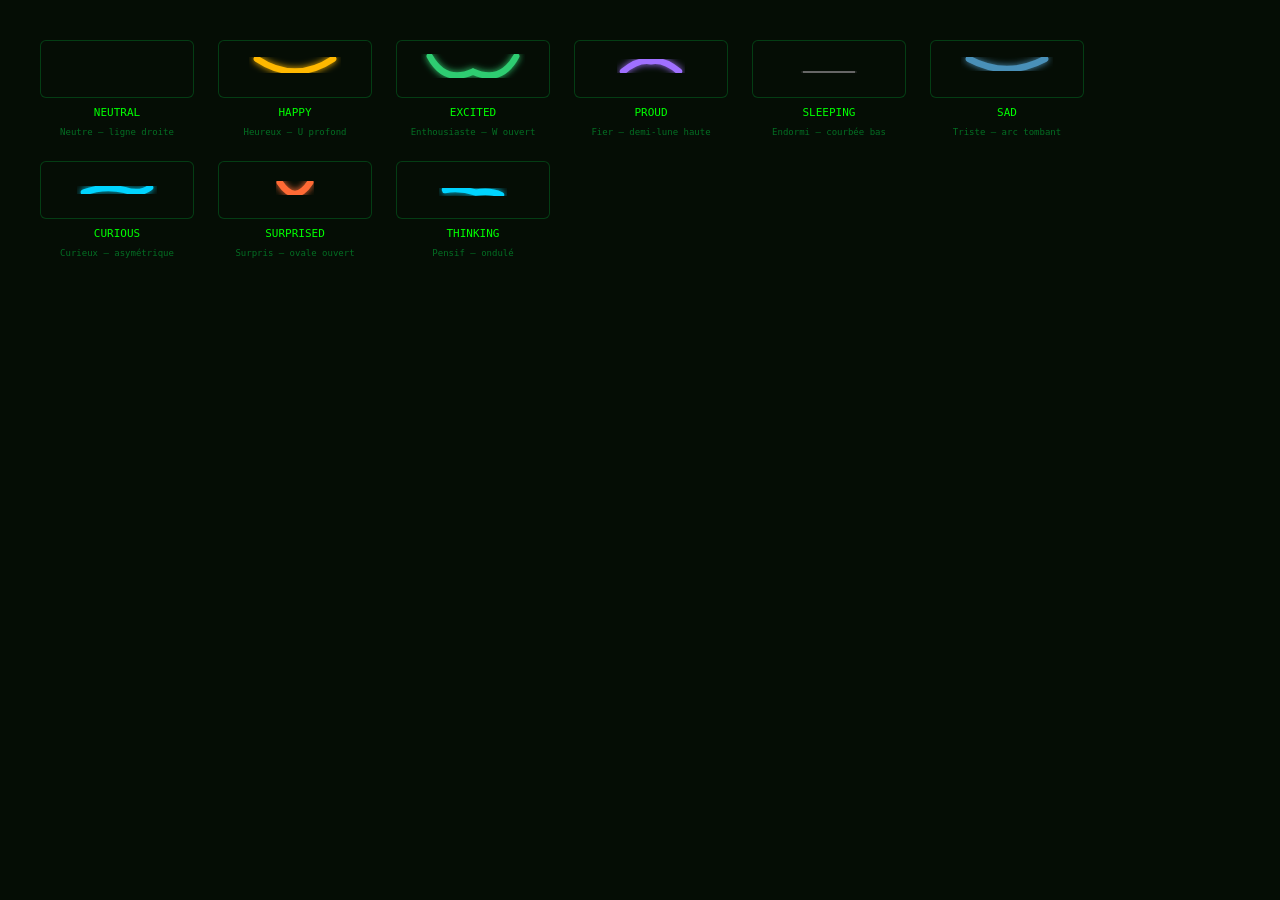
<file: robot-mouth-test.html>
<!DOCTYPE html>
<html>
<head>
<meta charset="UTF-8">
<style>
  body { background:#050D05; display:flex; flex-wrap:wrap; gap:24px; padding:32px; font-family:monospace; }
  .card { display:flex; flex-direction:column; align-items:center; gap:8px; }
  .label { color:#0f0; font-size:11px; }
  svg { background:#050D05; border:1px solid rgba(0,255,80,.2); border-radius:6px; }
  path { fill:none; stroke-linecap:round; }
</style>
</head>
<body>

<div class="card">
  <svg width="152" height="56" viewBox="-4 -4 46 22">
    <path d="M8,7 Q19,7 30,7" stroke="#00D4FF" stroke-width="2.5"
          filter="url(#glow)" />
    <defs>
      <filter id="glow">
        <feGaussianBlur stdDeviation="1.5" result="blur"/>
        <feMerge><feMergeNode in="blur"/><feMergeNode in="SourceGraphic"/></feMerge>
      </filter>
    </defs>
  </svg>
  <div class="label">NEUTRAL</div>
  <div style="color:rgba(0,255,80,.4);font-size:9px;max-width:150px;text-align:center">Neutre — ligne droite</div>
</div>
<div class="card">
  <svg width="152" height="56" viewBox="-4 -4 46 22">
    <path d="M4,3 Q19,13 34,3" stroke="#FFB800" stroke-width="2.5"
          filter="url(#glow)" />
    <defs>
      <filter id="glow">
        <feGaussianBlur stdDeviation="1.5" result="blur"/>
        <feMerge><feMergeNode in="blur"/><feMergeNode in="SourceGraphic"/></feMerge>
      </filter>
    </defs>
  </svg>
  <div class="label">HAPPY</div>
  <div style="color:rgba(0,255,80,.4);font-size:9px;max-width:150px;text-align:center">Heureux — U profond</div>
</div>
<div class="card">
  <svg width="152" height="56" viewBox="-4 -4 46 22">
    <path d="M2,2 Q8,13 19,8 Q30,13 36,2" stroke="#2ECC71" stroke-width="2.5"
          filter="url(#glow)" />
    <defs>
      <filter id="glow">
        <feGaussianBlur stdDeviation="1.5" result="blur"/>
        <feMerge><feMergeNode in="blur"/><feMergeNode in="SourceGraphic"/></feMerge>
      </filter>
    </defs>
  </svg>
  <div class="label">EXCITED</div>
  <div style="color:rgba(0,255,80,.4);font-size:9px;max-width:150px;text-align:center">Enthousiaste — W ouvert</div>
</div>
<div class="card">
  <svg width="152" height="56" viewBox="-4 -4 46 22">
    <path d="M8,8 Q14,3 19,4 Q24,3 30,8" stroke="#A070FF" stroke-width="2.5"
          filter="url(#glow)" />
    <defs>
      <filter id="glow">
        <feGaussianBlur stdDeviation="1.5" result="blur"/>
        <feMerge><feMergeNode in="blur"/><feMergeNode in="SourceGraphic"/></feMerge>
      </filter>
    </defs>
  </svg>
  <div class="label">PROUD</div>
  <div style="color:rgba(0,255,80,.4);font-size:9px;max-width:150px;text-align:center">Fier — demi-lune haute</div>
</div>
<div class="card">
  <svg width="152" height="56" viewBox="-4 -4 46 22">
    <path d="M10,8 Q19,9 28,8" stroke="#666" stroke-width="2.5"
          filter="url(#glow)" />
    <defs>
      <filter id="glow">
        <feGaussianBlur stdDeviation="1.5" result="blur"/>
        <feMerge><feMergeNode in="blur"/><feMergeNode in="SourceGraphic"/></feMerge>
      </filter>
    </defs>
  </svg>
  <div class="label">SLEEPING</div>
  <div style="color:rgba(0,255,80,.4);font-size:9px;max-width:150px;text-align:center">Endormi — courbée bas</div>
</div>
<div class="card">
  <svg width="152" height="56" viewBox="-4 -4 46 22">
    <path d="M4,3 Q19,11 34,3" stroke="#4A90B8" stroke-width="2.5"
          filter="url(#glow)" />
    <defs>
      <filter id="glow">
        <feGaussianBlur stdDeviation="1.5" result="blur"/>
        <feMerge><feMergeNode in="blur"/><feMergeNode in="SourceGraphic"/></feMerge>
      </filter>
    </defs>
  </svg>
  <div class="label">SAD</div>
  <div style="color:rgba(0,255,80,.4);font-size:9px;max-width:150px;text-align:center">Triste — arc tombant</div>
</div>
<div class="card">
  <svg width="152" height="56" viewBox="-4 -4 46 22">
    <path d="M6,8 Q14,5 22,7 Q28,9 32,6" stroke="#00D4FF" stroke-width="2.5"
          filter="url(#glow)" />
    <defs>
      <filter id="glow">
        <feGaussianBlur stdDeviation="1.5" result="blur"/>
        <feMerge><feMergeNode in="blur"/><feMergeNode in="SourceGraphic"/></feMerge>
      </filter>
    </defs>
  </svg>
  <div class="label">CURIOUS</div>
  <div style="color:rgba(0,255,80,.4);font-size:9px;max-width:150px;text-align:center">Curieux — asymétrique</div>
</div>
<div class="card">
  <svg width="152" height="56" viewBox="-4 -4 46 22">
    <path d="M13,4 Q19,13 25,4" stroke="#FF6B35" stroke-width="2.5"
          filter="url(#glow)" />
    <defs>
      <filter id="glow">
        <feGaussianBlur stdDeviation="1.5" result="blur"/>
        <feMerge><feMergeNode in="blur"/><feMergeNode in="SourceGraphic"/></feMerge>
      </filter>
    </defs>
  </svg>
  <div class="label">SURPRISED</div>
  <div style="color:rgba(0,255,80,.4);font-size:9px;max-width:150px;text-align:center">Surpris — ovale ouvert</div>
</div>
<div class="card">
  <svg width="152" height="56" viewBox="-4 -4 46 22">
    <path d="M8,7 Q14,6 20,8 Q26,7 30,9" stroke="#00D4FF" stroke-width="2.5"
          filter="url(#glow)" />
    <defs>
      <filter id="glow">
        <feGaussianBlur stdDeviation="1.5" result="blur"/>
        <feMerge><feMergeNode in="blur"/><feMergeNode in="SourceGraphic"/></feMerge>
      </filter>
    </defs>
  </svg>
  <div class="label">THINKING</div>
  <div style="color:rgba(0,255,80,.4);font-size:9px;max-width:150px;text-align:center">Pensif — ondulé</div>
</div></body></html>
</file>
<file: robot.css>
/* ============================================================
   EKHIO ROBOT — Compact binocular style
   Corps + chenilles + yeux sur tiges + bouche LCD expressifs
   ============================================================ */

:root {
  --robot-accent: #FFB800;
  --robot-body: #3A2E10; /* Base body color */
  --robot-dark: #1A1505; /* Darker shade for depth */
  --robot-eye: #00D4FF;
}

.robot-scene {
  display: flex;
  flex-direction: column;
  align-items: center;
  justify-content: flex-end;
  height: 190px;
  position: relative;
}

/* ---- FLOAT ---- */
.robot-float {
  animation: r-float 3.8s ease-in-out infinite;
  transform-origin: center bottom;
}
@keyframes r-float {
  0%,100% { transform: translateY(0) rotate(0deg); }
  30%      { transform: translateY(-9px) rotate(-1.2deg); }
  70%      { transform: translateY(-5px) rotate(.8deg); }
}

.walle-wrap {
  position: relative;
  width: 120px;
  cursor: pointer;
  user-select: none;
}

/* ---- CHENILLES ---- */
.walle-tracks {
  display: flex;
  justify-content: center;
  gap: 5px;
  margin-top: 3px;
}
.walle-track {
  width: 46px; height: 15px;
  background: linear-gradient(180deg, #3A3A3A 0%, #1E1E1E 50%, #3A3A3A 100%);
  border-radius: 7px;
  position: relative; overflow: hidden;
  box-shadow: 0 3px 8px rgba(0,0,0,.5), inset 0 1px 0 rgba(255,255,255,.06);
}
.walle-track::before {
  content:'';
  position:absolute; top:3px; left:0; right:0; bottom:3px;
  background: repeating-linear-gradient(
    90deg,
    rgba(255,255,255,.08) 0px 4px,
    transparent 4px 8px
  );
  animation: track-roll 1s linear infinite;
}
.walle-track::after {
  content:'';
  position:absolute; top:0; left:0; right:0; bottom:0;
  border-radius:7px;
  box-shadow: inset 0 2px 4px rgba(0,0,0,.4);
}
@keyframes track-roll { from{background-position:0 0} to{background-position:-16px 0} }

/* Roue avant/arrière */
.walle-track-wheel {
  position:absolute; top:50%; transform:translateY(-50%);
  width:12px; height:12px; border-radius:50%;
  background:radial-gradient(circle at 35% 35%, #555, #222);
  box-shadow: 0 1px 3px rgba(0,0,0,.5);
}
.walle-track-wheel.front { right:1px; }
.walle-track-wheel.back  { left:1px; }

/* ---- CORPS ---- */
.walle-body {
  width: 84px; height: 70px;
  background: linear-gradient(160deg, var(--robot-body) 0%, var(--robot-dark) 55%, #000 100%);
  border-radius: 15px 15px 10px 10px;
  margin: 0 auto;
  position: relative;
  box-shadow:
    0 6px 28px rgba(0,0,0,.55),
    inset 0 1px 0 rgba(255,255,255,.15),
    inset 0 -2px 5px rgba(0,0,0,.5),
    inset 5px 0 15px rgba(255,255,255,0.05),
    0 0 15px rgba(var(--robot-accent-rgb, 255,184,0), .2);
  border: 1.5px solid var(--robot-accent);
  overflow: hidden;
}

/* Glass Highlight on Body */
.walle-body::before {
  content:'';
  position:absolute; top:0; left:0; right:0; height:50%;
  background: linear-gradient(180deg, rgba(255,255,255,0.1) 0%, transparent 100%);
  border-radius: 15px 15px 0 0;
  pointer-events: none;
}

/* Panneau solaire */
.walle-solar {
  position:absolute; top:9px; left:50%; transform:translateX(-50%);
  width:50px; height:24px;
  background:linear-gradient(135deg,#1a3a5c,#0d2240,#1a3a5c);
  border-radius:5px;
  border:1px solid rgba(0,100,200,.25);
  display:grid; grid-template-columns:repeat(4,1fr); gap:1.5px; padding:2px;
}
.walle-solar-cell {
  border-radius:1px;
  background: rgba(0,140,255,.18);
  box-shadow: inset 0 0 2px rgba(0,100,200,.2);
}
.walle-solar-cell:nth-child(odd) { background:rgba(0,80,180,.28); }

/* Écran LCD bouche — key feature */
.walle-screen {
  position:absolute;
  bottom:10px; left:50%; transform:translateX(-50%);
  width:52px; height:20px;
  background:#050D05;
  border-radius:5px;
  border:1.5px solid rgba(0,255,80,.15);
  box-shadow:
    0 0 8px rgba(0,255,80,.08),
    inset 0 0 4px rgba(0,0,0,.8);
  overflow:hidden;
  display:flex; align-items:center; justify-content:center;
}
.walle-screen-inner {
  position:relative;
  width:100%; height:100%;
  display:flex; align-items:center; justify-content:center;
}

/* Bouche SVG inline via clip-path */
.walle-mouth {
  width:38px; height:14px;
  position:relative;
  transition: all .45s cubic-bezier(.34,1.2,.64,1);
}
.walle-mouth svg {
  width:100%; height:100%;
  overflow:visible;
}
.mouth-path {
  fill: none;
  stroke: #00FF50;
  stroke-width: 2.5;
  stroke-linecap: round;
  filter: drop-shadow(0 0 3px rgba(0,255,80,.8));
  transition: d .45s cubic-bezier(.34,1.2,.64,1);
}
/* Scan line */
.walle-screen::after {
  content:'';
  position:absolute; top:0; left:0; right:0;
  height:40%;
  background:linear-gradient(180deg, rgba(0,255,80,.04) 0%, transparent 100%);
  pointer-events:none;
  animation: scan .08s steps(1) infinite;
}
@keyframes scan {
  0%{top:0} 50%{top:60%} 100%{top:0}
}

/* Indicateur de charge */
.walle-charge {
  position:absolute; bottom:8px; right:8px;
  display:flex; gap:2px; align-items:flex-end;
}
.walle-charge-bar {
  width:3px; border-radius:1px;
  background:var(--robot-accent); opacity:.5;
  transition: opacity .3s;
}
.walle-charge-bar:nth-child(1){height:4px;}
.walle-charge-bar:nth-child(2){height:6px;}
.walle-charge-bar:nth-child(3){height:8px; opacity:.8;}

/* ---- BRAS ---- */
.walle-arms {
  position:absolute; top:14px; left:-16px; right:-16px;
  display:flex; justify-content:space-between; pointer-events:none;
}
.walle-arm {
  width:12px; height:32px;
  background:linear-gradient(180deg, var(--robot-body), var(--robot-dark));
  border-radius:5px 5px 7px 7px;
  border:1.5px solid var(--robot-accent);
  position:relative;
  transform-origin:top center;
  transition:transform .5s cubic-bezier(.34,1.56,.64,1);
  box-shadow:2px 2px 6px rgba(0,0,0,.3);
}
.walle-arm.left  { transform: rotate(-18deg); }
.walle-arm.right { transform: rotate(18deg); }
/* Pince */
.walle-arm::after {
  content:'';
  position:absolute; bottom:-6px; left:50%; transform:translateX(-50%);
  width:100%; height:7px;
  background:linear-gradient(180deg, var(--robot-body), var(--robot-dark));
  border-radius:0 0 5px 5px;
  border:1px solid var(--robot-accent);
}
/* Articulation milieu bras */
.walle-arm::before {
  content:'';
  position:absolute; top:11px; left:50%; transform:translateX(-50%);
  width:6px; height:4px;
  background:var(--robot-accent);
  border-radius:2px;
}

/* ---- TIGES OCULAIRES ---- */
.walle-neck {
  display:flex; justify-content:center; gap:20px;
  position:relative; z-index:2;
  transform-origin:bottom center;
  transition:transform .5s cubic-bezier(.34,1.56,.64,1);
}
.walle-stem {
  width:6px; height:24px;
  background:linear-gradient(180deg, var(--robot-accent), var(--robot-dark));
  border-radius:3px;
  position:relative;
  transition:height .4s ease, transform .4s ease;
  box-shadow:1px 1px 4px rgba(0,0,0,.4);
}
.walle-stem::before {
  content:'';
  position:absolute; top:9px; left:50%; transform:translateX(-50%);
  width:9px; height:5px;
  background:var(--robot-accent);
  border-radius:2px;
  border:1px solid rgba(255,255,255,0.2);
}

/* ---- YEUX ---- */
.walle-eyes {
  display:flex; gap:16px;
  position:absolute;
  bottom:calc(100% - 2px);
  left:50%; transform:translateX(-50%);
}
.walle-eye-unit {
  display:flex; flex-direction:column; align-items:center;
  transition:transform .4s cubic-bezier(.34,1.56,.64,1);
}
.walle-eye-hood {
  width:34px; height:11px;
  background:linear-gradient(180deg,#4A3818,#2A2008);
  border-radius:7px 7px 0 0;
  position:relative; z-index:1;
  box-shadow:0 -2px 6px rgba(0,0,0,.4);
  transition:transform .35s ease;
}
.walle-eye {
  width:30px; height:30px; border-radius:50%;
  background:linear-gradient(135deg,#1A1208,#0A0800);
  border:2.5px solid #5A4828;
  position:relative; overflow:hidden;
  box-shadow:0 4px 12px rgba(0,0,0,.7), inset 0 -2px 4px rgba(0,0,0,.5);
  transition:all .4s cubic-bezier(.34,1.56,.64,1);
}
/* Iris */
.walle-iris {
  position:absolute; top:50%; left:50%;
  transform:translate(-50%,-50%);
  width:20px; height:20px; border-radius:50%;
  background:radial-gradient(circle at 38% 32%,
    var(--eye-hi, #80EEFF) 0%,
    var(--eye-mid, #00A8D4) 40%,
    var(--eye-dark, #004060) 100%
  );
  box-shadow: 0 0 12px var(--eye-glow, rgba(0,212,255,.55));
  transition:all .4s ease;
}
/* Pupille */
.walle-pupil {
  position:absolute; top:50%; left:50%;
  transform:translate(-50%,-50%);
  width:8px; height:8px; border-radius:50%;
  background:rgba(0,0,0,.85);
  transition:all .4s ease;
  z-index:2;
}
/* Mini-reflet */
.walle-eye-shine {
  position:absolute; top:5px; left:7px;
  width:7px; height:5px; border-radius:50%;
  background:rgba(255,255,255,.65); z-index:3;
}
/* Paupière */
.walle-eyelid {
  position:absolute; top:0; left:0; right:0;
  height:0;
  background:linear-gradient(180deg,#2A1E08,#1A1208);
  border-radius:50% 50% 0 0 / 60% 60% 0 0;
  transition:height .35s ease; z-index:4;
}

/* ---- MOODS ---- */

/* neutral */
.walle-wrap.neutral { --eye-hi:#80EEFF; --eye-mid:#00A8D4; --eye-dark:#004060; --eye-glow:rgba(0,212,255,.5); }

/* happy — or, bras levés, capots relevés */
.walle-wrap.happy {
  --eye-hi:#FFE066; --eye-mid:#FFB800; --eye-dark:#804000; --eye-glow:rgba(255,184,0,.7);
}
.walle-wrap.happy .walle-arm.left  { transform:rotate(-50deg) translateY(-5px); }
.walle-wrap.happy .walle-arm.right { transform:rotate(50deg) translateY(-5px); }
.walle-wrap.happy .walle-neck      { transform:scale(1.06) translateY(-3px); }
.walle-wrap.happy .walle-eye       { border-color:#8A6820; }
.walle-wrap.happy .walle-iris      { width:22px; height:22px; }

/* excited — vert, bras grands ouverts, tiges allongées */
.walle-wrap.excited {
  --eye-hi:#90FF90; --eye-mid:#2ECC71; --eye-dark:#005020; --eye-glow:rgba(46,204,113,.75);
}
.walle-wrap.excited .walle-arm.left  { transform:rotate(-65deg) translateY(-7px); }
.walle-wrap.excited .walle-arm.right { transform:rotate(65deg) translateY(-7px); }
.walle-wrap.excited .walle-stem      { height:30px; }
.walle-wrap.excited .walle-iris      { width:22px; height:22px; border-radius:30%; }
.walle-wrap.excited .walle-pupil     { width:6px; height:6px; }

/* curious — tête penchée, pupilles asymétriques */
.walle-wrap.curious .walle-neck { transform:rotate(-10deg); }
.walle-wrap.curious .walle-eye-unit:first-child .walle-iris  { width:22px; height:22px; }
.walle-wrap.curious .walle-eye-unit:last-child  .walle-iris  { width:14px; height:14px; }
.walle-wrap.curious .walle-eye-unit:last-child  .walle-pupil { width:5px; height:5px; }
.walle-wrap.curious .walle-eye-unit:first-child .walle-eye-hood { transform:rotate(-12deg); }
.walle-wrap.curious .walle-eye-unit:last-child  .walle-eye-hood { transform:rotate(6deg); }

/* proud — violet, capots froncés vers l'intérieur */
.walle-wrap.proud {
  --eye-hi:#D0A0FF; --eye-mid:#8B5CF6; --eye-dark:#2D006A; --eye-glow:rgba(139,92,246,.7);
}
.walle-wrap.proud .walle-body  { box-shadow:0 0 22px rgba(139,92,246,.25), 0 6px 28px rgba(0,0,0,.55); }
.walle-wrap.proud .walle-arm.left  { transform:rotate(22deg); }
.walle-wrap.proud .walle-arm.right { transform:rotate(-22deg); }
.walle-wrap.proud .walle-eye-unit:first-child .walle-eye-hood { transform:rotate(-10deg); }
.walle-wrap.proud .walle-eye-unit:last-child  .walle-eye-hood { transform:rotate(10deg); }
.walle-wrap.proud .walle-iris { width:22px; height:22px; }

/* sleeping — paupières tombées, bras pendants, tiges courtes */
.walle-wrap.sleeping .walle-eyelid  { height:75%; }
.walle-wrap.sleeping .walle-iris    { --eye-hi:#666; --eye-mid:#333; --eye-dark:#111; --eye-glow:transparent; width:14px; height:14px; }
.walle-wrap.sleeping .walle-arm.left  { transform:rotate(-6deg) translateY(10px); }
.walle-wrap.sleeping .walle-arm.right { transform:rotate(6deg) translateY(10px); }
.walle-wrap.sleeping .walle-stem    { height:14px; }
.walle-wrap.sleeping .walle-neck    { transform:translateY(5px); }
.walle-wrap.sleeping .walle-charge-bar { opacity:.2; }

/* sad — bleu pâle, capots froncés externe, bras bas, tiges courtes */
.walle-wrap.sad {
  --eye-hi:#A0C8E0; --eye-mid:#4A80A0; --eye-dark:#0A2030; --eye-glow:rgba(80,140,180,.3);
}
.walle-wrap.sad .walle-eye-unit:first-child .walle-eye-hood { transform:rotate(14deg) translateX(3px); }
.walle-wrap.sad .walle-eye-unit:last-child  .walle-eye-hood { transform:rotate(-14deg) translateX(-3px); }
.walle-wrap.sad .walle-stem    { height:17px; }
.walle-wrap.sad .walle-neck    { transform:translateY(3px); }
.walle-wrap.sad .walle-arm.left  { transform:rotate(-5deg) translateY(8px); }
.walle-wrap.sad .walle-arm.right { transform:rotate(5deg) translateY(8px); }
.walle-wrap.sad .walle-eyelid  { height:20%; }

/* ---- MOUTH EXPRESSIONS ---- */
/* Les paths sont mis à jour dynamiquement via JS */
/* Mais on définit les couleurs d'écran par mood */
.walle-wrap.happy   .mouth-path { stroke:#FFB800; filter:drop-shadow(0 0 4px rgba(255,184,0,.9)); }
.walle-wrap.excited .mouth-path { stroke:#2ECC71; filter:drop-shadow(0 0 4px rgba(46,204,113,.9)); }
.walle-wrap.proud   .mouth-path { stroke:#A070FF; filter:drop-shadow(0 0 4px rgba(160,112,255,.9)); }
.walle-wrap.sleeping .mouth-path { stroke:#444; filter:none; }
.walle-wrap.sad     .mouth-path { stroke:#4A90B8; filter:drop-shadow(0 0 2px rgba(74,144,184,.5)); }
.walle-wrap.curious .mouth-path { stroke:#00D4FF; filter:drop-shadow(0 0 4px rgba(0,212,255,.7)); }

/* ---- ANIMATIONS ---- */
.walle-wrap.bounce {
  animation: r-bounce .45s cubic-bezier(.36,.07,.19,.97) !important;
}
@keyframes r-bounce {
  0%,100% { transform:scale(1) rotate(0deg); }
  25%      { transform:scale(1.13) rotate(-3.5deg); }
  75%      { transform:scale(.94) rotate(2deg); }
}
.walle-wrap.celebrate {
  animation: r-celebrate .75s ease-in-out !important;
}
@keyframes r-celebrate {
  0%,100% { transform:translateY(0) rotate(0deg); }
  15%      { transform:translateY(-16px) rotate(-6deg); }
  40%      { transform:translateY(-22px) rotate(6deg); }
  65%      { transform:translateY(-12px) rotate(-3deg); }
  85%      { transform:translateY(-5px) rotate(2deg); }
}
.walle-wrap.shake {
  animation: r-shake .4s ease-in-out !important;
}
@keyframes r-shake {
  0%,100% { transform:translateX(0); }
  20%      { transform:translateX(-8px); }
  40%      { transform:translateX(8px); }
  60%      { transform:translateX(-5px); }
  80%      { transform:translateX(5px); }
}

/* Shadow */
.robot-shadow {
  width:72px; height:9px;
  background:radial-gradient(ellipse,rgba(0,0,0,.45) 0%,transparent 70%);
  margin:3px auto 0;
  transition:width .4s ease, opacity .4s ease;
}
</file>
